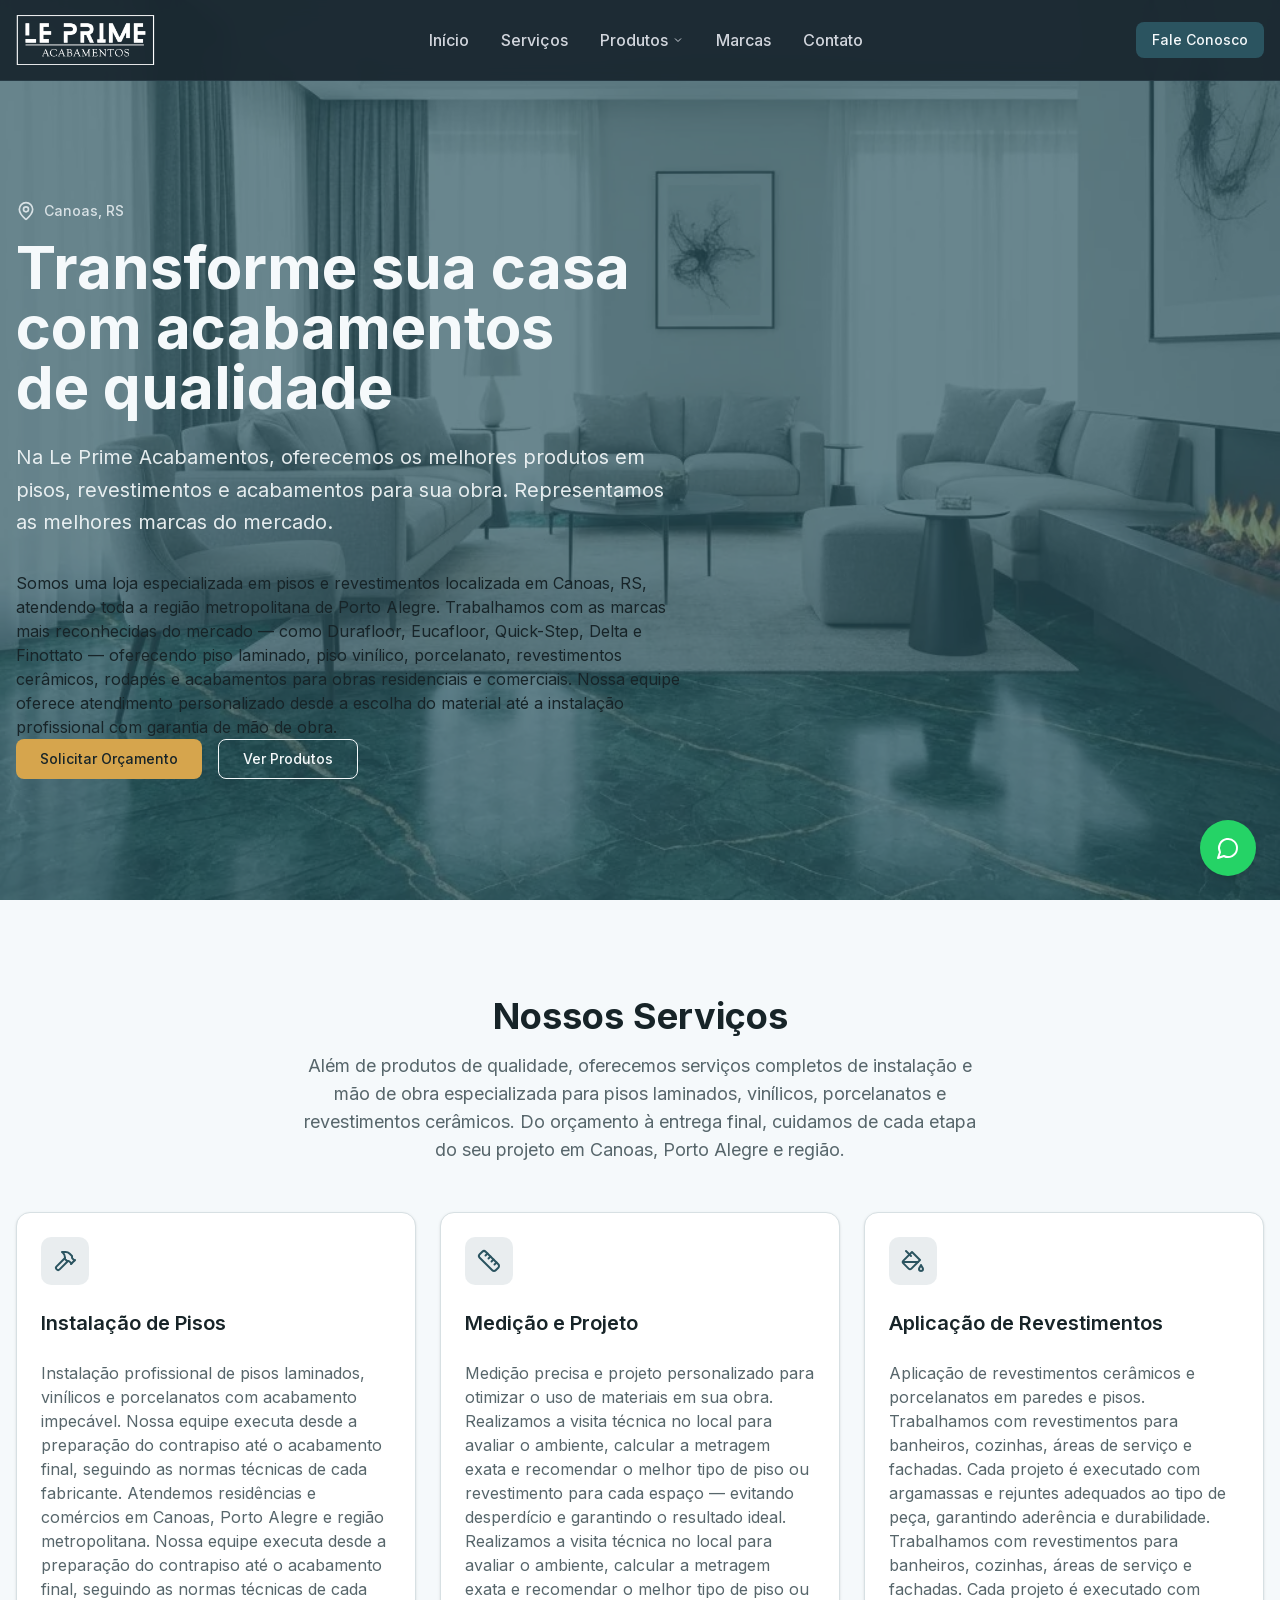
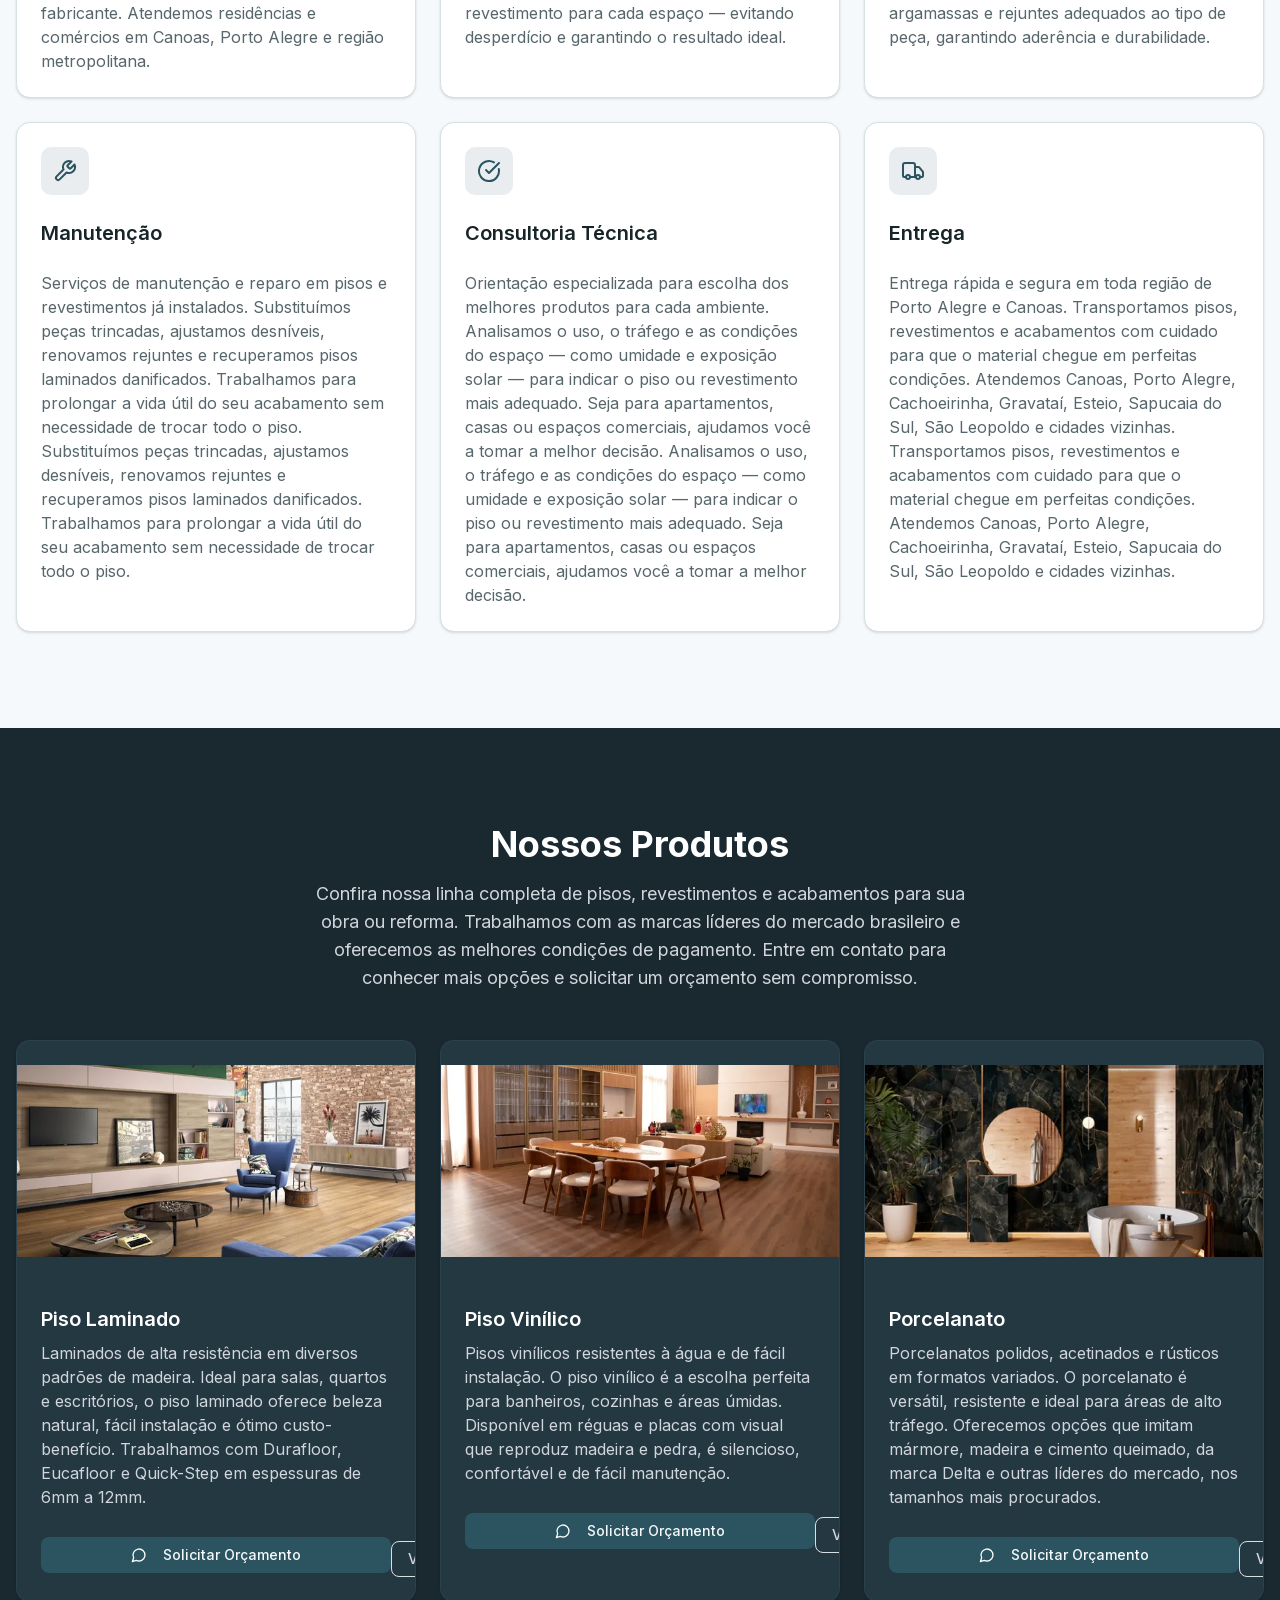
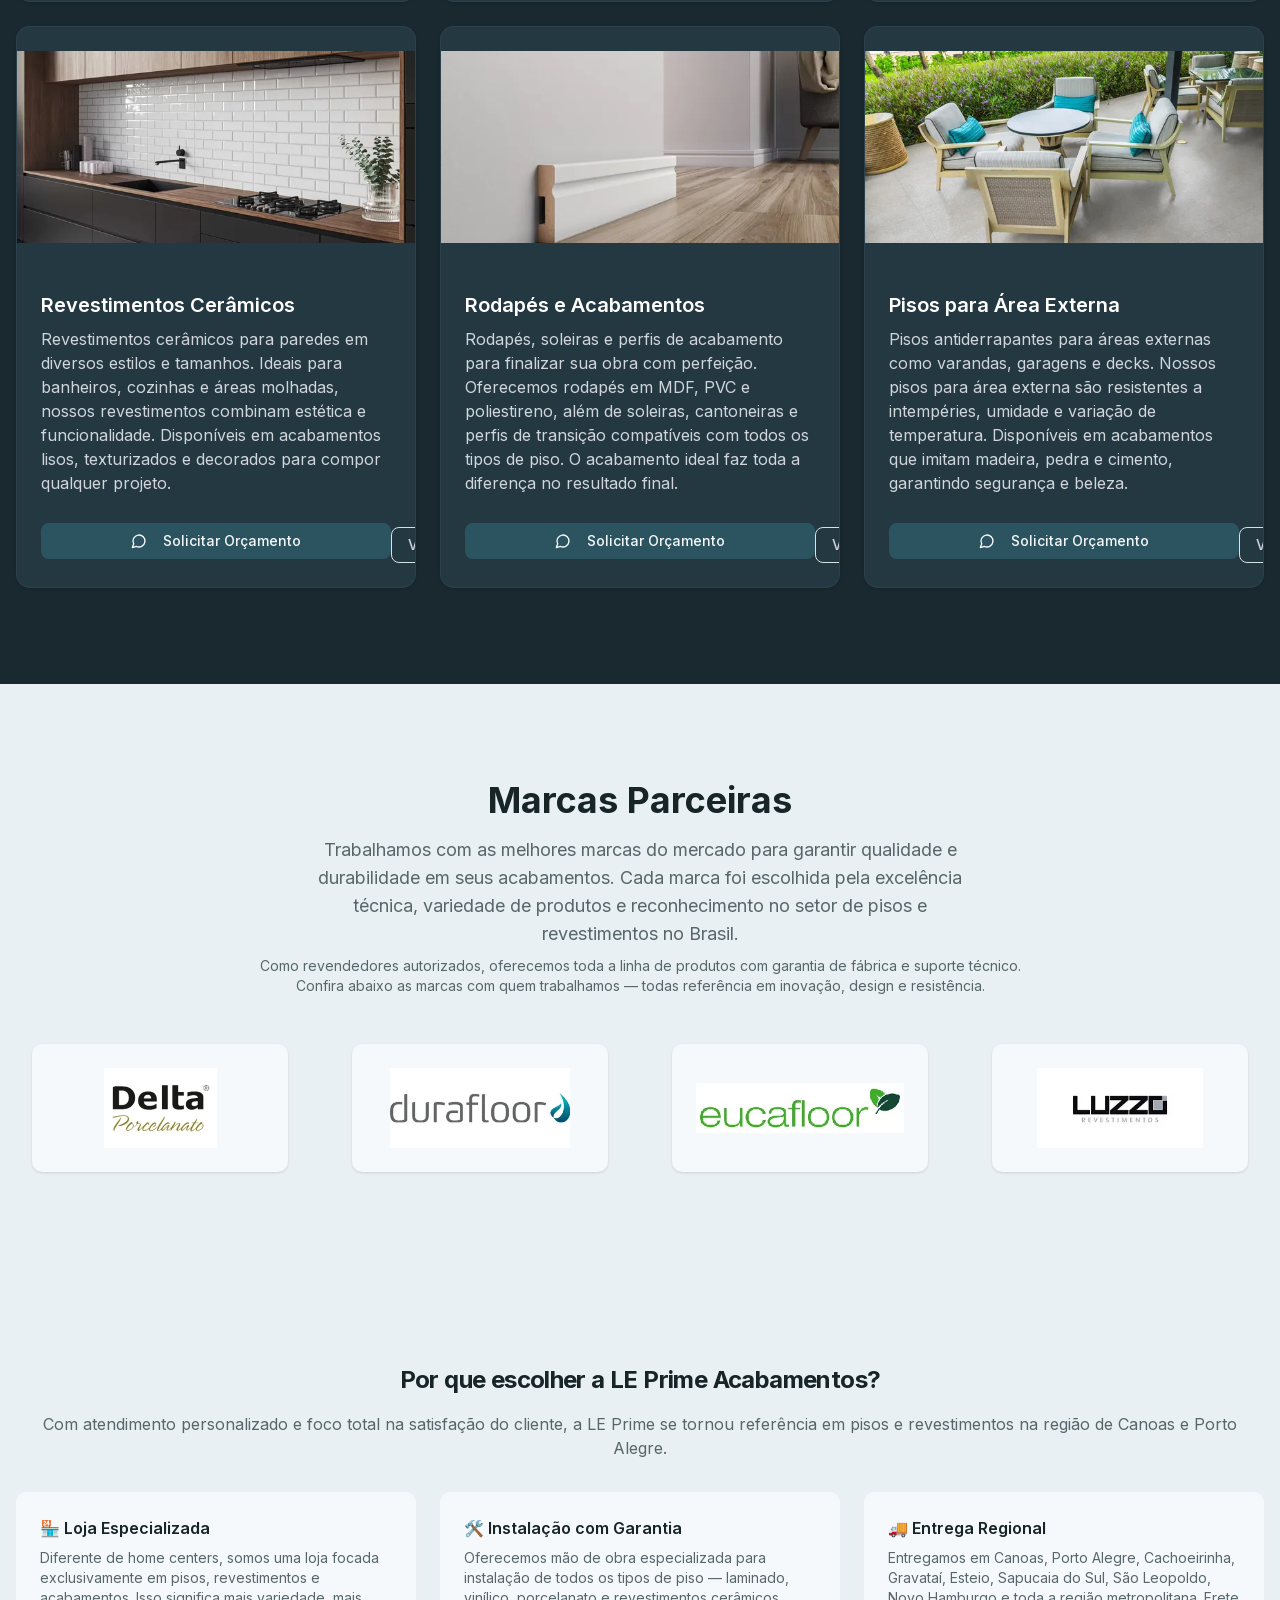
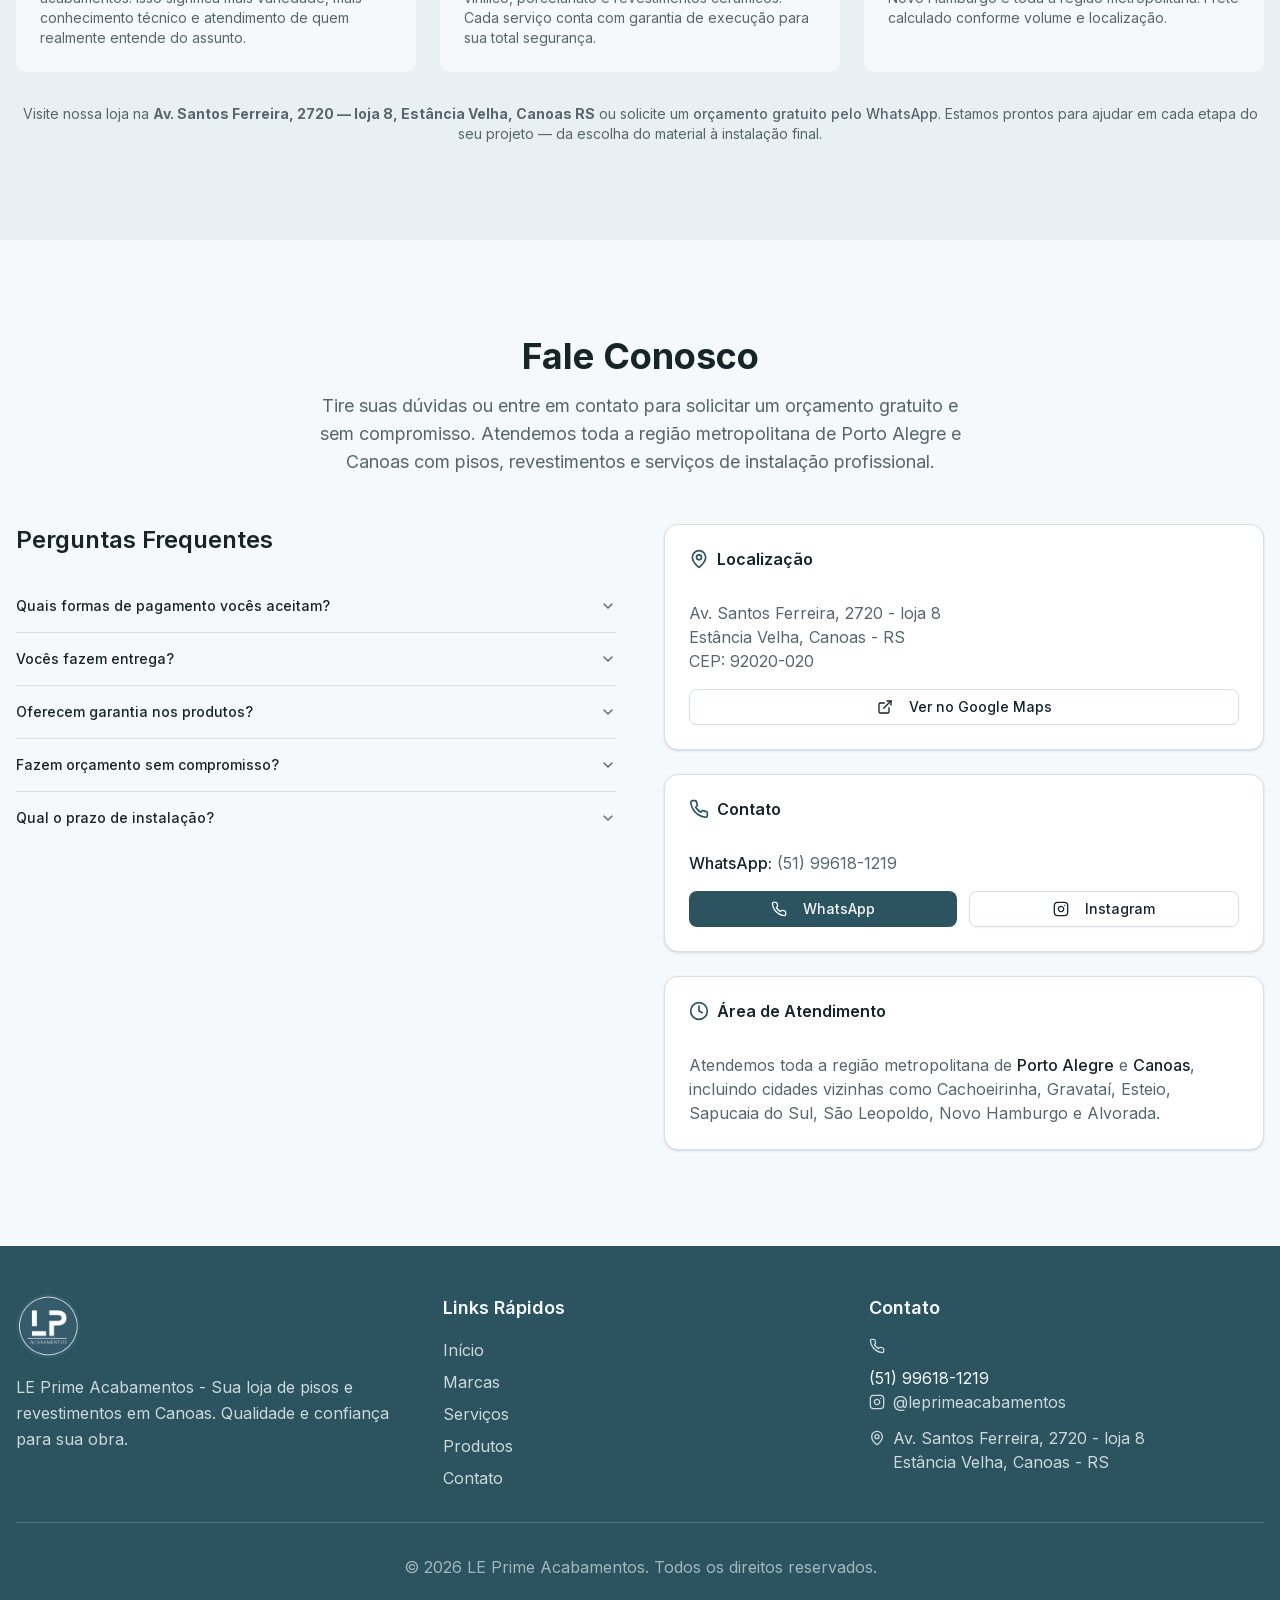
<file: public/index.html>
<!DOCTYPE html><!--xHjGhmibAjCut7b3ZmkVr--><html lang="pt-BR"><head><meta charSet="utf-8"/><link rel="canonical" href="https://www.leprimeacabamentos.com.br"/><meta name="google-site-verification" content="google7a847de739270bcd"/><meta name="robots" content="index, follow, max-image-preview:large, max-snippet:-1, max-video-preview:-1"/><link rel="icon" href="/favicon.ico" sizes="48x48"/><link rel="icon" type="image/png" href="/favicon-32x32.png" sizes="32x32"/><link rel="icon" type="image/png" href="/favicon-16x16.png" sizes="16x16"/><link rel="apple-touch-icon" href="/apple-touch-icon-180x180.png" sizes="180x180"/><link rel="icon" type="image/png" href="/icon-192x192.png" sizes="192x192"/><meta name="viewport" content="width=device-width, initial-scale=1"/><link rel="preload" href="_next/static/media/2a65768255d6b625-s.p.d19752fb.woff2" as="font" crossorigin="" type="font/woff2"/><link rel="preload" href="_next/static/media/83afe278b6a6bb3c-s.p.3a6ba036.woff2" as="font" crossorigin="" type="font/woff2"/><link rel="preload" as="image" href="hero-sala-moderna.webp"/><link rel="stylesheet" href="_next/static/chunks/842a266dc51f38ae.css" data-precedence="next"/><link rel="stylesheet" href="_next/static/chunks/28640b6b46b6583d.css" data-precedence="next"/><link rel="preload" as="script" fetchPriority="low" href="_next/static/chunks/1b8222eaa4158497.js"/><script src="_next/static/chunks/248cba0fcb3874ed.js" async=""></script><script src="_next/static/chunks/71174f05e5b388a3.js" async=""></script><script src="_next/static/chunks/bd99abf99bce4932.js" async=""></script><script src="_next/static/chunks/turbopack-7b4e3e3dbc8dd6b5.js" async=""></script><script src="_next/static/chunks/ff1a16fafef87110.js" async=""></script><script src="_next/static/chunks/247eb132b7f7b574.js" async=""></script><script src="_next/static/chunks/0c6932420e96e619.js" async=""></script><script src="_next/static/chunks/216e744715e0ec8f.js" async=""></script><meta name="next-size-adjust" content=""/><title>LE Prime Acabamentos | Pisos Laminados, Vinílicos, Porcelanato e Revestimentos em Canoas RS</title><meta name="description" content="Loja de pisos e revestimentos em Canoas, RS. Piso laminado, vinílico, porcelanato e revestimentos cerâmicos das marcas Durafloor, Eucafloor e Quick-Step. Instalação profissional com garantia. Entrega para Porto Alegre e toda região metropolitana. Orçamento grátis!"/><meta name="generator" content="v0.app"/><meta name="keywords" content="loja de pisos canoas, piso laminado canoas, porcelanato canoas rs, piso vinílico canoas, revestimentos canoas, acabamentos canoas, loja de pisos porto alegre, instalação de piso, Durafloor, Eucafloor, Quick-Step, rodapé, piso área externa, revestimento cerâmico"/><meta property="og:title" content="LE Prime Acabamentos | Pisos e Revestimentos em Canoas, RS"/><meta property="og:description" content="Loja de pisos e revestimentos em Canoas, RS. Piso laminado, vinílico, porcelanato e revestimentos cerâmicos das marcas Durafloor, Eucafloor e Quick-Step. Instalação profissional com garantia. Entrega para Porto Alegre e toda região metropolitana. Orçamento grátis!"/><meta property="og:locale" content="pt_BR"/><meta property="og:type" content="website"/><meta property="og:url" content="https://www.leprimeacabamentos.com.br"/><meta property="og:site_name" content="LE Prime Acabamentos"/><meta property="og:image" content="https://www.leprimeacabamentos.com.br/images/og-image.jpg"/><meta property="og:image:width" content="1200"/><meta property="og:image:height" content="630"/><meta property="og:image:alt" content="LE Prime Acabamentos — Pisos, Revestimentos e Acabamentos em Canoas RS"/><meta name="twitter:card" content="summary_large_image"/><meta name="twitter:title" content="LE Prime Acabamentos | Pisos e Revestimentos em Canoas, RS"/><meta name="twitter:description" content="Loja de acabamentos em Canoas, RS. Pisos laminados, vinílicos, porcelanatos e revestimentos das melhores marcas."/><meta name="twitter:image" content="https://www.leprimeacabamentos.com.br/images/og-image.jpg"/><script src="_next/static/chunks/a6dad97d9634a72d.js" noModule=""></script><script>!function(f,b,e,v,n,t,s){if(f.fbq)return;n=f.fbq=function(){n.callMethod?n.callMethod.apply(n,arguments):n.queue.push(arguments)};if(!f._fbq)f._fbq=n;n.push=n;n.loaded=!0;n.version='2.0';n.queue=[];t=b.createElement(e);t.async=!0;t.src=v;s=b.getElementsByTagName(e)[0];s.parentNode.insertBefore(t,s)}(window,document,'script','https://connect.facebook.net/en_US/fbevents.js');fbq('init','460157146189264');fbq('track','PageView');</script><noscript><img height="1" width="1" style="display:none" src="https://www.facebook.com/tr?id=460157146189264&ev=PageView&noscript=1"/></noscript><script>(function(w,d,s,l,i){w[l]=w[l]||[];w[l].push({'gtm.start':new Date().getTime(),event:'gtm.js'});var f=d.getElementsByTagName(s)[0],j=d.createElement(s),dl=l!='dataLayer'?'&l='+l:'';j.async=true;j.src='https://www.googletagmanager.com/gtm.js?id='+i+dl;f.parentNode.insertBefore(j,f);})(window,document,'script','dataLayer','GTM-TZK64F4Z');</script><script type="application/ld+json">{"@context":"https://schema.org","@type":"LocalBusiness","name":"LE Prime Acabamentos","description":"Loja especializada em pisos laminados, vinílicos, porcelanatos, revestimentos e acabamentos em Canoas, RS. Atendimento personalizado e instalação profissional para toda região metropolitana de Porto Alegre.","url":"https://www.leprimeacabamentos.com.br","logo":"https://www.leprimeacabamentos.com.br/images/leprime-logo.png","image":"https://www.leprimeacabamentos.com.br/images/og-image.jpg","address":{"@type":"PostalAddress","streetAddress":"Canoas","addressLocality":"Canoas","addressRegion":"RS","addressCountry":"BR"},"geo":{"@type":"GeoCoordinates","latitude":"-29.9175","longitude":"-51.1860"},"openingHoursSpecification":[{"@type":"OpeningHoursSpecification","dayOfWeek":["Monday","Tuesday","Wednesday","Thursday","Friday"],"opens":"09:00","closes":"18:00"},{"@type":"OpeningHoursSpecification","dayOfWeek":"Saturday","opens":"09:00","closes":"13:00"}],"priceRange":"$$","areaServed":["Canoas","Porto Alegre","Região Metropolitana de Porto Alegre"],"sameAs":[]}</script><script type="application/ld+json">{"@context":"https://schema.org","@type":"FAQPage","mainEntity":[{"@type":"Question","name":"Quais formas de pagamento vocês aceitam?","acceptedAnswer":{"@type":"Answer","text":"Aceitamos cartão de crédito (parcelado em até 10x), débito, PIX, boleto bancário e dinheiro. Condições especiais para pagamento à vista. Consulte nosso time para a melhor condição para seu projeto."}},{"@type":"Question","name":"Vocês fazem entrega?","acceptedAnswer":{"@type":"Answer","text":"Sim! Fazemos entrega para Canoas, Porto Alegre e toda a região metropolitana. O frete é calculado conforme a quantidade de material e a localização. Consulte prazos e valores pelo nosso WhatsApp."}},{"@type":"Question","name":"Oferecem garantia nos produtos?","acceptedAnswer":{"@type":"Answer","text":"Todos os nossos produtos contam com garantia de fábrica. Trabalhamos apenas com marcas reconhecidas como Durafloor, Eucafloor, Quick-Step, Delta e outras, garantindo qualidade e durabilidade. Além disso, nossos serviços de instalação possuem garantia de mão de obra."}},{"@type":"Question","name":"Fazem orçamento sem compromisso?","acceptedAnswer":{"@type":"Answer","text":"Com certeza! Oferecemos orçamento gratuito e sem compromisso. Basta nos enviar as medidas do ambiente ou agendar uma visita técnica. Entre em contato pelo WhatsApp (51) 99618-1219 e nossa equipe terá prazer em ajudar."}},{"@type":"Question","name":"Qual o prazo de instalação?","acceptedAnswer":{"@type":"Answer","text":"O prazo depende do tipo de piso, tamanho da área e complexidade do projeto. Em média, a instalação de piso laminado ou vinílico leva de 1 a 3 dias para ambientes residenciais. Porcelanato e revestimentos cerâmicos podem levar de 3 a 7 dias. Após a medição, informamos o prazo exato para o seu projeto."}}]}</script>
<!-- GA4 Event Tracking — clique_whatsapp, scroll_50, envio_formulario -->
<script>
(function(){
  // Ensure gtag is available (GTM loads gtag/js but may not expose globally)
  window.dataLayer = window.dataLayer || [];
  if (typeof window.gtag !== 'function') {
    window.gtag = function(){ window.dataLayer.push(arguments); };
  }

  // === 1. CLIQUE WHATSAPP ===
  document.addEventListener('click', function(e) {
    var link = e.target.closest('a[href*="wa.me"]');
    if (!link) return;
    
    var href = link.getAttribute('href') || '';
    var produto = '';
    
    // Extract product from pre-filled WhatsApp text
    var textMatch = href.match(/text=.*sobre\s+(.+?)$/i);
    if (textMatch) {
      produto = decodeURIComponent(textMatch[1]).replace(/\+/g, ' ');
    }
    
    // Determine click location
    var section = link.closest('section');
    var sectionId = section ? section.id : '';
    var isFloatingButton = link.classList.contains('fixed') || 
                           (link.getAttribute('class') || '').indexOf('fixed') !== -1;
    var origem = isFloatingButton ? 'botao_flutuante' : (sectionId || 'outro');
    
    // Send GA4 event
    gtag('event', 'clique_whatsapp', {
      event_category: 'engajamento',
      event_label: produto || origem,
      link_url: href,
      produto: produto,
      origem: origem
    });
    
    // Also send to Meta Pixel
    if (typeof fbq === 'function') {
      fbq('track', 'Contact', {
        content_name: produto || 'WhatsApp',
        content_category: origem
      });
    }
  }, true);

  // === 2. SCROLL 50% ===
  var scroll50Fired = false;
  function checkScroll() {
    if (scroll50Fired) return;
    var scrollTop = window.pageYOffset || document.documentElement.scrollTop;
    var docHeight = document.documentElement.scrollHeight - window.innerHeight;
    if (docHeight > 0 && (scrollTop / docHeight) >= 0.5) {
      scroll50Fired = true;
      gtag('event', 'scroll_50', {
        event_category: 'engajamento',
        event_label: 'pagina_principal',
        percent_scrolled: 50
      });
      window.removeEventListener('scroll', checkScroll);
    }
  }
  window.addEventListener('scroll', checkScroll, { passive: true });

  // === 3. ENVIO FORMULARIO (preparado para futuro) ===
  document.addEventListener('submit', function(e) {
    var form = e.target;
    if (!form || form.tagName !== 'FORM') return;
    
    var formId = form.id || form.getAttribute('name') || 'formulario_contato';
    
    gtag('event', 'envio_formulario', {
      event_category: 'conversao',
      event_label: formId,
      form_id: formId
    });
    
    if (typeof fbq === 'function') {
      fbq('track', 'Lead', { content_name: formId });
    }
  }, true);

  // === 4. CTA CLICKS (bonus: track all CTA buttons) ===
  document.addEventListener('click', function(e) {
    var btn = e.target.closest('a[href*="tel:"], a[href*="mailto:"]');
    if (!btn) return;
    
    var href = btn.getAttribute('href') || '';
    var tipo = href.indexOf('tel:') === 0 ? 'telefone' : 'email';
    
    gtag('event', 'clique_contato', {
      event_category: 'engajamento',
      event_label: tipo,
      link_url: href
    });
  }, true);
})();
</script>
</head><body class="font-sans antialiased"><noscript><iframe src="https://www.googletagmanager.com/ns.html?id=GTM-TZK64F4Z" height="0" width="0" style="display:none;visibility:hidden"></iframe></noscript><div hidden=""><!--$--><!--/$--></div><main class="min-h-screen"><header class="fixed top-0 left-0 right-0 z-50 bg-[#1a2830]/95 backdrop-blur-sm border-b border-[#3d5a6c]/30"><div class="container mx-auto px-4"><div class="flex items-center justify-between h-16 md:h-20"><a href="#inicio" title="Página inicial LE Prime Acabamentos" class="flex items-center"><img alt="LE Prime Acabamentos" loading="eager" width="180" height="60" decoding="async" data-nimg="1" class="h-10 md:h-14 w-auto" style="color:transparent" src="images/leprime-logo.png"/></a><nav class="hidden md:flex items-center gap-8"><a href="#inicio" title="Página inicial LE Prime Acabamentos" class="text-gray-300 hover:text-white font-medium transition-colors">Início</a><a href="#servicos" title="Nossos serviços de pisos e revestimentos" class="text-gray-300 hover:text-white font-medium transition-colors">Serviços</a><div class="relative group">
        <a href="#produtos" title="Produtos: pisos, porcelanato e revestimentos" class="text-gray-300 hover:text-white font-medium transition-colors inline-flex items-center gap-1">Produtos<svg width="12" height="12" viewBox="0 0 24 24" fill="none" stroke="currentColor" stroke-width="2" class="mt-0.5"><polyline points="6 9 12 15 18 9"/></svg></a>
        <div class="absolute top-full left-1/2 -translate-x-1/2 pt-2 opacity-0 invisible group-hover:opacity-100 group-hover:visible transition-all duration-200 z-50">
          <div class="bg-[#243842] border border-[#3d5a6c]/40 rounded-lg shadow-xl py-2 min-w-[220px]">
          <a href="/produtos/piso-laminado" class="block px-4 py-2 text-sm text-gray-300 hover:text-white hover:bg-[#1a2830]/80 transition-colors">Piso Laminado</a>
          <a href="/produtos/piso-vinilico" class="block px-4 py-2 text-sm text-gray-300 hover:text-white hover:bg-[#1a2830]/80 transition-colors">Piso Vinílico</a>
          <a href="/produtos/porcelanato" class="block px-4 py-2 text-sm text-gray-300 hover:text-white hover:bg-[#1a2830]/80 transition-colors">Porcelanato</a>
          <a href="/produtos/revestimentos-ceramicos" class="block px-4 py-2 text-sm text-gray-300 hover:text-white hover:bg-[#1a2830]/80 transition-colors">Revestimentos Cerâmicos</a>
          <a href="/produtos/rodapes-acabamentos" class="block px-4 py-2 text-sm text-gray-300 hover:text-white hover:bg-[#1a2830]/80 transition-colors">Rodapés e Acabamentos</a>
          <a href="/produtos/pisos-area-externa" class="block px-4 py-2 text-sm text-gray-300 hover:text-white hover:bg-[#1a2830]/80 transition-colors">Pisos para Área Externa</a>
          </div>
        </div>
      </div><a href="#marcas" title="Marcas parceiras" class="text-gray-300 hover:text-white font-medium transition-colors">Marcas</a><a href="#contato" title="Contato e orçamento" class="text-gray-300 hover:text-white font-medium transition-colors">Contato</a></nav><div class="hidden md:block"><a href="https://wa.me/5551996181219" title="Fale conosco pelo WhatsApp" target="_blank" rel="noopener noreferrer" data-slot="button" class="inline-flex items-center justify-center gap-2 whitespace-nowrap rounded-md text-sm font-medium transition-all disabled:pointer-events-none disabled:opacity-50 [&amp;_svg]:pointer-events-none [&amp;_svg:not([class*=&#x27;size-&#x27;])]:size-4 shrink-0 [&amp;_svg]:shrink-0 outline-none focus-visible:border-ring focus-visible:ring-ring/50 focus-visible:ring-[3px] aria-invalid:ring-destructive/20 dark:aria-invalid:ring-destructive/40 aria-invalid:border-destructive text-primary-foreground h-9 px-4 py-2 has-[&gt;svg]:px-3 bg-primary hover:bg-primary/90">Fale Conosco</a></div><button class="md:hidden p-2 text-gray-300" aria-label="Toggle menu"><svg xmlns="http://www.w3.org/2000/svg" width="24" height="24" viewBox="0 0 24 24" fill="none" stroke="currentColor" stroke-width="2" stroke-linecap="round" stroke-linejoin="round" class="lucide lucide-menu h-6 w-6"><line x1="4" x2="20" y1="12" y2="12"></line><line x1="4" x2="20" y1="6" y2="6"></line><line x1="4" x2="20" y1="18" y2="18"></line></svg></button></div></div></header><section id="inicio" class="relative min-h-screen flex items-center pt-20 overflow-hidden"><div class="absolute inset-0 z-0"><img alt="Sala moderna com piso porcelanato polido e acabamento premium — LE Prime Acabamentos Canoas RS" decoding="async" data-nimg="fill" class="object-cover" style="position:absolute;height:100%;width:100%;left:0;top:0;right:0;bottom:0;color:transparent" src="hero-sala-moderna.webp" fetchpriority="high"/><div class="absolute inset-0 bg-primary/70"></div></div><div class="container mx-auto px-4 relative z-10"><div class="max-w-3xl"><div class="flex items-center gap-2 text-primary-foreground/80 mb-4"><svg xmlns="http://www.w3.org/2000/svg" width="24" height="24" viewBox="0 0 24 24" fill="none" stroke="currentColor" stroke-width="2" stroke-linecap="round" stroke-linejoin="round" class="lucide lucide-map-pin h-5 w-5"><path d="M20 10c0 4.993-5.539 10.193-7.399 11.799a1 1 0 0 1-1.202 0C9.539 20.193 4 14.993 4 10a8 8 0 0 1 16 0"></path><circle cx="12" cy="10" r="3"></circle></svg><span class="text-sm font-medium">Canoas, RS</span></div><h1 class="text-4xl md:text-5xl lg:text-6xl font-bold text-primary-foreground mb-6 text-balance">Transforme sua casa com acabamentos de qualidade</h1><p class="text-lg md:text-xl text-primary-foreground/90 mb-8 leading-relaxed max-w-2xl">Na Le Prime Acabamentos, oferecemos os melhores produtos em pisos, revestimentos e acabamentos para sua obra. Representamos as melhores marcas do mercado.</p><p class="text-base md:text-lg text-foreground/70 max-w-2xl mt-4">Somos uma loja especializada em pisos e revestimentos localizada em Canoas, RS, atendendo toda a região metropolitana de Porto Alegre. Trabalhamos com as marcas mais reconhecidas do mercado — como Durafloor, Eucafloor, Quick-Step, Delta e Finottato — oferecendo piso laminado, piso vinílico, porcelanato, revestimentos cerâmicos, rodapés e acabamentos para obras residenciais e comerciais. Nossa equipe oferece atendimento personalizado desde a escolha do material até a instalação profissional com garantia de mão de obra.</p><div class="flex flex-col sm:flex-row gap-4"><a href="https://wa.me/5551996181219" title="Fale conosco pelo WhatsApp" target="_blank" rel="noopener noreferrer" data-slot="button" class="inline-flex items-center justify-center gap-2 whitespace-nowrap text-sm font-medium transition-all disabled:pointer-events-none disabled:opacity-50 [&amp;_svg]:pointer-events-none [&amp;_svg:not([class*=&#x27;size-&#x27;])]:size-4 shrink-0 [&amp;_svg]:shrink-0 outline-none focus-visible:border-ring focus-visible:ring-ring/50 focus-visible:ring-[3px] aria-invalid:ring-destructive/20 dark:aria-invalid:ring-destructive/40 aria-invalid:border-destructive h-10 rounded-md px-6 has-[&gt;svg]:px-4 bg-accent text-accent-foreground hover:bg-accent/90">Solicitar Orçamento</a><a href="#produtos" title="Produtos: pisos, porcelanato e revestimentos" data-slot="button" class="inline-flex items-center justify-center gap-2 whitespace-nowrap text-sm font-medium transition-all disabled:pointer-events-none disabled:opacity-50 [&amp;_svg]:pointer-events-none [&amp;_svg:not([class*=&#x27;size-&#x27;])]:size-4 shrink-0 [&amp;_svg]:shrink-0 outline-none focus-visible:border-ring focus-visible:ring-ring/50 focus-visible:ring-[3px] aria-invalid:ring-destructive/20 dark:aria-invalid:ring-destructive/40 aria-invalid:border-destructive border shadow-xs hover:text-accent-foreground dark:bg-input/30 dark:border-input dark:hover:bg-input/50 h-10 rounded-md px-6 has-[&gt;svg]:px-4 border-primary-foreground text-primary-foreground hover:bg-primary-foreground/10 bg-transparent">Ver Produtos</a></div></div></div></section><section id="servicos" class="py-16 md:py-24 bg-background"><div class="container mx-auto px-4"><div class="text-center mb-12"><h2 class="text-3xl md:text-4xl font-bold text-foreground mb-4">Nossos Serviços</h2><p class="text-muted-foreground text-lg max-w-2xl mx-auto">Além de produtos de qualidade, oferecemos serviços completos de instalação e mão de obra especializada para pisos laminados, vinílicos, porcelanatos e revestimentos cerâmicos. Do orçamento à entrega final, cuidamos de cada etapa do seu projeto em Canoas, Porto Alegre e região.</p></div><div class="grid grid-cols-1 md:grid-cols-2 lg:grid-cols-3 gap-6"><div data-slot="card" class="bg-card text-card-foreground flex flex-col gap-6 rounded-xl border py-6 shadow-sm border-border hover:border-primary/50 transition-colors"><div data-slot="card-header" class="@container/card-header grid auto-rows-min grid-rows-[auto_auto] items-start gap-2 px-6 has-data-[slot=card-action]:grid-cols-[1fr_auto] [.border-b]:pb-6"><div class="w-12 h-12 rounded-lg bg-primary/10 flex items-center justify-center mb-4"><svg xmlns="http://www.w3.org/2000/svg" width="24" height="24" viewBox="0 0 24 24" fill="none" stroke="currentColor" stroke-width="2" stroke-linecap="round" stroke-linejoin="round" class="lucide lucide-hammer h-6 w-6 text-primary"><path d="m15 12-8.373 8.373a1 1 0 1 1-3-3L12 9"></path><path d="m18 15 4-4"></path><path d="m21.5 11.5-1.914-1.914A2 2 0 0 1 19 8.172V7l-2.26-2.26a6 6 0 0 0-4.202-1.756L9 2.96l.92.82A6.18 6.18 0 0 1 12 8.4V10l2 2h1.172a2 2 0 0 1 1.414.586L18.5 14.5"></path></svg></div><div data-slot="card-title" class="font-semibold text-xl">Instalação de Pisos</div></div><div data-slot="card-content" class="px-6"><div data-slot="card-description" class="text-muted-foreground text-base">Instalação profissional de pisos laminados, vinílicos e porcelanatos com acabamento impecável. Nossa equipe executa desde a preparação do contrapiso até o acabamento final, seguindo as normas técnicas de cada fabricante. Atendemos residências e comércios em Canoas, Porto Alegre e região metropolitana. Nossa equipe executa desde a preparação do contrapiso até o acabamento final, seguindo as normas técnicas de cada fabricante. Atendemos residências e comércios em Canoas, Porto Alegre e região metropolitana.</div></div></div><div data-slot="card" class="bg-card text-card-foreground flex flex-col gap-6 rounded-xl border py-6 shadow-sm border-border hover:border-primary/50 transition-colors"><div data-slot="card-header" class="@container/card-header grid auto-rows-min grid-rows-[auto_auto] items-start gap-2 px-6 has-data-[slot=card-action]:grid-cols-[1fr_auto] [.border-b]:pb-6"><div class="w-12 h-12 rounded-lg bg-primary/10 flex items-center justify-center mb-4"><svg xmlns="http://www.w3.org/2000/svg" width="24" height="24" viewBox="0 0 24 24" fill="none" stroke="currentColor" stroke-width="2" stroke-linecap="round" stroke-linejoin="round" class="lucide lucide-ruler h-6 w-6 text-primary"><path d="M21.3 15.3a2.4 2.4 0 0 1 0 3.4l-2.6 2.6a2.4 2.4 0 0 1-3.4 0L2.7 8.7a2.41 2.41 0 0 1 0-3.4l2.6-2.6a2.41 2.41 0 0 1 3.4 0Z"></path><path d="m14.5 12.5 2-2"></path><path d="m11.5 9.5 2-2"></path><path d="m8.5 6.5 2-2"></path><path d="m17.5 15.5 2-2"></path></svg></div><div data-slot="card-title" class="font-semibold text-xl">Medição e Projeto</div></div><div data-slot="card-content" class="px-6"><div data-slot="card-description" class="text-muted-foreground text-base">Medição precisa e projeto personalizado para otimizar o uso de materiais em sua obra. Realizamos a visita técnica no local para avaliar o ambiente, calcular a metragem exata e recomendar o melhor tipo de piso ou revestimento para cada espaço — evitando desperdício e garantindo o resultado ideal. Realizamos a visita técnica no local para avaliar o ambiente, calcular a metragem exata e recomendar o melhor tipo de piso ou revestimento para cada espaço — evitando desperdício e garantindo o resultado ideal.</div></div></div><div data-slot="card" class="bg-card text-card-foreground flex flex-col gap-6 rounded-xl border py-6 shadow-sm border-border hover:border-primary/50 transition-colors"><div data-slot="card-header" class="@container/card-header grid auto-rows-min grid-rows-[auto_auto] items-start gap-2 px-6 has-data-[slot=card-action]:grid-cols-[1fr_auto] [.border-b]:pb-6"><div class="w-12 h-12 rounded-lg bg-primary/10 flex items-center justify-center mb-4"><svg xmlns="http://www.w3.org/2000/svg" width="24" height="24" viewBox="0 0 24 24" fill="none" stroke="currentColor" stroke-width="2" stroke-linecap="round" stroke-linejoin="round" class="lucide lucide-paint-bucket h-6 w-6 text-primary"><path d="m19 11-8-8-8.6 8.6a2 2 0 0 0 0 2.8l5.2 5.2c.8.8 2 .8 2.8 0L19 11Z"></path><path d="m5 2 5 5"></path><path d="M2 13h15"></path><path d="M22 20a2 2 0 1 1-4 0c0-1.6 1.7-2.4 2-4 .3 1.6 2 2.4 2 4Z"></path></svg></div><div data-slot="card-title" class="font-semibold text-xl">Aplicação de Revestimentos</div></div><div data-slot="card-content" class="px-6"><div data-slot="card-description" class="text-muted-foreground text-base">Aplicação de revestimentos cerâmicos e porcelanatos em paredes e pisos. Trabalhamos com revestimentos para banheiros, cozinhas, áreas de serviço e fachadas. Cada projeto é executado com argamassas e rejuntes adequados ao tipo de peça, garantindo aderência e durabilidade. Trabalhamos com revestimentos para banheiros, cozinhas, áreas de serviço e fachadas. Cada projeto é executado com argamassas e rejuntes adequados ao tipo de peça, garantindo aderência e durabilidade.</div></div></div><div data-slot="card" class="bg-card text-card-foreground flex flex-col gap-6 rounded-xl border py-6 shadow-sm border-border hover:border-primary/50 transition-colors"><div data-slot="card-header" class="@container/card-header grid auto-rows-min grid-rows-[auto_auto] items-start gap-2 px-6 has-data-[slot=card-action]:grid-cols-[1fr_auto] [.border-b]:pb-6"><div class="w-12 h-12 rounded-lg bg-primary/10 flex items-center justify-center mb-4"><svg xmlns="http://www.w3.org/2000/svg" width="24" height="24" viewBox="0 0 24 24" fill="none" stroke="currentColor" stroke-width="2" stroke-linecap="round" stroke-linejoin="round" class="lucide lucide-wrench h-6 w-6 text-primary"><path d="M14.7 6.3a1 1 0 0 0 0 1.4l1.6 1.6a1 1 0 0 0 1.4 0l3.77-3.77a6 6 0 0 1-7.94 7.94l-6.91 6.91a2.12 2.12 0 0 1-3-3l6.91-6.91a6 6 0 0 1 7.94-7.94l-3.76 3.76z"></path></svg></div><div data-slot="card-title" class="font-semibold text-xl">Manutenção</div></div><div data-slot="card-content" class="px-6"><div data-slot="card-description" class="text-muted-foreground text-base">Serviços de manutenção e reparo em pisos e revestimentos já instalados. Substituímos peças trincadas, ajustamos desníveis, renovamos rejuntes e recuperamos pisos laminados danificados. Trabalhamos para prolongar a vida útil do seu acabamento sem necessidade de trocar todo o piso. Substituímos peças trincadas, ajustamos desníveis, renovamos rejuntes e recuperamos pisos laminados danificados. Trabalhamos para prolongar a vida útil do seu acabamento sem necessidade de trocar todo o piso.</div></div></div><div data-slot="card" class="bg-card text-card-foreground flex flex-col gap-6 rounded-xl border py-6 shadow-sm border-border hover:border-primary/50 transition-colors"><div data-slot="card-header" class="@container/card-header grid auto-rows-min grid-rows-[auto_auto] items-start gap-2 px-6 has-data-[slot=card-action]:grid-cols-[1fr_auto] [.border-b]:pb-6"><div class="w-12 h-12 rounded-lg bg-primary/10 flex items-center justify-center mb-4"><svg xmlns="http://www.w3.org/2000/svg" width="24" height="24" viewBox="0 0 24 24" fill="none" stroke="currentColor" stroke-width="2" stroke-linecap="round" stroke-linejoin="round" class="lucide lucide-circle-check-big h-6 w-6 text-primary"><path d="M21.801 10A10 10 0 1 1 17 3.335"></path><path d="m9 11 3 3L22 4"></path></svg></div><div data-slot="card-title" class="font-semibold text-xl">Consultoria Técnica</div></div><div data-slot="card-content" class="px-6"><div data-slot="card-description" class="text-muted-foreground text-base">Orientação especializada para escolha dos melhores produtos para cada ambiente. Analisamos o uso, o tráfego e as condições do espaço — como umidade e exposição solar — para indicar o piso ou revestimento mais adequado. Seja para apartamentos, casas ou espaços comerciais, ajudamos você a tomar a melhor decisão. Analisamos o uso, o tráfego e as condições do espaço — como umidade e exposição solar — para indicar o piso ou revestimento mais adequado. Seja para apartamentos, casas ou espaços comerciais, ajudamos você a tomar a melhor decisão.</div></div></div><div data-slot="card" class="bg-card text-card-foreground flex flex-col gap-6 rounded-xl border py-6 shadow-sm border-border hover:border-primary/50 transition-colors"><div data-slot="card-header" class="@container/card-header grid auto-rows-min grid-rows-[auto_auto] items-start gap-2 px-6 has-data-[slot=card-action]:grid-cols-[1fr_auto] [.border-b]:pb-6"><div class="w-12 h-12 rounded-lg bg-primary/10 flex items-center justify-center mb-4"><svg xmlns="http://www.w3.org/2000/svg" width="24" height="24" viewBox="0 0 24 24" fill="none" stroke="currentColor" stroke-width="2" stroke-linecap="round" stroke-linejoin="round" class="lucide lucide-truck h-6 w-6 text-primary"><path d="M14 18V6a2 2 0 0 0-2-2H4a2 2 0 0 0-2 2v11a1 1 0 0 0 1 1h2"></path><path d="M15 18H9"></path><path d="M19 18h2a1 1 0 0 0 1-1v-3.65a1 1 0 0 0-.22-.624l-3.48-4.35A1 1 0 0 0 17.52 8H14"></path><circle cx="17" cy="18" r="2"></circle><circle cx="7" cy="18" r="2"></circle></svg></div><div data-slot="card-title" class="font-semibold text-xl">Entrega</div></div><div data-slot="card-content" class="px-6"><div data-slot="card-description" class="text-muted-foreground text-base">Entrega rápida e segura em toda região de Porto Alegre e Canoas. Transportamos pisos, revestimentos e acabamentos com cuidado para que o material chegue em perfeitas condições. Atendemos Canoas, Porto Alegre, Cachoeirinha, Gravataí, Esteio, Sapucaia do Sul, São Leopoldo e cidades vizinhas. Transportamos pisos, revestimentos e acabamentos com cuidado para que o material chegue em perfeitas condições. Atendemos Canoas, Porto Alegre, Cachoeirinha, Gravataí, Esteio, Sapucaia do Sul, São Leopoldo e cidades vizinhas.</div></div></div></div></div></section><section id="produtos" class="py-16 md:py-24 bg-[#1a2830]"><div class="container mx-auto px-4"><div class="text-center mb-12"><h2 class="text-3xl md:text-4xl font-bold text-white mb-4">Nossos Produtos</h2><p class="text-gray-300 text-lg max-w-2xl mx-auto">Confira nossa linha completa de pisos, revestimentos e acabamentos para sua obra ou reforma. Trabalhamos com as marcas líderes do mercado brasileiro e oferecemos as melhores condições de pagamento. Entre em contato para conhecer mais opções e solicitar um orçamento sem compromisso.</p></div><div class="grid grid-cols-1 md:grid-cols-2 lg:grid-cols-3 gap-6"><div data-slot="card" class="text-card-foreground flex flex-col gap-6 rounded-xl border py-6 shadow-sm overflow-hidden group bg-[#243842] border-[#3d5a6c]/30"><a href="/produtos/piso-laminado" title="Piso Laminado — LE Prime Acabamentos" class="block relative h-48 overflow-hidden"><img alt="Piso laminado de madeira alta resistência — venda e instalação em Canoas e região metropolitana de Porto Alegre" loading="lazy" decoding="async" data-nimg="fill" class="object-cover group-hover:scale-105 transition-transform duration-300" style="position:absolute;height:100%;width:100%;left:0;top:0;right:0;bottom:0;color:transparent" src="piso-laminado.webp"/></a><div data-slot="card-content" class="px-6 pt-6"><h3 class="text-xl font-semibold text-white mb-2"><a href="/produtos/piso-laminado" title="Piso Laminado — LE Prime Acabamentos" class="hover:text-[#4fb8a8] transition-colors">Piso Laminado</a></h3><p class="text-gray-300">Laminados de alta resistência em diversos padrões de madeira. Ideal para salas, quartos e escritórios, o piso laminado oferece beleza natural, fácil instalação e ótimo custo-benefício. Trabalhamos com Durafloor, Eucafloor e Quick-Step em espessuras de 6mm a 12mm.</p></div><div data-slot="card-footer" class="flex items-center px-6 [.border-t]:pt-6"><a href="https://wa.me/5551996181219?text=Olá! Gostaria de saber mais sobre Piso Laminado" target="_blank" rel="noopener noreferrer" data-slot="button" class="inline-flex items-center justify-center gap-2 whitespace-nowrap rounded-md text-sm font-medium transition-all disabled:pointer-events-none disabled:opacity-50 [&amp;_svg]:pointer-events-none [&amp;_svg:not([class*=&#x27;size-&#x27;])]:size-4 shrink-0 [&amp;_svg]:shrink-0 outline-none focus-visible:border-ring focus-visible:ring-ring/50 focus-visible:ring-[3px] aria-invalid:ring-destructive/20 dark:aria-invalid:ring-destructive/40 aria-invalid:border-destructive text-primary-foreground h-9 px-4 py-2 has-[&gt;svg]:px-3 w-full bg-primary hover:bg-primary/90"><svg xmlns="http://www.w3.org/2000/svg" width="24" height="24" viewBox="0 0 24 24" fill="none" stroke="currentColor" stroke-width="2" stroke-linecap="round" stroke-linejoin="round" class="lucide lucide-message-circle mr-2 h-4 w-4"><path d="M7.9 20A9 9 0 1 0 4 16.1L2 22Z"></path></svg>Solicitar Orçamento</a><a href="/produtos/piso-laminado" title="Piso Laminado — Saiba mais" class="inline-flex items-center justify-center gap-2 whitespace-nowrap rounded-md text-sm font-medium transition-all h-9 px-4 py-2 w-full border border-[#3d5a6c]/50 text-gray-300 hover:text-white hover:border-[#4fb8a8]/50 mt-2">Ver Detalhes</a></div></div><div data-slot="card" class="text-card-foreground flex flex-col gap-6 rounded-xl border py-6 shadow-sm overflow-hidden group bg-[#243842] border-[#3d5a6c]/30"><a href="/produtos/piso-vinilico" title="Piso Vinílico — LE Prime Acabamentos" class="block relative h-48 overflow-hidden"><img alt="Piso vinílico resistente à água para ambientes modernos — LE Prime Acabamentos Canoas RS" loading="lazy" decoding="async" data-nimg="fill" class="object-cover group-hover:scale-105 transition-transform duration-300" style="position:absolute;height:100%;width:100%;left:0;top:0;right:0;bottom:0;color:transparent" src="piso-vinilico.webp"/></a><div data-slot="card-content" class="px-6 pt-6"><h3 class="text-xl font-semibold text-white mb-2"><a href="/produtos/piso-vinilico" title="Piso Vinílico — LE Prime Acabamentos" class="hover:text-[#4fb8a8] transition-colors">Piso Vinílico</a></h3><p class="text-gray-300">Pisos vinílicos resistentes à água e de fácil instalação. O piso vinílico é a escolha perfeita para banheiros, cozinhas e áreas úmidas. Disponível em réguas e placas com visual que reproduz madeira e pedra, é silencioso, confortável e de fácil manutenção.</p></div><div data-slot="card-footer" class="flex items-center px-6 [.border-t]:pt-6"><a href="https://wa.me/5551996181219?text=Olá! Gostaria de saber mais sobre Piso Vinílico" target="_blank" rel="noopener noreferrer" data-slot="button" class="inline-flex items-center justify-center gap-2 whitespace-nowrap rounded-md text-sm font-medium transition-all disabled:pointer-events-none disabled:opacity-50 [&amp;_svg]:pointer-events-none [&amp;_svg:not([class*=&#x27;size-&#x27;])]:size-4 shrink-0 [&amp;_svg]:shrink-0 outline-none focus-visible:border-ring focus-visible:ring-ring/50 focus-visible:ring-[3px] aria-invalid:ring-destructive/20 dark:aria-invalid:ring-destructive/40 aria-invalid:border-destructive text-primary-foreground h-9 px-4 py-2 has-[&gt;svg]:px-3 w-full bg-primary hover:bg-primary/90"><svg xmlns="http://www.w3.org/2000/svg" width="24" height="24" viewBox="0 0 24 24" fill="none" stroke="currentColor" stroke-width="2" stroke-linecap="round" stroke-linejoin="round" class="lucide lucide-message-circle mr-2 h-4 w-4"><path d="M7.9 20A9 9 0 1 0 4 16.1L2 22Z"></path></svg>Solicitar Orçamento</a><a href="/produtos/piso-vinilico" title="Piso Vinílico — Saiba mais" class="inline-flex items-center justify-center gap-2 whitespace-nowrap rounded-md text-sm font-medium transition-all h-9 px-4 py-2 w-full border border-[#3d5a6c]/50 text-gray-300 hover:text-white hover:border-[#4fb8a8]/50 mt-2">Ver Detalhes</a></div></div><div data-slot="card" class="text-card-foreground flex flex-col gap-6 rounded-xl border py-6 shadow-sm overflow-hidden group bg-[#243842] border-[#3d5a6c]/30"><a href="/produtos/porcelanato" title="Porcelanato — LE Prime Acabamentos" class="block relative h-48 overflow-hidden"><img alt="Porcelanato polido e acetinado para sala e cozinha — loja de pisos em Canoas RS" loading="lazy" decoding="async" data-nimg="fill" class="object-cover group-hover:scale-105 transition-transform duration-300" style="position:absolute;height:100%;width:100%;left:0;top:0;right:0;bottom:0;color:transparent" src="porcelanato.webp"/></a><div data-slot="card-content" class="px-6 pt-6"><h3 class="text-xl font-semibold text-white mb-2"><a href="/produtos/porcelanato" title="Porcelanato — LE Prime Acabamentos" class="hover:text-[#4fb8a8] transition-colors">Porcelanato</a></h3><p class="text-gray-300">Porcelanatos polidos, acetinados e rústicos em formatos variados. O porcelanato é versátil, resistente e ideal para áreas de alto tráfego. Oferecemos opções que imitam mármore, madeira e cimento queimado, da marca Delta e outras líderes do mercado, nos tamanhos mais procurados.</p></div><div data-slot="card-footer" class="flex items-center px-6 [.border-t]:pt-6"><a href="https://wa.me/5551996181219?text=Olá! Gostaria de saber mais sobre Porcelanato" target="_blank" rel="noopener noreferrer" data-slot="button" class="inline-flex items-center justify-center gap-2 whitespace-nowrap rounded-md text-sm font-medium transition-all disabled:pointer-events-none disabled:opacity-50 [&amp;_svg]:pointer-events-none [&amp;_svg:not([class*=&#x27;size-&#x27;])]:size-4 shrink-0 [&amp;_svg]:shrink-0 outline-none focus-visible:border-ring focus-visible:ring-ring/50 focus-visible:ring-[3px] aria-invalid:ring-destructive/20 dark:aria-invalid:ring-destructive/40 aria-invalid:border-destructive text-primary-foreground h-9 px-4 py-2 has-[&gt;svg]:px-3 w-full bg-primary hover:bg-primary/90"><svg xmlns="http://www.w3.org/2000/svg" width="24" height="24" viewBox="0 0 24 24" fill="none" stroke="currentColor" stroke-width="2" stroke-linecap="round" stroke-linejoin="round" class="lucide lucide-message-circle mr-2 h-4 w-4"><path d="M7.9 20A9 9 0 1 0 4 16.1L2 22Z"></path></svg>Solicitar Orçamento</a><a href="/produtos/porcelanato" title="Porcelanato — Saiba mais" class="inline-flex items-center justify-center gap-2 whitespace-nowrap rounded-md text-sm font-medium transition-all h-9 px-4 py-2 w-full border border-[#3d5a6c]/50 text-gray-300 hover:text-white hover:border-[#4fb8a8]/50 mt-2">Ver Detalhes</a></div></div><div data-slot="card" class="text-card-foreground flex flex-col gap-6 rounded-xl border py-6 shadow-sm overflow-hidden group bg-[#243842] border-[#3d5a6c]/30"><a href="/produtos/revestimentos-ceramicos" title="Revestimentos Cerâmicos — LE Prime Acabamentos" class="block relative h-48 overflow-hidden"><img alt="Revestimentos cerâmicos para banheiro e cozinha — LE Prime Acabamentos Canoas RS" loading="lazy" decoding="async" data-nimg="fill" class="object-cover group-hover:scale-105 transition-transform duration-300" style="position:absolute;height:100%;width:100%;left:0;top:0;right:0;bottom:0;color:transparent" src="revestimentos-ceramicos.webp"/></a><div data-slot="card-content" class="px-6 pt-6"><h3 class="text-xl font-semibold text-white mb-2"><a href="/produtos/revestimentos-ceramicos" title="Revestimentos Cerâmicos — LE Prime Acabamentos" class="hover:text-[#4fb8a8] transition-colors">Revestimentos Cerâmicos</a></h3><p class="text-gray-300">Revestimentos cerâmicos para paredes em diversos estilos e tamanhos. Ideais para banheiros, cozinhas e áreas molhadas, nossos revestimentos combinam estética e funcionalidade. Disponíveis em acabamentos lisos, texturizados e decorados para compor qualquer projeto.</p></div><div data-slot="card-footer" class="flex items-center px-6 [.border-t]:pt-6"><a href="https://wa.me/5551996181219?text=Olá! Gostaria de saber mais sobre Revestimentos Cerâmicos" target="_blank" rel="noopener noreferrer" data-slot="button" class="inline-flex items-center justify-center gap-2 whitespace-nowrap rounded-md text-sm font-medium transition-all disabled:pointer-events-none disabled:opacity-50 [&amp;_svg]:pointer-events-none [&amp;_svg:not([class*=&#x27;size-&#x27;])]:size-4 shrink-0 [&amp;_svg]:shrink-0 outline-none focus-visible:border-ring focus-visible:ring-ring/50 focus-visible:ring-[3px] aria-invalid:ring-destructive/20 dark:aria-invalid:ring-destructive/40 aria-invalid:border-destructive text-primary-foreground h-9 px-4 py-2 has-[&gt;svg]:px-3 w-full bg-primary hover:bg-primary/90"><svg xmlns="http://www.w3.org/2000/svg" width="24" height="24" viewBox="0 0 24 24" fill="none" stroke="currentColor" stroke-width="2" stroke-linecap="round" stroke-linejoin="round" class="lucide lucide-message-circle mr-2 h-4 w-4"><path d="M7.9 20A9 9 0 1 0 4 16.1L2 22Z"></path></svg>Solicitar Orçamento</a><a href="/produtos/revestimentos-ceramicos" title="Revestimentos Cerâmicos — Saiba mais" class="inline-flex items-center justify-center gap-2 whitespace-nowrap rounded-md text-sm font-medium transition-all h-9 px-4 py-2 w-full border border-[#3d5a6c]/50 text-gray-300 hover:text-white hover:border-[#4fb8a8]/50 mt-2">Ver Detalhes</a></div></div><div data-slot="card" class="text-card-foreground flex flex-col gap-6 rounded-xl border py-6 shadow-sm overflow-hidden group bg-[#243842] border-[#3d5a6c]/30"><a href="/produtos/rodapes-acabamentos" title="Rodapés e Acabamentos — LE Prime Acabamentos" class="block relative h-48 overflow-hidden"><img alt="Rodapés e acabamentos para piso laminado e porcelanato — Canoas RS" loading="lazy" decoding="async" data-nimg="fill" class="object-cover group-hover:scale-105 transition-transform duration-300" style="position:absolute;height:100%;width:100%;left:0;top:0;right:0;bottom:0;color:transparent" src="rodapes-acabamentos.webp"/></a><div data-slot="card-content" class="px-6 pt-6"><h3 class="text-xl font-semibold text-white mb-2"><a href="/produtos/rodapes-acabamentos" title="Rodapés e Acabamentos — LE Prime Acabamentos" class="hover:text-[#4fb8a8] transition-colors">Rodapés e Acabamentos</a></h3><p class="text-gray-300">Rodapés, soleiras e perfis de acabamento para finalizar sua obra com perfeição. Oferecemos rodapés em MDF, PVC e poliestireno, além de soleiras, cantoneiras e perfis de transição compatíveis com todos os tipos de piso. O acabamento ideal faz toda a diferença no resultado final.</p></div><div data-slot="card-footer" class="flex items-center px-6 [.border-t]:pt-6"><a href="https://wa.me/5551996181219?text=Olá! Gostaria de saber mais sobre Rodapés e Acabamentos" target="_blank" rel="noopener noreferrer" data-slot="button" class="inline-flex items-center justify-center gap-2 whitespace-nowrap rounded-md text-sm font-medium transition-all disabled:pointer-events-none disabled:opacity-50 [&amp;_svg]:pointer-events-none [&amp;_svg:not([class*=&#x27;size-&#x27;])]:size-4 shrink-0 [&amp;_svg]:shrink-0 outline-none focus-visible:border-ring focus-visible:ring-ring/50 focus-visible:ring-[3px] aria-invalid:ring-destructive/20 dark:aria-invalid:ring-destructive/40 aria-invalid:border-destructive text-primary-foreground h-9 px-4 py-2 has-[&gt;svg]:px-3 w-full bg-primary hover:bg-primary/90"><svg xmlns="http://www.w3.org/2000/svg" width="24" height="24" viewBox="0 0 24 24" fill="none" stroke="currentColor" stroke-width="2" stroke-linecap="round" stroke-linejoin="round" class="lucide lucide-message-circle mr-2 h-4 w-4"><path d="M7.9 20A9 9 0 1 0 4 16.1L2 22Z"></path></svg>Solicitar Orçamento</a><a href="/produtos/rodapes-acabamentos" title="Rodapés e Acabamentos — Saiba mais" class="inline-flex items-center justify-center gap-2 whitespace-nowrap rounded-md text-sm font-medium transition-all h-9 px-4 py-2 w-full border border-[#3d5a6c]/50 text-gray-300 hover:text-white hover:border-[#4fb8a8]/50 mt-2">Ver Detalhes</a></div></div><div data-slot="card" class="text-card-foreground flex flex-col gap-6 rounded-xl border py-6 shadow-sm overflow-hidden group bg-[#243842] border-[#3d5a6c]/30"><a href="/produtos/pisos-area-externa" title="Pisos para Área Externa — LE Prime Acabamentos" class="block relative h-48 overflow-hidden"><img alt="Pisos antiderrapantes para área externa e deck — LE Prime Acabamentos Canoas" loading="lazy" decoding="async" data-nimg="fill" class="object-cover group-hover:scale-105 transition-transform duration-300" style="position:absolute;height:100%;width:100%;left:0;top:0;right:0;bottom:0;color:transparent" src="pisos-area-externa.webp"/></a><div data-slot="card-content" class="px-6 pt-6"><h3 class="text-xl font-semibold text-white mb-2"><a href="/produtos/pisos-area-externa" title="Pisos para Área Externa — LE Prime Acabamentos" class="hover:text-[#4fb8a8] transition-colors">Pisos para Área Externa</a></h3><p class="text-gray-300">Pisos antiderrapantes para áreas externas como varandas, garagens e decks. Nossos pisos para área externa são resistentes a intempéries, umidade e variação de temperatura. Disponíveis em acabamentos que imitam madeira, pedra e cimento, garantindo segurança e beleza.</p></div><div data-slot="card-footer" class="flex items-center px-6 [.border-t]:pt-6"><a href="https://wa.me/5551996181219?text=Olá! Gostaria de saber mais sobre Pisos para Área Externa" target="_blank" rel="noopener noreferrer" data-slot="button" class="inline-flex items-center justify-center gap-2 whitespace-nowrap rounded-md text-sm font-medium transition-all disabled:pointer-events-none disabled:opacity-50 [&amp;_svg]:pointer-events-none [&amp;_svg:not([class*=&#x27;size-&#x27;])]:size-4 shrink-0 [&amp;_svg]:shrink-0 outline-none focus-visible:border-ring focus-visible:ring-ring/50 focus-visible:ring-[3px] aria-invalid:ring-destructive/20 dark:aria-invalid:ring-destructive/40 aria-invalid:border-destructive text-primary-foreground h-9 px-4 py-2 has-[&gt;svg]:px-3 w-full bg-primary hover:bg-primary/90"><svg xmlns="http://www.w3.org/2000/svg" width="24" height="24" viewBox="0 0 24 24" fill="none" stroke="currentColor" stroke-width="2" stroke-linecap="round" stroke-linejoin="round" class="lucide lucide-message-circle mr-2 h-4 w-4"><path d="M7.9 20A9 9 0 1 0 4 16.1L2 22Z"></path></svg>Solicitar Orçamento</a><a href="/produtos/pisos-area-externa" title="Pisos para Área Externa — Saiba mais" class="inline-flex items-center justify-center gap-2 whitespace-nowrap rounded-md text-sm font-medium transition-all h-9 px-4 py-2 w-full border border-[#3d5a6c]/50 text-gray-300 hover:text-white hover:border-[#4fb8a8]/50 mt-2">Ver Detalhes</a></div></div></div></div></section><section id="marcas" class="py-16 md:py-24 bg-muted overflow-hidden"><div class="container mx-auto px-4"><div class="text-center mb-12"><h2 class="text-3xl md:text-4xl font-bold text-foreground mb-4">Marcas Parceiras</h2><p class="text-muted-foreground text-lg max-w-2xl mx-auto">Trabalhamos com as melhores marcas do mercado para garantir qualidade e durabilidade em seus acabamentos. Cada marca foi escolhida pela excelência técnica, variedade de produtos e reconhecimento no setor de pisos e revestimentos no Brasil.</p><p class="text-sm md:text-base text-muted-foreground max-w-3xl mx-auto mt-2">Como revendedores autorizados, oferecemos toda a linha de produtos com garantia de fábrica e suporte técnico. Confira abaixo as marcas com quem trabalhamos — todas referência em inovação, design e resistência.</p></div></div><div class="relative"><div class="flex animate-scroll"><div class="flex-shrink-0 mx-4 md:mx-8 bg-background rounded-lg p-6 flex items-center justify-center h-24 md:h-32 w-48 md:w-64 shadow-sm"><img alt="Delta Porcelanato" loading="lazy" width="160" height="80" decoding="async" data-nimg="1" class="max-h-16 md:max-h-20 w-auto object-contain" style="color:transparent" src="images/marca-delta-porcelanato.webp"/></div><div class="flex-shrink-0 mx-4 md:mx-8 bg-background rounded-lg p-6 flex items-center justify-center h-24 md:h-32 w-48 md:w-64 shadow-sm"><img alt="Durafloor" loading="lazy" width="160" height="80" decoding="async" data-nimg="1" class="max-h-16 md:max-h-20 w-auto object-contain" style="color:transparent" src="images/marca-durafloor.webp"/></div><div class="flex-shrink-0 mx-4 md:mx-8 bg-background rounded-lg p-6 flex items-center justify-center h-24 md:h-32 w-48 md:w-64 shadow-sm"><img alt="Eucafloor" loading="lazy" width="160" height="80" decoding="async" data-nimg="1" class="max-h-16 md:max-h-20 w-auto object-contain" style="color:transparent" src="images/marca-eucafloor.webp"/></div><div class="flex-shrink-0 mx-4 md:mx-8 bg-background rounded-lg p-6 flex items-center justify-center h-24 md:h-32 w-48 md:w-64 shadow-sm"><img alt="Luzzo Revestimentos" loading="lazy" width="160" height="80" decoding="async" data-nimg="1" class="max-h-16 md:max-h-20 w-auto object-contain" style="color:transparent" src="images/marca-luzzo.webp"/></div><div class="flex-shrink-0 mx-4 md:mx-8 bg-background rounded-lg p-6 flex items-center justify-center h-24 md:h-32 w-48 md:w-64 shadow-sm"><img alt="Finottato Decor" loading="lazy" width="160" height="80" decoding="async" data-nimg="1" class="max-h-16 md:max-h-20 w-auto object-contain" style="color:transparent" src="images/marca-finottato.webp"/></div><div class="flex-shrink-0 mx-4 md:mx-8 bg-background rounded-lg p-6 flex items-center justify-center h-24 md:h-32 w-48 md:w-64 shadow-sm"><img alt="Cejatel Pisos e Telhas" loading="lazy" width="160" height="80" decoding="async" data-nimg="1" class="max-h-16 md:max-h-20 w-auto object-contain" style="color:transparent" src="images/marca-cejatel.webp"/></div><div class="flex-shrink-0 mx-4 md:mx-8 bg-background rounded-lg p-6 flex items-center justify-center h-24 md:h-32 w-48 md:w-64 shadow-sm"><img alt="Quick-Step" loading="lazy" width="160" height="80" decoding="async" data-nimg="1" class="max-h-16 md:max-h-20 w-auto object-contain" style="color:transparent" src="images/marca-quickstep.webp"/></div><div class="flex-shrink-0 mx-4 md:mx-8 bg-background rounded-lg p-6 flex items-center justify-center h-24 md:h-32 w-48 md:w-64 shadow-sm"><img alt="Delta Porcelanato" loading="lazy" width="160" height="80" decoding="async" data-nimg="1" class="max-h-16 md:max-h-20 w-auto object-contain" style="color:transparent" src="images/marca-delta-porcelanato.webp"/></div><div class="flex-shrink-0 mx-4 md:mx-8 bg-background rounded-lg p-6 flex items-center justify-center h-24 md:h-32 w-48 md:w-64 shadow-sm"><img alt="Durafloor" loading="lazy" width="160" height="80" decoding="async" data-nimg="1" class="max-h-16 md:max-h-20 w-auto object-contain" style="color:transparent" src="images/marca-durafloor.webp"/></div><div class="flex-shrink-0 mx-4 md:mx-8 bg-background rounded-lg p-6 flex items-center justify-center h-24 md:h-32 w-48 md:w-64 shadow-sm"><img alt="Eucafloor" loading="lazy" width="160" height="80" decoding="async" data-nimg="1" class="max-h-16 md:max-h-20 w-auto object-contain" style="color:transparent" src="images/marca-eucafloor.webp"/></div><div class="flex-shrink-0 mx-4 md:mx-8 bg-background rounded-lg p-6 flex items-center justify-center h-24 md:h-32 w-48 md:w-64 shadow-sm"><img alt="Luzzo Revestimentos" loading="lazy" width="160" height="80" decoding="async" data-nimg="1" class="max-h-16 md:max-h-20 w-auto object-contain" style="color:transparent" src="images/marca-luzzo.webp"/></div><div class="flex-shrink-0 mx-4 md:mx-8 bg-background rounded-lg p-6 flex items-center justify-center h-24 md:h-32 w-48 md:w-64 shadow-sm"><img alt="Finottato Decor" loading="lazy" width="160" height="80" decoding="async" data-nimg="1" class="max-h-16 md:max-h-20 w-auto object-contain" style="color:transparent" src="images/marca-finottato.webp"/></div><div class="flex-shrink-0 mx-4 md:mx-8 bg-background rounded-lg p-6 flex items-center justify-center h-24 md:h-32 w-48 md:w-64 shadow-sm"><img alt="Cejatel Pisos e Telhas" loading="lazy" width="160" height="80" decoding="async" data-nimg="1" class="max-h-16 md:max-h-20 w-auto object-contain" style="color:transparent" src="images/marca-cejatel.webp"/></div><div class="flex-shrink-0 mx-4 md:mx-8 bg-background rounded-lg p-6 flex items-center justify-center h-24 md:h-32 w-48 md:w-64 shadow-sm"><img alt="Quick-Step" loading="lazy" width="160" height="80" decoding="async" data-nimg="1" class="max-h-16 md:max-h-20 w-auto object-contain" style="color:transparent" src="images/marca-quickstep.webp"/></div></div></div></section><section id="sobre" class="py-16 md:py-24 bg-muted"><div class="container mx-auto px-4 max-w-4xl text-center"><h2 class="text-2xl md:text-3xl font-bold tracking-tight mb-4">Por que escolher a LE Prime Acabamentos?</h2><p class="text-base text-muted-foreground mb-8">Com atendimento personalizado e foco total na satisfação do cliente, a LE Prime se tornou referência em pisos e revestimentos na região de Canoas e Porto Alegre.</p><div class="grid grid-cols-1 md:grid-cols-3 gap-6 text-left"><div class="bg-background rounded-lg p-6"><h3 class="font-semibold mb-2">🏪 Loja Especializada</h3><p class="text-sm text-muted-foreground">Diferente de home centers, somos uma loja focada exclusivamente em pisos, revestimentos e acabamentos. Isso significa mais variedade, mais conhecimento técnico e atendimento de quem realmente entende do assunto.</p></div><div class="bg-background rounded-lg p-6"><h3 class="font-semibold mb-2">🛠️ Instalação com Garantia</h3><p class="text-sm text-muted-foreground">Oferecemos mão de obra especializada para instalação de todos os tipos de piso — laminado, vinílico, porcelanato e revestimentos cerâmicos. Cada serviço conta com garantia de execução para sua total segurança.</p></div><div class="bg-background rounded-lg p-6"><h3 class="font-semibold mb-2">🚚 Entrega Regional</h3><p class="text-sm text-muted-foreground">Entregamos em Canoas, Porto Alegre, Cachoeirinha, Gravataí, Esteio, Sapucaia do Sul, São Leopoldo, Novo Hamburgo e toda a região metropolitana. Frete calculado conforme volume e localização.</p></div></div><p class="text-sm text-muted-foreground mt-8">Visite nossa loja na <strong>Av. Santos Ferreira, 2720 — loja 8, Estância Velha, Canoas RS</strong> ou solicite um <a href="https://wa.me/5551996181219" target="_blank" rel="noopener noreferrer" title="Solicitar orçamento pelo WhatsApp" class="underline font-medium">orçamento gratuito pelo WhatsApp</a>. Estamos prontos para ajudar em cada etapa do seu projeto — da escolha do material à instalação final.</p></div></section><section id="contato" class="py-16 md:py-24 bg-background"><div class="container mx-auto px-4"><div class="text-center mb-12"><h2 class="text-3xl md:text-4xl font-bold text-foreground mb-4">Fale Conosco</h2><p class="text-muted-foreground text-lg max-w-2xl mx-auto">Tire suas dúvidas ou entre em contato para solicitar um orçamento gratuito e sem compromisso. Atendemos toda a região metropolitana de Porto Alegre e Canoas com pisos, revestimentos e serviços de instalação profissional.</p></div><div class="grid grid-cols-1 lg:grid-cols-2 gap-8 lg:gap-12"><div><h3 class="text-2xl font-semibold text-foreground mb-6">Perguntas Frequentes</h3><div class="w-full"><details class="border-b last:border-b-0 group"><summary class="flex flex-1 items-start justify-between gap-4 py-4 text-sm font-medium cursor-pointer list-none hover:underline text-left">Quais formas de pagamento vocês aceitam?<svg xmlns="http://www.w3.org/2000/svg" width="24" height="24" viewBox="0 0 24 24" fill="none" stroke="currentColor" stroke-width="2" stroke-linecap="round" stroke-linejoin="round" class="lucide lucide-chevron-down text-muted-foreground pointer-events-none size-4 shrink-0 translate-y-0.5 transition-transform duration-200 group-open:rotate-180"><path d="m6 9 6 6 6-6"></path></svg></summary><div class="pb-4 pt-0 text-sm text-muted-foreground">Aceitamos cartão de crédito (parcelado em até 10x), débito, PIX, boleto bancário e dinheiro. Condições especiais para pagamento à vista. Consulte nosso time para a melhor condição para seu projeto.</div></details><details class="border-b last:border-b-0 group"><summary class="flex flex-1 items-start justify-between gap-4 py-4 text-sm font-medium cursor-pointer list-none hover:underline text-left">Vocês fazem entrega?<svg xmlns="http://www.w3.org/2000/svg" width="24" height="24" viewBox="0 0 24 24" fill="none" stroke="currentColor" stroke-width="2" stroke-linecap="round" stroke-linejoin="round" class="lucide lucide-chevron-down text-muted-foreground pointer-events-none size-4 shrink-0 translate-y-0.5 transition-transform duration-200 group-open:rotate-180"><path d="m6 9 6 6 6-6"></path></svg></summary><div class="pb-4 pt-0 text-sm text-muted-foreground">Sim! Fazemos entrega para Canoas, Porto Alegre e toda a região metropolitana. O frete é calculado conforme a quantidade de material e a localização. Consulte prazos e valores pelo nosso WhatsApp.</div></details><details class="border-b last:border-b-0 group"><summary class="flex flex-1 items-start justify-between gap-4 py-4 text-sm font-medium cursor-pointer list-none hover:underline text-left">Oferecem garantia nos produtos?<svg xmlns="http://www.w3.org/2000/svg" width="24" height="24" viewBox="0 0 24 24" fill="none" stroke="currentColor" stroke-width="2" stroke-linecap="round" stroke-linejoin="round" class="lucide lucide-chevron-down text-muted-foreground pointer-events-none size-4 shrink-0 translate-y-0.5 transition-transform duration-200 group-open:rotate-180"><path d="m6 9 6 6 6-6"></path></svg></summary><div class="pb-4 pt-0 text-sm text-muted-foreground">Todos os nossos produtos contam com garantia de fábrica. Trabalhamos apenas com marcas reconhecidas como Durafloor, Eucafloor, Quick-Step, Delta e outras, garantindo qualidade e durabilidade. Além disso, nossos serviços de instalação possuem garantia de mão de obra.</div></details><details class="border-b last:border-b-0 group"><summary class="flex flex-1 items-start justify-between gap-4 py-4 text-sm font-medium cursor-pointer list-none hover:underline text-left">Fazem orçamento sem compromisso?<svg xmlns="http://www.w3.org/2000/svg" width="24" height="24" viewBox="0 0 24 24" fill="none" stroke="currentColor" stroke-width="2" stroke-linecap="round" stroke-linejoin="round" class="lucide lucide-chevron-down text-muted-foreground pointer-events-none size-4 shrink-0 translate-y-0.5 transition-transform duration-200 group-open:rotate-180"><path d="m6 9 6 6 6-6"></path></svg></summary><div class="pb-4 pt-0 text-sm text-muted-foreground">Com certeza! Oferecemos orçamento gratuito e sem compromisso. Basta nos enviar as medidas do ambiente ou agendar uma visita técnica. Entre em contato pelo WhatsApp <a href="https://wa.me/5551996181219" title="Solicitar orçamento pelo WhatsApp" target="_blank" rel="noopener noreferrer">(51) 99618-1219</a> e nossa equipe terá prazer em ajudar.</div></details><details class="border-b last:border-b-0 group"><summary class="flex flex-1 items-start justify-between gap-4 py-4 text-sm font-medium cursor-pointer list-none hover:underline text-left">Qual o prazo de instalação?<svg xmlns="http://www.w3.org/2000/svg" width="24" height="24" viewBox="0 0 24 24" fill="none" stroke="currentColor" stroke-width="2" stroke-linecap="round" stroke-linejoin="round" class="lucide lucide-chevron-down text-muted-foreground pointer-events-none size-4 shrink-0 translate-y-0.5 transition-transform duration-200 group-open:rotate-180"><path d="m6 9 6 6 6-6"></path></svg></summary><div class="pb-4 pt-0 text-sm text-muted-foreground">O prazo depende do tipo de piso, tamanho da área e complexidade do projeto. Em média, a instalação de piso laminado ou vinílico leva de 1 a 3 dias para ambientes residenciais. Porcelanato e revestimentos cerâmicos podem levar de 3 a 7 dias. Após a medição, informamos o prazo exato para o seu projeto.</div></details></div></div><div class="space-y-6"><div data-slot="card" class="bg-card text-card-foreground flex flex-col gap-6 rounded-xl border py-6 shadow-sm"><div data-slot="card-header" class="@container/card-header grid auto-rows-min grid-rows-[auto_auto] items-start gap-2 px-6 has-data-[slot=card-action]:grid-cols-[1fr_auto] [.border-b]:pb-6"><div data-slot="card-title" class="leading-none font-semibold flex items-center gap-2"><svg xmlns="http://www.w3.org/2000/svg" width="24" height="24" viewBox="0 0 24 24" fill="none" stroke="currentColor" stroke-width="2" stroke-linecap="round" stroke-linejoin="round" class="lucide lucide-map-pin h-5 w-5 text-primary"><path d="M20 10c0 4.993-5.539 10.193-7.399 11.799a1 1 0 0 1-1.202 0C9.539 20.193 4 14.993 4 10a8 8 0 0 1 16 0"></path><circle cx="12" cy="10" r="3"></circle></svg>Localização</div></div><div data-slot="card-content" class="px-6 space-y-4"><p class="text-muted-foreground">Av. Santos Ferreira, 2720 - loja 8<br/>Estância Velha, Canoas - RS<br/>CEP: 92020-020</p><a href="https://share.google/XdrMfgnJ22je8EYZB" title="Ver localização no Google Maps" target="_blank" rel="noopener noreferrer" data-slot="button" class="inline-flex items-center justify-center gap-2 whitespace-nowrap rounded-md text-sm font-medium transition-all disabled:pointer-events-none disabled:opacity-50 [&amp;_svg]:pointer-events-none [&amp;_svg:not([class*=&#x27;size-&#x27;])]:size-4 shrink-0 [&amp;_svg]:shrink-0 outline-none focus-visible:border-ring focus-visible:ring-ring/50 focus-visible:ring-[3px] aria-invalid:ring-destructive/20 dark:aria-invalid:ring-destructive/40 aria-invalid:border-destructive border shadow-xs hover:bg-accent hover:text-accent-foreground dark:bg-input/30 dark:border-input dark:hover:bg-input/50 h-9 px-4 py-2 has-[&gt;svg]:px-3 w-full bg-transparent"><svg xmlns="http://www.w3.org/2000/svg" width="24" height="24" viewBox="0 0 24 24" fill="none" stroke="currentColor" stroke-width="2" stroke-linecap="round" stroke-linejoin="round" class="lucide lucide-external-link mr-2 h-4 w-4"><path d="M15 3h6v6"></path><path d="M10 14 21 3"></path><path d="M18 13v6a2 2 0 0 1-2 2H5a2 2 0 0 1-2-2V8a2 2 0 0 1 2-2h6"></path></svg>Ver no Google Maps</a></div></div><div data-slot="card" class="bg-card text-card-foreground flex flex-col gap-6 rounded-xl border py-6 shadow-sm"><div data-slot="card-header" class="@container/card-header grid auto-rows-min grid-rows-[auto_auto] items-start gap-2 px-6 has-data-[slot=card-action]:grid-cols-[1fr_auto] [.border-b]:pb-6"><div data-slot="card-title" class="leading-none font-semibold flex items-center gap-2"><svg xmlns="http://www.w3.org/2000/svg" width="24" height="24" viewBox="0 0 24 24" fill="none" stroke="currentColor" stroke-width="2" stroke-linecap="round" stroke-linejoin="round" class="lucide lucide-phone h-5 w-5 text-primary"><path d="M22 16.92v3a2 2 0 0 1-2.18 2 19.79 19.79 0 0 1-8.63-3.07 19.5 19.5 0 0 1-6-6 19.79 19.79 0 0 1-3.07-8.67A2 2 0 0 1 4.11 2h3a2 2 0 0 1 2 1.72 12.84 12.84 0 0 0 .7 2.81 2 2 0 0 1-.45 2.11L8.09 9.91a16 16 0 0 0 6 6l1.27-1.27a2 2 0 0 1 2.11-.45 12.84 12.84 0 0 0 2.81.7A2 2 0 0 1 22 16.92z"></path></svg>Contato</div></div><div data-slot="card-content" class="px-6 space-y-4"><p class="text-muted-foreground"><span class="font-medium text-foreground">WhatsApp:</span> (51) 99618-1219</p><div class="flex flex-col sm:flex-row gap-3"><a href="https://wa.me/5551996181219" title="Fale conosco pelo WhatsApp" target="_blank" rel="noopener noreferrer" data-slot="button" class="inline-flex items-center justify-center gap-2 whitespace-nowrap rounded-md text-sm font-medium transition-all disabled:pointer-events-none disabled:opacity-50 [&amp;_svg]:pointer-events-none [&amp;_svg:not([class*=&#x27;size-&#x27;])]:size-4 [&amp;_svg]:shrink-0 outline-none focus-visible:border-ring focus-visible:ring-ring/50 focus-visible:ring-[3px] aria-invalid:ring-destructive/20 dark:aria-invalid:ring-destructive/40 aria-invalid:border-destructive text-primary-foreground h-9 px-4 py-2 has-[&gt;svg]:px-3 bg-primary hover:bg-primary/90 flex-1"><svg xmlns="http://www.w3.org/2000/svg" width="24" height="24" viewBox="0 0 24 24" fill="none" stroke="currentColor" stroke-width="2" stroke-linecap="round" stroke-linejoin="round" class="lucide lucide-phone mr-2 h-4 w-4"><path d="M22 16.92v3a2 2 0 0 1-2.18 2 19.79 19.79 0 0 1-8.63-3.07 19.5 19.5 0 0 1-6-6 19.79 19.79 0 0 1-3.07-8.67A2 2 0 0 1 4.11 2h3a2 2 0 0 1 2 1.72 12.84 12.84 0 0 0 .7 2.81 2 2 0 0 1-.45 2.11L8.09 9.91a16 16 0 0 0 6 6l1.27-1.27a2 2 0 0 1 2.11-.45 12.84 12.84 0 0 0 2.81.7A2 2 0 0 1 22 16.92z"></path></svg>WhatsApp</a><a href="https://www.instagram.com/leprimeacabamentos/" title="Siga LE Prime no Instagram" target="_blank" rel="noopener noreferrer" data-slot="button" class="inline-flex items-center justify-center gap-2 whitespace-nowrap rounded-md text-sm font-medium transition-all disabled:pointer-events-none disabled:opacity-50 [&amp;_svg]:pointer-events-none [&amp;_svg:not([class*=&#x27;size-&#x27;])]:size-4 [&amp;_svg]:shrink-0 outline-none focus-visible:border-ring focus-visible:ring-ring/50 focus-visible:ring-[3px] aria-invalid:ring-destructive/20 dark:aria-invalid:ring-destructive/40 aria-invalid:border-destructive border shadow-xs hover:bg-accent hover:text-accent-foreground dark:bg-input/30 dark:border-input dark:hover:bg-input/50 h-9 px-4 py-2 has-[&gt;svg]:px-3 flex-1 bg-transparent"><svg xmlns="http://www.w3.org/2000/svg" width="24" height="24" viewBox="0 0 24 24" fill="none" stroke="currentColor" stroke-width="2" stroke-linecap="round" stroke-linejoin="round" class="lucide lucide-instagram mr-2 h-4 w-4"><rect width="20" height="20" x="2" y="2" rx="5" ry="5"></rect><path d="M16 11.37A4 4 0 1 1 12.63 8 4 4 0 0 1 16 11.37z"></path><line x1="17.5" x2="17.51" y1="6.5" y2="6.5"></line></svg>Instagram</a></div></div></div><div data-slot="card" class="bg-card text-card-foreground flex flex-col gap-6 rounded-xl border py-6 shadow-sm"><div data-slot="card-header" class="@container/card-header grid auto-rows-min grid-rows-[auto_auto] items-start gap-2 px-6 has-data-[slot=card-action]:grid-cols-[1fr_auto] [.border-b]:pb-6"><div data-slot="card-title" class="leading-none font-semibold flex items-center gap-2"><svg xmlns="http://www.w3.org/2000/svg" width="24" height="24" viewBox="0 0 24 24" fill="none" stroke="currentColor" stroke-width="2" stroke-linecap="round" stroke-linejoin="round" class="lucide lucide-clock h-5 w-5 text-primary"><circle cx="12" cy="12" r="10"></circle><polyline points="12 6 12 12 16 14"></polyline></svg>Área de Atendimento</div></div><div data-slot="card-content" class="px-6"><p class="text-muted-foreground">Atendemos toda a região metropolitana de<!-- --> <span class="font-medium text-foreground">Porto Alegre</span> e<!-- --> <span class="font-medium text-foreground">Canoas</span>, incluindo cidades vizinhas como Cachoeirinha, Gravataí, Esteio, Sapucaia do Sul, São Leopoldo, Novo Hamburgo e Alvorada.</p></div></div></div></div></div></section><footer class="bg-primary text-primary-foreground py-12"><div class="container mx-auto px-4"><div class="grid grid-cols-1 md:grid-cols-3 gap-8"><div><img alt="LE Prime Acabamentos" loading="lazy" width="80" height="80" decoding="async" data-nimg="1" class="h-16 w-16 rounded-full mb-4" style="color:transparent" src="images/leprime-icon.webp"/><p class="text-primary-foreground/80 leading-relaxed">LE Prime Acabamentos - Sua loja de pisos e revestimentos em Canoas. Qualidade e confiança para sua obra.</p></div><div><h4 class="font-semibold text-lg mb-4">Links Rápidos</h4><nav class="flex flex-col gap-2"><a href="#inicio" title="Página inicial LE Prime Acabamentos" class="text-primary-foreground/80 hover:text-primary-foreground transition-colors">Início</a><a href="#marcas" title="Marcas parceiras" class="text-primary-foreground/80 hover:text-primary-foreground transition-colors">Marcas</a><a href="#servicos" title="Nossos serviços de pisos e revestimentos" class="text-primary-foreground/80 hover:text-primary-foreground transition-colors">Serviços</a><a href="#produtos" title="Produtos: pisos, porcelanato e revestimentos" class="text-primary-foreground/80 hover:text-primary-foreground transition-colors">Produtos</a><a href="#contato" title="Contato e orçamento" class="text-primary-foreground/80 hover:text-primary-foreground transition-colors">Contato</a></nav></div><div><h4 class="font-semibold text-lg mb-4">Contato</h4><div class="space-y-3"><a href="https://wa.me/5551996181219" title="Fale conosco pelo WhatsApp" target="_blank" rel="noopener noreferrer" class="flex items-center gap-2 text-primary-foreground/80 hover:text-primary-foreground transition-colors"><svg xmlns="http://www.w3.org/2000/svg" width="24" height="24" viewBox="0 0 24 24" fill="none" stroke="currentColor" stroke-width="2" stroke-linecap="round" stroke-linejoin="round" class="lucide lucide-phone h-4 w-4"><path d="M22 16.92v3a2 2 0 0 1-2.18 2 19.79 19.79 0 0 1-8.63-3.07 19.5 19.5 0 0 1-6-6 19.79 19.79 0 0 1-3.07-8.67A2 2 0 0 1 4.11 2h3a2 2 0 0 1 2 1.72 12.84 12.84 0 0 0 .7 2.81 2 2 0 0 1-.45 2.11L8.09 9.91a16 16 0 0 0 6 6l1.27-1.27a2 2 0 0 1 2.11-.45 12.84 12.84 0 0 0 2.81.7A2 2 0 0 1 22 16.92z"></path></svg><a href="tel:+5551996181219" title="Ligar para LE Prime Acabamentos">(51) 99618-1219</a></a><a href="https://www.instagram.com/leprimeacabamentos/" title="Siga LE Prime no Instagram" target="_blank" rel="noopener noreferrer" class="flex items-center gap-2 text-primary-foreground/80 hover:text-primary-foreground transition-colors"><svg xmlns="http://www.w3.org/2000/svg" width="24" height="24" viewBox="0 0 24 24" fill="none" stroke="currentColor" stroke-width="2" stroke-linecap="round" stroke-linejoin="round" class="lucide lucide-instagram h-4 w-4"><rect width="20" height="20" x="2" y="2" rx="5" ry="5"></rect><path d="M16 11.37A4 4 0 1 1 12.63 8 4 4 0 0 1 16 11.37z"></path><line x1="17.5" x2="17.51" y1="6.5" y2="6.5"></line></svg>@leprimeacabamentos</a><div class="flex items-start gap-2 text-primary-foreground/80"><svg xmlns="http://www.w3.org/2000/svg" width="24" height="24" viewBox="0 0 24 24" fill="none" stroke="currentColor" stroke-width="2" stroke-linecap="round" stroke-linejoin="round" class="lucide lucide-map-pin h-4 w-4 mt-1 flex-shrink-0"><path d="M20 10c0 4.993-5.539 10.193-7.399 11.799a1 1 0 0 1-1.202 0C9.539 20.193 4 14.993 4 10a8 8 0 0 1 16 0"></path><circle cx="12" cy="10" r="3"></circle></svg><span>Av. Santos Ferreira, 2720 - loja 8<br/>Estância Velha, Canoas - RS</span></div></div></div></div><div class="border-t border-primary-foreground/20 mt-8 pt-8 text-center text-primary-foreground/60"><p>© <!-- -->2026<!-- --> LE Prime Acabamentos. Todos os direitos reservados.</p></div></div></footer><a href="https://wa.me/5551996181219" title="Fale conosco pelo WhatsApp" target="_blank" rel="noopener noreferrer" class="fixed bottom-6 right-6 z-50 bg-[#25D366] hover:bg-[#128C7E] text-white p-4 rounded-full shadow-lg hover:shadow-xl transition-all duration-300 hover:scale-110" aria-label="Contato via WhatsApp"><svg xmlns="http://www.w3.org/2000/svg" width="24" height="24" viewBox="0 0 24 24" fill="none" stroke="currentColor" stroke-width="2" stroke-linecap="round" stroke-linejoin="round" class="lucide lucide-message-circle h-6 w-6"><path d="M7.9 20A9 9 0 1 0 4 16.1L2 22Z"></path></svg></a></main><!--$--><!--/$--><!--$!--><template data-dgst="BAILOUT_TO_CLIENT_SIDE_RENDERING"></template><!--/$--><script src="_next/static/chunks/1b8222eaa4158497.js" id="_R_" async=""></script><script>(self.__next_f=self.__next_f||[]).push([0])</script><script>self.__next_f.push([1,"1:\"$Sreact.fragment\"\n2:I[39756,[\"/_next/static/chunks/ff1a16fafef87110.js\",\"/_next/static/chunks/247eb132b7f7b574.js\"],\"default\"]\n3:I[37457,[\"/_next/static/chunks/ff1a16fafef87110.js\",\"/_next/static/chunks/247eb132b7f7b574.js\"],\"default\"]\n4:I[2355,[\"/_next/static/chunks/0c6932420e96e619.js\"],\"Analytics\"]\n5:I[13293,[\"/_next/static/chunks/0c6932420e96e619.js\",\"/_next/static/chunks/ff1a16fafef87110.js\",\"/_next/static/chunks/216e744715e0ec8f.js\"],\"Header\"]\n6:I[5500,[\"/_next/static/chunks/0c6932420e96e619.js\",\"/_next/static/chunks/ff1a16fafef87110.js\",\"/_next/static/chunks/216e744715e0ec8f.js\"],\"Image\"]\n12:I[68027,[\"/_next/static/chunks/ff1a16fafef87110.js\",\"/_next/static/chunks/247eb132b7f7b574.js\"],\"default\"]\n:HL[\"/_next/static/chunks/842a266dc51f38ae.css\",\"style\"]\n:HL[\"/_next/static/chunks/28640b6b46b6583d.css\",\"style\"]\n:HL[\"/_next/static/media/2a65768255d6b625-s.p.d19752fb.woff2\",\"font\",{\"crossOrigin\":\"\",\"type\":\"font/woff2\"}]\n:HL[\"/_next/static/media/83afe278b6a6bb3c-s.p.3a6ba036.woff2\",\"font\",{\"crossOrigin\":\"\",\"type\":\"font/woff2\"}]\n"])</script><script>self.__next_f.push([1,"0:{\"P\":null,\"b\":\"xHjGhmibAjCut7b3ZmkVr\",\"c\":[\"\",\"\"],\"q\":\"\",\"i\":false,\"f\":[[[\"\",{\"children\":[\"__PAGE__\",{}]},\"$undefined\",\"$undefined\",true],[[\"$\",\"$1\",\"c\",{\"children\":[[[\"$\",\"link\",\"0\",{\"rel\":\"stylesheet\",\"href\":\"/_next/static/chunks/842a266dc51f38ae.css\",\"precedence\":\"next\",\"crossOrigin\":\"$undefined\",\"nonce\":\"$undefined\"}],[\"$\",\"link\",\"1\",{\"rel\":\"stylesheet\",\"href\":\"/_next/static/chunks/28640b6b46b6583d.css\",\"precedence\":\"next\",\"crossOrigin\":\"$undefined\",\"nonce\":\"$undefined\"}],[\"$\",\"script\",\"script-0\",{\"src\":\"/_next/static/chunks/0c6932420e96e619.js\",\"async\":true,\"nonce\":\"$undefined\"}]],[\"$\",\"html\",null,{\"lang\":\"pt-BR\",\"children\":[\"$\",\"body\",null,{\"className\":\"font-sans antialiased\",\"children\":[[\"$\",\"$L2\",null,{\"parallelRouterKey\":\"children\",\"error\":\"$undefined\",\"errorStyles\":\"$undefined\",\"errorScripts\":\"$undefined\",\"template\":[\"$\",\"$L3\",null,{}],\"templateStyles\":\"$undefined\",\"templateScripts\":\"$undefined\",\"notFound\":[[[\"$\",\"title\",null,{\"children\":\"404: This page could not be found.\"}],[\"$\",\"div\",null,{\"style\":{\"fontFamily\":\"system-ui,\\\"Segoe UI\\\",Roboto,Helvetica,Arial,sans-serif,\\\"Apple Color Emoji\\\",\\\"Segoe UI Emoji\\\"\",\"height\":\"100vh\",\"textAlign\":\"center\",\"display\":\"flex\",\"flexDirection\":\"column\",\"alignItems\":\"center\",\"justifyContent\":\"center\"},\"children\":[\"$\",\"div\",null,{\"children\":[[\"$\",\"style\",null,{\"dangerouslySetInnerHTML\":{\"__html\":\"body{color:#000;background:#fff;margin:0}.next-error-h1{border-right:1px solid rgba(0,0,0,.3)}@media (prefers-color-scheme:dark){body{color:#fff;background:#000}.next-error-h1{border-right:1px solid rgba(255,255,255,.3)}}\"}}],[\"$\",\"h1\",null,{\"className\":\"next-error-h1\",\"style\":{\"display\":\"inline-block\",\"margin\":\"0 20px 0 0\",\"padding\":\"0 23px 0 0\",\"fontSize\":24,\"fontWeight\":500,\"verticalAlign\":\"top\",\"lineHeight\":\"49px\"},\"children\":404}],[\"$\",\"div\",null,{\"style\":{\"display\":\"inline-block\"},\"children\":[\"$\",\"h2\",null,{\"style\":{\"fontSize\":14,\"fontWeight\":400,\"lineHeight\":\"49px\",\"margin\":0},\"children\":\"This page could not be found.\"}]}]]}]}]],[]],\"forbidden\":\"$undefined\",\"unauthorized\":\"$undefined\"}],[\"$\",\"$L4\",null,{}]]}]}]]}],{\"children\":[[\"$\",\"$1\",\"c\",{\"children\":[[\"$\",\"main\",null,{\"className\":\"min-h-screen\",\"children\":[[\"$\",\"$L5\",null,{}],[\"$\",\"section\",null,{\"id\":\"inicio\",\"className\":\"relative min-h-screen flex items-center pt-20 overflow-hidden\",\"children\":[[\"$\",\"div\",null,{\"className\":\"absolute inset-0 z-0\",\"children\":[[\"$\",\"$L6\",null,{\"src\":\"/hero-sala-moderna.webp\",\"alt\":\"Interior moderno\",\"fill\":true,\"className\":\"object-cover\",\"priority\":true}],[\"$\",\"div\",null,{\"className\":\"absolute inset-0 bg-primary/70\"}]]}],[\"$\",\"div\",null,{\"className\":\"container mx-auto px-4 relative z-10\",\"children\":[\"$\",\"div\",null,{\"className\":\"max-w-3xl\",\"children\":[[\"$\",\"div\",null,{\"className\":\"flex items-center gap-2 text-primary-foreground/80 mb-4\",\"children\":[[\"$\",\"svg\",null,{\"ref\":\"$undefined\",\"xmlns\":\"http://www.w3.org/2000/svg\",\"width\":24,\"height\":24,\"viewBox\":\"0 0 24 24\",\"fill\":\"none\",\"stroke\":\"currentColor\",\"strokeWidth\":2,\"strokeLinecap\":\"round\",\"strokeLinejoin\":\"round\",\"className\":\"lucide lucide-map-pin h-5 w-5\",\"children\":[[\"$\",\"path\",\"1r0f0z\",{\"d\":\"M20 10c0 4.993-5.539 10.193-7.399 11.799a1 1 0 0 1-1.202 0C9.539 20.193 4 14.993 4 10a8 8 0 0 1 16 0\"}],[\"$\",\"circle\",\"ilqhr7\",{\"cx\":\"12\",\"cy\":\"10\",\"r\":\"3\"}],\"$undefined\"]}],[\"$\",\"span\",null,{\"className\":\"text-sm font-medium\",\"children\":\"Canoas, RS\"}]]}],[\"$\",\"h1\",null,{\"className\":\"text-4xl md:text-5xl lg:text-6xl font-bold text-primary-foreground mb-6 text-balance\",\"children\":\"Transforme sua casa com acabamentos de qualidade\"}],[\"$\",\"p\",null,{\"className\":\"text-lg md:text-xl text-primary-foreground/90 mb-8 leading-relaxed max-w-2xl\",\"children\":\"Na Le Prime Acabamentos, oferecemos os melhores produtos em pisos, revestimentos e acabamentos para sua obra. Representamos as melhores marcas do mercado.\"}],[\"$\",\"div\",null,{\"className\":\"flex flex-col sm:flex-row gap-4\",\"children\":[[\"$\",\"a\",null,{\"href\":\"https://wa.me/5551996181219\",\"target\":\"_blank\",\"rel\":\"noopener noreferrer\",\"children\":\"Solicitar Orçamento\",\"data-slot\":\"button\",\"className\":\"inline-flex items-center justify-center gap-2 whitespace-nowrap text-sm font-medium transition-all disabled:pointer-events-none disabled:opacity-50 [\u0026_svg]:pointer-events-none [\u0026_svg:not([class*='size-'])]:size-4 shrink-0 [\u0026_svg]:shrink-0 outline-none focus-visible:border-ring focus-visible:ring-ring/50 focus-visible:ring-[3px] aria-invalid:ring-destructive/20 dark:aria-invalid:ring-destructive/40 aria-invalid:border-destructive h-10 rounded-md px-6 has-[\u003esvg]:px-4 bg-accent text-accent-foreground hover:bg-accent/90\",\"ref\":null}],\"$L7\"]}]]}]}]]}],\"$L8\",\"$L9\",\"$La\",\"$Lb\",\"$Lc\",\"$Ld\"]}],[\"$Le\",\"$Lf\"],\"$L10\"]}],{},null,false,false]},null,false,false],\"$L11\",false]],\"m\":\"$undefined\",\"G\":[\"$12\",[]],\"S\":true}\n"])</script><script>self.__next_f.push([1,"22:I[90538,[\"/_next/static/chunks/0c6932420e96e619.js\",\"/_next/static/chunks/ff1a16fafef87110.js\",\"/_next/static/chunks/216e744715e0ec8f.js\"],\"Accordion\"]\n23:I[90538,[\"/_next/static/chunks/0c6932420e96e619.js\",\"/_next/static/chunks/ff1a16fafef87110.js\",\"/_next/static/chunks/216e744715e0ec8f.js\"],\"AccordionItem\"]\n24:I[90538,[\"/_next/static/chunks/0c6932420e96e619.js\",\"/_next/static/chunks/ff1a16fafef87110.js\",\"/_next/static/chunks/216e744715e0ec8f.js\"],\"AccordionTrigger\"]\n25:I[90538,[\"/_next/static/chunks/0c6932420e96e619.js\",\"/_next/static/chunks/ff1a16fafef87110.js\",\"/_next/static/chunks/216e744715e0ec8f.js\"],\"AccordionContent\"]\n2b:I[2291,[\"/_next/static/chunks/0c6932420e96e619.js\",\"/_next/static/chunks/ff1a16fafef87110.js\",\"/_next/static/chunks/216e744715e0ec8f.js\"],\"WhatsAppButton\"]\n2c:I[97367,[\"/_next/static/chunks/ff1a16fafef87110.js\",\"/_next/static/chunks/247eb132b7f7b574.js\"],\"OutletBoundary\"]\n2d:\"$Sreact.suspense\"\n2f:I[97367,[\"/_next/static/chunks/ff1a16fafef87110.js\",\"/_next/static/chunks/247eb132b7f7b574.js\"],\"ViewportBoundary\"]\n31:I[97367,[\"/_next/static/chunks/ff1a16fafef87110.js\",\"/_next/static/chunks/247eb132b7f7b574.js\"],\"MetadataBoundary\"]\n7:[\"$\",\"a\",null,{\"href\":\"#produtos\",\"children\":\"Ver Produtos\",\"data-slot\":\"button\",\"className\":\"inline-flex items-center justify-center gap-2 whitespace-nowrap text-sm font-medium transition-all disabled:pointer-events-none disabled:opacity-50 [\u0026_svg]:pointer-events-none [\u0026_svg:not([class*='size-'])]:size-4 shrink-0 [\u0026_svg]:shrink-0 outline-none focus-visible:border-ring focus-visible:ring-ring/50 focus-visible:ring-[3px] aria-invalid:ring-destructive/20 dark:aria-invalid:ring-destructive/40 aria-invalid:border-destructive border shadow-xs hover:text-accent-foreground dark:bg-input/30 dark:border-input dark:hover:bg-input/50 h-10 rounded-md px-6 has-[\u003esvg]:px-4 border-primary-foreground text-primary-foreground hover:bg-primary-foreground/10 bg-transparent\",\"ref\":null}]\n"])</script><script>self.__next_f.push([1,"8:[\"$\",\"section\",null,{\"id\":\"servicos\",\"className\":\"py-16 md:py-24 bg-background\",\"children\":[\"$\",\"div\",null,{\"className\":\"container mx-auto px-4\",\"children\":[[\"$\",\"div\",null,{\"className\":\"text-center mb-12\",\"children\":[[\"$\",\"h2\",null,{\"className\":\"text-3xl md:text-4xl font-bold text-foreground mb-4\",\"children\":\"Nossos Serviços\"}],[\"$\",\"p\",null,{\"className\":\"text-muted-foreground text-lg max-w-2xl mx-auto\",\"children\":\"Além de produtos de qualidade, oferecemos serviços completos de instalação e mão de obra especializada para pisos laminados, vinílicos, porcelanatos e revestimentos cerâmicos. Do orçamento à entrega final, cuidamos de cada etapa do seu projeto em Canoas, Porto Alegre e região.\"}]]}],[\"$\",\"div\",null,{\"className\":\"grid grid-cols-1 md:grid-cols-2 lg:grid-cols-3 gap-6\",\"children\":[[\"$\",\"div\",\"Instalação de Pisos\",{\"data-slot\":\"card\",\"className\":\"bg-card text-card-foreground flex flex-col gap-6 rounded-xl border py-6 shadow-sm border-border hover:border-primary/50 transition-colors\",\"children\":[[\"$\",\"div\",null,{\"data-slot\":\"card-header\",\"className\":\"@container/card-header grid auto-rows-min grid-rows-[auto_auto] items-start gap-2 px-6 has-data-[slot=card-action]:grid-cols-[1fr_auto] [.border-b]:pb-6\",\"children\":[[\"$\",\"div\",null,{\"className\":\"w-12 h-12 rounded-lg bg-primary/10 flex items-center justify-center mb-4\",\"children\":[\"$\",\"svg\",null,{\"ref\":\"$undefined\",\"xmlns\":\"http://www.w3.org/2000/svg\",\"width\":24,\"height\":24,\"viewBox\":\"0 0 24 24\",\"fill\":\"none\",\"stroke\":\"currentColor\",\"strokeWidth\":2,\"strokeLinecap\":\"round\",\"strokeLinejoin\":\"round\",\"className\":\"lucide lucide-hammer h-6 w-6 text-primary\",\"children\":[[\"$\",\"path\",\"eefl8a\",{\"d\":\"m15 12-8.373 8.373a1 1 0 1 1-3-3L12 9\"}],[\"$\",\"path\",\"16gjal\",{\"d\":\"m18 15 4-4\"}],[\"$\",\"path\",\"b7pghm\",{\"d\":\"m21.5 11.5-1.914-1.914A2 2 0 0 1 19 8.172V7l-2.26-2.26a6 6 0 0 0-4.202-1.756L9 2.96l.92.82A6.18 6.18 0 0 1 12 8.4V10l2 2h1.172a2 2 0 0 1 1.414.586L18.5 14.5\"}],\"$undefined\"]}]}],[\"$\",\"div\",null,{\"data-slot\":\"card-title\",\"className\":\"font-semibold text-xl\",\"children\":\"Instalação de Pisos\"}]]}],[\"$\",\"div\",null,{\"data-slot\":\"card-content\",\"className\":\"px-6\",\"children\":[\"$\",\"div\",null,{\"data-slot\":\"card-description\",\"className\":\"text-muted-foreground text-base\",\"children\":\"Instalação profissional de pisos laminados, vinílicos e porcelanatos com acabamento impecável. Nossa equipe executa desde a preparação do contrapiso até o acabamento final, seguindo as normas técnicas de cada fabricante. Atendemos residências e comércios em Canoas, Porto Alegre e região metropolitana.\"}]}]]}],[\"$\",\"div\",\"Medição e Projeto\",{\"data-slot\":\"card\",\"className\":\"bg-card text-card-foreground flex flex-col gap-6 rounded-xl border py-6 shadow-sm border-border hover:border-primary/50 transition-colors\",\"children\":[[\"$\",\"div\",null,{\"data-slot\":\"card-header\",\"className\":\"@container/card-header grid auto-rows-min grid-rows-[auto_auto] items-start gap-2 px-6 has-data-[slot=card-action]:grid-cols-[1fr_auto] [.border-b]:pb-6\",\"children\":[[\"$\",\"div\",null,{\"className\":\"w-12 h-12 rounded-lg bg-primary/10 flex items-center justify-center mb-4\",\"children\":[\"$\",\"svg\",null,{\"ref\":\"$undefined\",\"xmlns\":\"http://www.w3.org/2000/svg\",\"width\":24,\"height\":24,\"viewBox\":\"0 0 24 24\",\"fill\":\"none\",\"stroke\":\"currentColor\",\"strokeWidth\":2,\"strokeLinecap\":\"round\",\"strokeLinejoin\":\"round\",\"className\":\"lucide lucide-ruler h-6 w-6 text-primary\",\"children\":[[\"$\",\"path\",\"icamh8\",{\"d\":\"M21.3 15.3a2.4 2.4 0 0 1 0 3.4l-2.6 2.6a2.4 2.4 0 0 1-3.4 0L2.7 8.7a2.41 2.41 0 0 1 0-3.4l2.6-2.6a2.41 2.41 0 0 1 3.4 0Z\"}],[\"$\",\"path\",\"inckbg\",{\"d\":\"m14.5 12.5 2-2\"}],[\"$\",\"path\",\"fmmyf7\",{\"d\":\"m11.5 9.5 2-2\"}],[\"$\",\"path\",\"vc6u1g\",{\"d\":\"m8.5 6.5 2-2\"}],[\"$\",\"path\",\"wo5hmg\",{\"d\":\"m17.5 15.5 2-2\"}],\"$undefined\"]}]}],[\"$\",\"div\",null,{\"data-slot\":\"card-title\",\"className\":\"font-semibold text-xl\",\"children\":\"Medição e Projeto\"}]]}],[\"$\",\"div\",null,{\"data-slot\":\"card-content\",\"className\":\"px-6\",\"children\":[\"$\",\"div\",null,{\"data-slot\":\"card-description\",\"className\":\"text-muted-foreground text-base\",\"children\":\"Medição precisa e projeto personalizado para otimizar o uso de materiais em sua obra. Realizamos a visita técnica no local para avaliar o ambiente, calcular a metragem exata e recomendar o melhor tipo de piso ou revestimento para cada espaço — evitando desperdício e garantindo o resultado ideal.\"}]}]]}],[\"$\",\"div\",\"Aplicação de Revestimentos\",{\"data-slot\":\"card\",\"className\":\"bg-card text-card-foreground flex flex-col gap-6 rounded-xl border py-6 shadow-sm border-border hover:border-primary/50 transition-colors\",\"children\":[[\"$\",\"div\",null,{\"data-slot\":\"card-header\",\"className\":\"@container/card-header grid auto-rows-min grid-rows-[auto_auto] items-start gap-2 px-6 has-data-[slot=card-action]:grid-cols-[1fr_auto] [.border-b]:pb-6\",\"children\":[\"$L13\",\"$L14\"]}],\"$L15\"]}],\"$L16\",\"$L17\",\"$L18\"]}]]}]}]\n"])</script><script>self.__next_f.push([1,"9:[\"$\",\"section\",null,{\"id\":\"produtos\",\"className\":\"py-16 md:py-24 bg-[#1a2830]\",\"children\":[\"$\",\"div\",null,{\"className\":\"container mx-auto px-4\",\"children\":[[\"$\",\"div\",null,{\"className\":\"text-center mb-12\",\"children\":[[\"$\",\"h2\",null,{\"className\":\"text-3xl md:text-4xl font-bold text-white mb-4\",\"children\":\"Nossos Produtos\"}],[\"$\",\"p\",null,{\"className\":\"text-gray-300 text-lg max-w-2xl mx-auto\",\"children\":\"Confira nossa linha completa de pisos, revestimentos e acabamentos para sua obra ou reforma. Trabalhamos com as marcas líderes do mercado brasileiro e oferecemos as melhores condições de pagamento. Entre em contato para conhecer mais opções e solicitar um orçamento sem compromisso.\"}]]}],[\"$\",\"div\",null,{\"className\":\"grid grid-cols-1 md:grid-cols-2 lg:grid-cols-3 gap-6\",\"children\":[[\"$\",\"div\",\"Piso Laminado\",{\"data-slot\":\"card\",\"className\":\"text-card-foreground flex flex-col gap-6 rounded-xl border py-6 shadow-sm overflow-hidden group bg-[#243842] border-[#3d5a6c]/30\",\"children\":[[\"$\",\"div\",null,{\"className\":\"relative h-48 overflow-hidden\",\"children\":[\"$\",\"$L6\",null,{\"src\":\"/piso-laminado.webp\",\"alt\":\"Piso Laminado\",\"fill\":true,\"className\":\"object-cover group-hover:scale-105 transition-transform duration-300\"}]}],[\"$\",\"div\",null,{\"data-slot\":\"card-content\",\"className\":\"px-6 pt-6\",\"children\":[[\"$\",\"h3\",null,{\"className\":\"text-xl font-semibold text-white mb-2\",\"children\":\"Piso Laminado\"}],[\"$\",\"p\",null,{\"className\":\"text-gray-300\",\"children\":\"Laminados de alta resistência em diversos padrões de madeira. Ideal para salas, quartos e escritórios, o piso laminado oferece beleza natural, fácil instalação e ótimo custo-benefício. Trabalhamos com Durafloor, Eucafloor e Quick-Step em espessuras de 6mm a 12mm.\"}]]}],[\"$\",\"div\",null,{\"data-slot\":\"card-footer\",\"className\":\"flex items-center px-6 [.border-t]:pt-6\",\"children\":[\"$\",\"a\",null,{\"href\":\"https://wa.me/5551996181219?text=Olá! Gostaria de saber mais sobre Piso Laminado\",\"target\":\"_blank\",\"rel\":\"noopener noreferrer\",\"children\":[[\"$\",\"svg\",null,{\"ref\":\"$undefined\",\"xmlns\":\"http://www.w3.org/2000/svg\",\"width\":24,\"height\":24,\"viewBox\":\"0 0 24 24\",\"fill\":\"none\",\"stroke\":\"currentColor\",\"strokeWidth\":2,\"strokeLinecap\":\"round\",\"strokeLinejoin\":\"round\",\"className\":\"lucide lucide-message-circle mr-2 h-4 w-4\",\"children\":[[\"$\",\"path\",\"vv11sd\",{\"d\":\"M7.9 20A9 9 0 1 0 4 16.1L2 22Z\"}],\"$undefined\"]}],\"Solicitar Orçamento\"],\"data-slot\":\"button\",\"className\":\"inline-flex items-center justify-center gap-2 whitespace-nowrap rounded-md text-sm font-medium transition-all disabled:pointer-events-none disabled:opacity-50 [\u0026_svg]:pointer-events-none [\u0026_svg:not([class*='size-'])]:size-4 shrink-0 [\u0026_svg]:shrink-0 outline-none focus-visible:border-ring focus-visible:ring-ring/50 focus-visible:ring-[3px] aria-invalid:ring-destructive/20 dark:aria-invalid:ring-destructive/40 aria-invalid:border-destructive text-primary-foreground h-9 px-4 py-2 has-[\u003esvg]:px-3 w-full bg-primary hover:bg-primary/90\",\"ref\":null}]}]]}],[\"$\",\"div\",\"Piso Vinílico\",{\"data-slot\":\"card\",\"className\":\"text-card-foreground flex flex-col gap-6 rounded-xl border py-6 shadow-sm overflow-hidden group bg-[#243842] border-[#3d5a6c]/30\",\"children\":[[\"$\",\"div\",null,{\"className\":\"relative h-48 overflow-hidden\",\"children\":[\"$\",\"$L6\",null,{\"src\":\"/piso-vinilico.webp\",\"alt\":\"Piso Vinílico\",\"fill\":true,\"className\":\"object-cover group-hover:scale-105 transition-transform duration-300\"}]}],[\"$\",\"div\",null,{\"data-slot\":\"card-content\",\"className\":\"px-6 pt-6\",\"children\":[[\"$\",\"h3\",null,{\"className\":\"text-xl font-semibold text-white mb-2\",\"children\":\"Piso Vinílico\"}],[\"$\",\"p\",null,{\"className\":\"text-gray-300\",\"children\":\"Pisos vinílicos resistentes à água e de fácil instalação. O piso vinílico é a escolha perfeita para banheiros, cozinhas e áreas úmidas. Disponível em réguas e placas com visual que reproduz madeira e pedra, é silencioso, confortável e de fácil manutenção.\"}]]}],[\"$\",\"div\",null,{\"data-slot\":\"card-footer\",\"className\":\"flex items-center px-6 [.border-t]:pt-6\",\"children\":[\"$\",\"a\",null,{\"href\":\"https://wa.me/5551996181219?text=Olá! Gostaria de saber mais sobre Piso Vinílico\",\"target\":\"_blank\",\"rel\":\"noopener noreferrer\",\"children\":[[\"$\",\"svg\",null,{\"ref\":\"$undefined\",\"xmlns\":\"http://www.w3.org/2000/svg\",\"width\":24,\"height\":24,\"viewBox\":\"0 0 24 24\",\"fill\":\"none\",\"stroke\":\"currentColor\",\"strokeWidth\":2,\"strokeLinecap\":\"round\",\"strokeLinejoin\":\"round\",\"className\":\"lucide lucide-message-circle mr-2 h-4 w-4\",\"children\":[[\"$\",\"path\",\"vv11sd\",{\"d\":\"M7.9 20A9 9 0 1 0 4 16.1L2 22Z\"}],\"$undefined\"]}],\"Solicitar Orçamento\"],\"data-slot\":\"button\",\"className\":\"inline-flex items-center justify-center gap-2 whitespace-nowrap rounded-md text-sm font-medium transition-all disabled:pointer-events-none disabled:opacity-50 [\u0026_svg]:pointer-events-none [\u0026_svg:not([class*='size-'])]:size-4 shrink-0 [\u0026_svg]:shrink-0 outline-none focus-visible:border-ring focus-visible:ring-ring/50 focus-visible:ring-[3px] aria-invalid:ring-destructive/20 dark:aria-invalid:ring-destructive/40 aria-invalid:border-destructive text-primary-foreground h-9 px-4 py-2 has-[\u003esvg]:px-3 w-full bg-primary hover:bg-primary/90\",\"ref\":null}]}]]}],\"$L19\",\"$L1a\",\"$L1b\",\"$L1c\"]}]]}]}]\n"])</script><script>self.__next_f.push([1,"a:[\"$\",\"section\",null,{\"id\":\"marcas\",\"className\":\"py-16 md:py-24 bg-muted overflow-hidden\",\"children\":[[\"$\",\"div\",null,{\"className\":\"container mx-auto px-4\",\"children\":[\"$\",\"div\",null,{\"className\":\"text-center mb-12\",\"children\":[[\"$\",\"h2\",null,{\"className\":\"text-3xl md:text-4xl font-bold text-foreground mb-4\",\"children\":\"Marcas Parceiras\"}],[\"$\",\"p\",null,{\"className\":\"text-muted-foreground text-lg max-w-2xl mx-auto\",\"children\":\"Trabalhamos com as melhores marcas do mercado para garantir qualidade e durabilidade em seus acabamentos.\"}]]}]}],[\"$\",\"div\",null,{\"className\":\"relative\",\"children\":[\"$\",\"div\",null,{\"className\":\"flex animate-scroll\",\"children\":[[\"$\",\"div\",\"Delta Porcelanato-0\",{\"className\":\"flex-shrink-0 mx-4 md:mx-8 bg-background rounded-lg p-6 flex items-center justify-center h-24 md:h-32 w-48 md:w-64 shadow-sm\",\"children\":[\"$\",\"$L6\",null,{\"src\":\"/images/marca-delta-porcelanato.webp\",\"alt\":\"Delta Porcelanato\",\"width\":160,\"height\":80,\"className\":\"max-h-16 md:max-h-20 w-auto object-contain\"}]}],[\"$\",\"div\",\"Durafloor-1\",{\"className\":\"flex-shrink-0 mx-4 md:mx-8 bg-background rounded-lg p-6 flex items-center justify-center h-24 md:h-32 w-48 md:w-64 shadow-sm\",\"children\":[\"$\",\"$L6\",null,{\"src\":\"/images/marca-durafloor.webp\",\"alt\":\"Durafloor\",\"width\":160,\"height\":80,\"className\":\"max-h-16 md:max-h-20 w-auto object-contain\"}]}],[\"$\",\"div\",\"Eucafloor-2\",{\"className\":\"flex-shrink-0 mx-4 md:mx-8 bg-background rounded-lg p-6 flex items-center justify-center h-24 md:h-32 w-48 md:w-64 shadow-sm\",\"children\":[\"$\",\"$L6\",null,{\"src\":\"/images/marca-eucafloor.webp\",\"alt\":\"Eucafloor\",\"width\":160,\"height\":80,\"className\":\"max-h-16 md:max-h-20 w-auto object-contain\"}]}],[\"$\",\"div\",\"Luzzo Revestimentos-3\",{\"className\":\"flex-shrink-0 mx-4 md:mx-8 bg-background rounded-lg p-6 flex items-center justify-center h-24 md:h-32 w-48 md:w-64 shadow-sm\",\"children\":[\"$\",\"$L6\",null,{\"src\":\"/images/marca-luzzo.webp\",\"alt\":\"Luzzo Revestimentos\",\"width\":160,\"height\":80,\"className\":\"max-h-16 md:max-h-20 w-auto object-contain\"}]}],[\"$\",\"div\",\"Finottato Decor-4\",{\"className\":\"flex-shrink-0 mx-4 md:mx-8 bg-background rounded-lg p-6 flex items-center justify-center h-24 md:h-32 w-48 md:w-64 shadow-sm\",\"children\":[\"$\",\"$L6\",null,{\"src\":\"/images/marca-finottato.webp\",\"alt\":\"Finottato Decor\",\"width\":160,\"height\":80,\"className\":\"max-h-16 md:max-h-20 w-auto object-contain\"}]}],[\"$\",\"div\",\"Cejatel Pisos e Telhas-5\",{\"className\":\"flex-shrink-0 mx-4 md:mx-8 bg-background rounded-lg p-6 flex items-center justify-center h-24 md:h-32 w-48 md:w-64 shadow-sm\",\"children\":[\"$\",\"$L6\",null,{\"src\":\"/images/marca-cejatel.webp\",\"alt\":\"Cejatel Pisos e Telhas\",\"width\":160,\"height\":80,\"className\":\"max-h-16 md:max-h-20 w-auto object-contain\"}]}],[\"$\",\"div\",\"Quick-Step-6\",{\"className\":\"flex-shrink-0 mx-4 md:mx-8 bg-background rounded-lg p-6 flex items-center justify-center h-24 md:h-32 w-48 md:w-64 shadow-sm\",\"children\":[\"$\",\"$L6\",null,{\"src\":\"/images/marca-quickstep.webp\",\"alt\":\"Quick-Step\",\"width\":160,\"height\":80,\"className\":\"max-h-16 md:max-h-20 w-auto object-contain\"}]}],[\"$\",\"div\",\"Delta Porcelanato-7\",{\"className\":\"flex-shrink-0 mx-4 md:mx-8 bg-background rounded-lg p-6 flex items-center justify-center h-24 md:h-32 w-48 md:w-64 shadow-sm\",\"children\":[\"$\",\"$L6\",null,{\"src\":\"/images/marca-delta-porcelanato.webp\",\"alt\":\"Delta Porcelanato\",\"width\":160,\"height\":80,\"className\":\"max-h-16 md:max-h-20 w-auto object-contain\"}]}],[\"$\",\"div\",\"Durafloor-8\",{\"className\":\"flex-shrink-0 mx-4 md:mx-8 bg-background rounded-lg p-6 flex items-center justify-center h-24 md:h-32 w-48 md:w-64 shadow-sm\",\"children\":[\"$\",\"$L6\",null,{\"src\":\"/images/marca-durafloor.webp\",\"alt\":\"Durafloor\",\"width\":160,\"height\":80,\"className\":\"max-h-16 md:max-h-20 w-auto object-contain\"}]}],[\"$\",\"div\",\"Eucafloor-9\",{\"className\":\"flex-shrink-0 mx-4 md:mx-8 bg-background rounded-lg p-6 flex items-center justify-center h-24 md:h-32 w-48 md:w-64 shadow-sm\",\"children\":\"$L1d\"}],\"$L1e\",\"$L1f\",\"$L20\",\"$L21\"]}]}]]}]\n"])</script><script>self.__next_f.push([1,"b:[\"$\",\"section\",null,{\"id\":\"contato\",\"className\":\"py-16 md:py-24 bg-background\",\"children\":[\"$\",\"div\",null,{\"className\":\"container mx-auto px-4\",\"children\":[[\"$\",\"div\",null,{\"className\":\"text-center mb-12\",\"children\":[[\"$\",\"h2\",null,{\"className\":\"text-3xl md:text-4xl font-bold text-foreground mb-4\",\"children\":\"Fale Conosco\"}],[\"$\",\"p\",null,{\"className\":\"text-muted-foreground text-lg max-w-2xl mx-auto\",\"children\":\"Tire suas dúvidas ou entre em contato para solicitar um orçamento. Atendemos toda a região de Porto Alegre e Canoas.\"}]]}],[\"$\",\"div\",null,{\"className\":\"grid grid-cols-1 lg:grid-cols-2 gap-8 lg:gap-12\",\"children\":[[\"$\",\"div\",null,{\"children\":[[\"$\",\"h3\",null,{\"className\":\"text-2xl font-semibold text-foreground mb-6\",\"children\":\"Perguntas Frequentes\"}],[\"$\",\"$L22\",null,{\"type\":\"single\",\"collapsible\":true,\"className\":\"w-full\",\"children\":[[\"$\",\"$L23\",\"0\",{\"value\":\"item-0\",\"children\":[[\"$\",\"$L24\",null,{\"className\":\"text-left\",\"children\":\"Quais formas de pagamento vocês aceitam?\"}],[\"$\",\"$L25\",null,{\"className\":\"text-muted-foreground\",\"children\":\"Aceitamos pagamento em dinheiro, PIX, cartões de débito e crédito (em até 12x), e também trabalhamos com financiamento para compras maiores.\"}]]}],[\"$\",\"$L23\",\"1\",{\"value\":\"item-1\",\"children\":[[\"$\",\"$L24\",null,{\"className\":\"text-left\",\"children\":\"Vocês fazem entrega?\"}],[\"$\",\"$L25\",null,{\"className\":\"text-muted-foreground\",\"children\":\"Sim! Realizamos entregas em toda região de Porto Alegre e Canoas. O valor do frete é calculado de acordo com a quantidade de material e distância.\"}]]}],[\"$\",\"$L23\",\"2\",{\"value\":\"item-2\",\"children\":[[\"$\",\"$L24\",null,{\"className\":\"text-left\",\"children\":\"Oferecem garantia nos produtos?\"}],[\"$\",\"$L25\",null,{\"className\":\"text-muted-foreground\",\"children\":\"Todos os produtos possuem garantia de fábrica. Além disso, nossos serviços de instalação têm garantia de 1 ano.\"}]]}],[\"$\",\"$L23\",\"3\",{\"value\":\"item-3\",\"children\":[[\"$\",\"$L24\",null,{\"className\":\"text-left\",\"children\":\"Fazem orçamento sem compromisso?\"}],[\"$\",\"$L25\",null,{\"className\":\"text-muted-foreground\",\"children\":\"Claro! Fazemos orçamentos gratuitos e sem compromisso. Entre em contato pelo WhatsApp ou visite nossa loja.\"}]]}],[\"$\",\"$L23\",\"4\",{\"value\":\"item-4\",\"children\":[[\"$\",\"$L24\",null,{\"className\":\"text-left\",\"children\":\"Qual o prazo de instalação?\"}],[\"$\",\"$L25\",null,{\"className\":\"text-muted-foreground\",\"children\":\"O prazo varia de acordo com o tamanho do projeto. Após a medição, informamos o prazo estimado para conclusão do serviço.\"}]]}]]}]]}],[\"$\",\"div\",null,{\"className\":\"space-y-6\",\"children\":[[\"$\",\"div\",null,{\"data-slot\":\"card\",\"className\":\"bg-card text-card-foreground flex flex-col gap-6 rounded-xl border py-6 shadow-sm\",\"children\":[[\"$\",\"div\",null,{\"data-slot\":\"card-header\",\"className\":\"@container/card-header grid auto-rows-min grid-rows-[auto_auto] items-start gap-2 px-6 has-data-[slot=card-action]:grid-cols-[1fr_auto] [.border-b]:pb-6\",\"children\":[\"$\",\"div\",null,{\"data-slot\":\"card-title\",\"className\":\"leading-none font-semibold flex items-center gap-2\",\"children\":[[\"$\",\"svg\",null,{\"ref\":\"$undefined\",\"xmlns\":\"http://www.w3.org/2000/svg\",\"width\":24,\"height\":24,\"viewBox\":\"0 0 24 24\",\"fill\":\"none\",\"stroke\":\"currentColor\",\"strokeWidth\":2,\"strokeLinecap\":\"round\",\"strokeLinejoin\":\"round\",\"className\":\"lucide lucide-map-pin h-5 w-5 text-primary\",\"children\":[[\"$\",\"path\",\"1r0f0z\",{\"d\":\"M20 10c0 4.993-5.539 10.193-7.399 11.799a1 1 0 0 1-1.202 0C9.539 20.193 4 14.993 4 10a8 8 0 0 1 16 0\"}],[\"$\",\"circle\",\"ilqhr7\",{\"cx\":\"12\",\"cy\":\"10\",\"r\":\"3\"}],\"$undefined\"]}],\"Localização\"]}]}],[\"$\",\"div\",null,{\"data-slot\":\"card-content\",\"className\":\"px-6 space-y-4\",\"children\":[[\"$\",\"p\",null,{\"className\":\"text-muted-foreground\",\"children\":[\"Av. Santos Ferreira, 2720 - loja 8\",[\"$\",\"br\",null,{}],\"Estância Velha, Canoas - RS\",[\"$\",\"br\",null,{}],\"CEP: 92020-020\"]}],[\"$\",\"a\",null,{\"href\":\"https://share.google/XdrMfgnJ22je8EYZB\",\"target\":\"_blank\",\"rel\":\"noopener noreferrer\",\"children\":[[\"$\",\"svg\",null,{\"ref\":\"$undefined\",\"xmlns\":\"http://www.w3.org/2000/svg\",\"width\":24,\"height\":24,\"viewBox\":\"0 0 24 24\",\"fill\":\"none\",\"stroke\":\"currentColor\",\"strokeWidth\":2,\"strokeLinecap\":\"round\",\"strokeLinejoin\":\"round\",\"className\":\"lucide lucide-external-link mr-2 h-4 w-4\",\"children\":[\"$L26\",\"$L27\",\"$L28\",\"$undefined\"]}],\"Ver no Google Maps\"],\"data-slot\":\"button\",\"className\":\"inline-flex items-center justify-center gap-2 whitespace-nowrap rounded-md text-sm font-medium transition-all disabled:pointer-events-none disabled:opacity-50 [\u0026_svg]:pointer-events-none [\u0026_svg:not([class*='size-'])]:size-4 shrink-0 [\u0026_svg]:shrink-0 outline-none focus-visible:border-ring focus-visible:ring-ring/50 focus-visible:ring-[3px] aria-invalid:ring-destructive/20 dark:aria-invalid:ring-destructive/40 aria-invalid:border-destructive border shadow-xs hover:bg-accent hover:text-accent-foreground dark:bg-input/30 dark:border-input dark:hover:bg-input/50 h-9 px-4 py-2 has-[\u003esvg]:px-3 w-full bg-transparent\",\"ref\":null}]]}]]}],\"$L29\",\"$L2a\"]}]]}]]}]}]\n"])</script><script>self.__next_f.push([1,"c:[\"$\",\"footer\",null,{\"className\":\"bg-primary text-primary-foreground py-12\",\"children\":[\"$\",\"div\",null,{\"className\":\"container mx-auto px-4\",\"children\":[[\"$\",\"div\",null,{\"className\":\"grid grid-cols-1 md:grid-cols-3 gap-8\",\"children\":[[\"$\",\"div\",null,{\"children\":[[\"$\",\"$L6\",null,{\"src\":\"/images/leprime-icon.webp\",\"alt\":\"LE Prime Acabamentos\",\"width\":80,\"height\":80,\"className\":\"h-16 w-16 rounded-full mb-4\"}],[\"$\",\"p\",null,{\"className\":\"text-primary-foreground/80 leading-relaxed\",\"children\":\"LE Prime Acabamentos - Sua loja de pisos e revestimentos em Canoas. Qualidade e confiança para sua obra.\"}]]}],[\"$\",\"div\",null,{\"children\":[[\"$\",\"h4\",null,{\"className\":\"font-semibold text-lg mb-4\",\"children\":\"Links Rápidos\"}],[\"$\",\"nav\",null,{\"className\":\"flex flex-col gap-2\",\"children\":[[\"$\",\"a\",null,{\"href\":\"#inicio\",\"className\":\"text-primary-foreground/80 hover:text-primary-foreground transition-colors\",\"children\":\"Início\"}],[\"$\",\"a\",null,{\"href\":\"#marcas\",\"className\":\"text-primary-foreground/80 hover:text-primary-foreground transition-colors\",\"children\":\"Marcas\"}],[\"$\",\"a\",null,{\"href\":\"#servicos\",\"className\":\"text-primary-foreground/80 hover:text-primary-foreground transition-colors\",\"children\":\"Serviços\"}],[\"$\",\"a\",null,{\"href\":\"#produtos\",\"className\":\"text-primary-foreground/80 hover:text-primary-foreground transition-colors\",\"children\":\"Produtos\"}],[\"$\",\"a\",null,{\"href\":\"#contato\",\"className\":\"text-primary-foreground/80 hover:text-primary-foreground transition-colors\",\"children\":\"Contato\"}]]}]]}],[\"$\",\"div\",null,{\"children\":[[\"$\",\"h4\",null,{\"className\":\"font-semibold text-lg mb-4\",\"children\":\"Contato\"}],[\"$\",\"div\",null,{\"className\":\"space-y-3\",\"children\":[[\"$\",\"a\",null,{\"href\":\"https://wa.me/5551996181219\",\"target\":\"_blank\",\"rel\":\"noopener noreferrer\",\"className\":\"flex items-center gap-2 text-primary-foreground/80 hover:text-primary-foreground transition-colors\",\"children\":[[\"$\",\"svg\",null,{\"ref\":\"$undefined\",\"xmlns\":\"http://www.w3.org/2000/svg\",\"width\":24,\"height\":24,\"viewBox\":\"0 0 24 24\",\"fill\":\"none\",\"stroke\":\"currentColor\",\"strokeWidth\":2,\"strokeLinecap\":\"round\",\"strokeLinejoin\":\"round\",\"className\":\"lucide lucide-phone h-4 w-4\",\"children\":[[\"$\",\"path\",\"foiqr5\",{\"d\":\"M22 16.92v3a2 2 0 0 1-2.18 2 19.79 19.79 0 0 1-8.63-3.07 19.5 19.5 0 0 1-6-6 19.79 19.79 0 0 1-3.07-8.67A2 2 0 0 1 4.11 2h3a2 2 0 0 1 2 1.72 12.84 12.84 0 0 0 .7 2.81 2 2 0 0 1-.45 2.11L8.09 9.91a16 16 0 0 0 6 6l1.27-1.27a2 2 0 0 1 2.11-.45 12.84 12.84 0 0 0 2.81.7A2 2 0 0 1 22 16.92z\"}],\"$undefined\"]}],\"(51) 99618-1219\"]}],[\"$\",\"a\",null,{\"href\":\"https://www.instagram.com/leprimeacabamentos/\",\"target\":\"_blank\",\"rel\":\"noopener noreferrer\",\"className\":\"flex items-center gap-2 text-primary-foreground/80 hover:text-primary-foreground transition-colors\",\"children\":[[\"$\",\"svg\",null,{\"ref\":\"$undefined\",\"xmlns\":\"http://www.w3.org/2000/svg\",\"width\":24,\"height\":24,\"viewBox\":\"0 0 24 24\",\"fill\":\"none\",\"stroke\":\"currentColor\",\"strokeWidth\":2,\"strokeLinecap\":\"round\",\"strokeLinejoin\":\"round\",\"className\":\"lucide lucide-instagram h-4 w-4\",\"children\":[[\"$\",\"rect\",\"2e1cvw\",{\"width\":\"20\",\"height\":\"20\",\"x\":\"2\",\"y\":\"2\",\"rx\":\"5\",\"ry\":\"5\"}],[\"$\",\"path\",\"9exkf1\",{\"d\":\"M16 11.37A4 4 0 1 1 12.63 8 4 4 0 0 1 16 11.37z\"}],[\"$\",\"line\",\"r4j83e\",{\"x1\":\"17.5\",\"x2\":\"17.51\",\"y1\":\"6.5\",\"y2\":\"6.5\"}],\"$undefined\"]}],\"@leprimeacabamentos\"]}],[\"$\",\"div\",null,{\"className\":\"flex items-start gap-2 text-primary-foreground/80\",\"children\":[[\"$\",\"svg\",null,{\"ref\":\"$undefined\",\"xmlns\":\"http://www.w3.org/2000/svg\",\"width\":24,\"height\":24,\"viewBox\":\"0 0 24 24\",\"fill\":\"none\",\"stroke\":\"currentColor\",\"strokeWidth\":2,\"strokeLinecap\":\"round\",\"strokeLinejoin\":\"round\",\"className\":\"lucide lucide-map-pin h-4 w-4 mt-1 flex-shrink-0\",\"children\":[[\"$\",\"path\",\"1r0f0z\",{\"d\":\"M20 10c0 4.993-5.539 10.193-7.399 11.799a1 1 0 0 1-1.202 0C9.539 20.193 4 14.993 4 10a8 8 0 0 1 16 0\"}],[\"$\",\"circle\",\"ilqhr7\",{\"cx\":\"12\",\"cy\":\"10\",\"r\":\"3\"}],\"$undefined\"]}],[\"$\",\"span\",null,{\"children\":[\"Av. Santos Ferreira, 2720 - loja 8\",[\"$\",\"br\",null,{}],\"Estância Velha, Canoas - RS\"]}]]}]]}]]}]]}],[\"$\",\"div\",null,{\"className\":\"border-t border-primary-foreground/20 mt-8 pt-8 text-center text-primary-foreground/60\",\"children\":[\"$\",\"p\",null,{\"children\":[\"© \",2026,\" LE Prime Acabamentos. Todos os direitos reservados.\"]}]}]]}]}]\n"])</script><script>self.__next_f.push([1,"d:[\"$\",\"$L2b\",null,{}]\ne:[\"$\",\"script\",\"script-0\",{\"src\":\"/_next/static/chunks/ff1a16fafef87110.js\",\"async\":true,\"nonce\":\"$undefined\"}]\nf:[\"$\",\"script\",\"script-1\",{\"src\":\"/_next/static/chunks/216e744715e0ec8f.js\",\"async\":true,\"nonce\":\"$undefined\"}]\n10:[\"$\",\"$L2c\",null,{\"children\":[\"$\",\"$2d\",null,{\"name\":\"Next.MetadataOutlet\",\"children\":\"$@2e\"}]}]\n11:[\"$\",\"$1\",\"h\",{\"children\":[null,[\"$\",\"$L2f\",null,{\"children\":\"$@30\"}],[\"$\",\"div\",null,{\"hidden\":true,\"children\":[\"$\",\"$L31\",null,{\"children\":[\"$\",\"$2d\",null,{\"name\":\"Next.Metadata\",\"children\":\"$@32\"}]}]}],[\"$\",\"meta\",null,{\"name\":\"next-size-adjust\",\"content\":\"\"}]]}]\n"])</script><script>self.__next_f.push([1,"13:[\"$\",\"div\",null,{\"className\":\"w-12 h-12 rounded-lg bg-primary/10 flex items-center justify-center mb-4\",\"children\":[\"$\",\"svg\",null,{\"ref\":\"$undefined\",\"xmlns\":\"http://www.w3.org/2000/svg\",\"width\":24,\"height\":24,\"viewBox\":\"0 0 24 24\",\"fill\":\"none\",\"stroke\":\"currentColor\",\"strokeWidth\":2,\"strokeLinecap\":\"round\",\"strokeLinejoin\":\"round\",\"className\":\"lucide lucide-paint-bucket h-6 w-6 text-primary\",\"children\":[[\"$\",\"path\",\"irua1i\",{\"d\":\"m19 11-8-8-8.6 8.6a2 2 0 0 0 0 2.8l5.2 5.2c.8.8 2 .8 2.8 0L19 11Z\"}],[\"$\",\"path\",\"1lls2c\",{\"d\":\"m5 2 5 5\"}],[\"$\",\"path\",\"1hkzvu\",{\"d\":\"M2 13h15\"}],[\"$\",\"path\",\"xk76lq\",{\"d\":\"M22 20a2 2 0 1 1-4 0c0-1.6 1.7-2.4 2-4 .3 1.6 2 2.4 2 4Z\"}],\"$undefined\"]}]}]\n14:[\"$\",\"div\",null,{\"data-slot\":\"card-title\",\"className\":\"font-semibold text-xl\",\"children\":\"Aplicação de Revestimentos\"}]\n15:[\"$\",\"div\",null,{\"data-slot\":\"card-content\",\"className\":\"px-6\",\"children\":[\"$\",\"div\",null,{\"data-slot\":\"card-description\",\"className\":\"text-muted-foreground text-base\",\"children\":\"Aplicação de revestimentos cerâmicos e porcelanatos em paredes e pisos. Trabalhamos com revestimentos para banheiros, cozinhas, áreas de serviço e fachadas. Cada projeto é executado com argamassas e rejuntes adequados ao tipo de peça, garantindo aderência e durabilidade.\"}]}]\n"])</script><script>self.__next_f.push([1,"16:[\"$\",\"div\",\"Manutenção\",{\"data-slot\":\"card\",\"className\":\"bg-card text-card-foreground flex flex-col gap-6 rounded-xl border py-6 shadow-sm border-border hover:border-primary/50 transition-colors\",\"children\":[[\"$\",\"div\",null,{\"data-slot\":\"card-header\",\"className\":\"@container/card-header grid auto-rows-min grid-rows-[auto_auto] items-start gap-2 px-6 has-data-[slot=card-action]:grid-cols-[1fr_auto] [.border-b]:pb-6\",\"children\":[[\"$\",\"div\",null,{\"className\":\"w-12 h-12 rounded-lg bg-primary/10 flex items-center justify-center mb-4\",\"children\":[\"$\",\"svg\",null,{\"ref\":\"$undefined\",\"xmlns\":\"http://www.w3.org/2000/svg\",\"width\":24,\"height\":24,\"viewBox\":\"0 0 24 24\",\"fill\":\"none\",\"stroke\":\"currentColor\",\"strokeWidth\":2,\"strokeLinecap\":\"round\",\"strokeLinejoin\":\"round\",\"className\":\"lucide lucide-wrench h-6 w-6 text-primary\",\"children\":[[\"$\",\"path\",\"cbrjhi\",{\"d\":\"M14.7 6.3a1 1 0 0 0 0 1.4l1.6 1.6a1 1 0 0 0 1.4 0l3.77-3.77a6 6 0 0 1-7.94 7.94l-6.91 6.91a2.12 2.12 0 0 1-3-3l6.91-6.91a6 6 0 0 1 7.94-7.94l-3.76 3.76z\"}],\"$undefined\"]}]}],[\"$\",\"div\",null,{\"data-slot\":\"card-title\",\"className\":\"font-semibold text-xl\",\"children\":\"Manutenção\"}]]}],[\"$\",\"div\",null,{\"data-slot\":\"card-content\",\"className\":\"px-6\",\"children\":[\"$\",\"div\",null,{\"data-slot\":\"card-description\",\"className\":\"text-muted-foreground text-base\",\"children\":\"Serviços de manutenção e reparo em pisos e revestimentos já instalados. Substituímos peças trincadas, ajustamos desníveis, renovamos rejuntes e recuperamos pisos laminados danificados. Trabalhamos para prolongar a vida útil do seu acabamento sem necessidade de trocar todo o piso.\"}]}]]}]\n"])</script><script>self.__next_f.push([1,"17:[\"$\",\"div\",\"Consultoria Técnica\",{\"data-slot\":\"card\",\"className\":\"bg-card text-card-foreground flex flex-col gap-6 rounded-xl border py-6 shadow-sm border-border hover:border-primary/50 transition-colors\",\"children\":[[\"$\",\"div\",null,{\"data-slot\":\"card-header\",\"className\":\"@container/card-header grid auto-rows-min grid-rows-[auto_auto] items-start gap-2 px-6 has-data-[slot=card-action]:grid-cols-[1fr_auto] [.border-b]:pb-6\",\"children\":[[\"$\",\"div\",null,{\"className\":\"w-12 h-12 rounded-lg bg-primary/10 flex items-center justify-center mb-4\",\"children\":[\"$\",\"svg\",null,{\"ref\":\"$undefined\",\"xmlns\":\"http://www.w3.org/2000/svg\",\"width\":24,\"height\":24,\"viewBox\":\"0 0 24 24\",\"fill\":\"none\",\"stroke\":\"currentColor\",\"strokeWidth\":2,\"strokeLinecap\":\"round\",\"strokeLinejoin\":\"round\",\"className\":\"lucide lucide-circle-check-big h-6 w-6 text-primary\",\"children\":[[\"$\",\"path\",\"yps3ct\",{\"d\":\"M21.801 10A10 10 0 1 1 17 3.335\"}],[\"$\",\"path\",\"1pflzl\",{\"d\":\"m9 11 3 3L22 4\"}],\"$undefined\"]}]}],[\"$\",\"div\",null,{\"data-slot\":\"card-title\",\"className\":\"font-semibold text-xl\",\"children\":\"Consultoria Técnica\"}]]}],[\"$\",\"div\",null,{\"data-slot\":\"card-content\",\"className\":\"px-6\",\"children\":[\"$\",\"div\",null,{\"data-slot\":\"card-description\",\"className\":\"text-muted-foreground text-base\",\"children\":\"Orientação especializada para escolha dos melhores produtos para cada ambiente. Analisamos o uso, o tráfego e as condições do espaço — como umidade e exposição solar — para indicar o piso ou revestimento mais adequado. Seja para apartamentos, casas ou espaços comerciais, ajudamos você a tomar a melhor decisão.\"}]}]]}]\n"])</script><script>self.__next_f.push([1,"18:[\"$\",\"div\",\"Entrega\",{\"data-slot\":\"card\",\"className\":\"bg-card text-card-foreground flex flex-col gap-6 rounded-xl border py-6 shadow-sm border-border hover:border-primary/50 transition-colors\",\"children\":[[\"$\",\"div\",null,{\"data-slot\":\"card-header\",\"className\":\"@container/card-header grid auto-rows-min grid-rows-[auto_auto] items-start gap-2 px-6 has-data-[slot=card-action]:grid-cols-[1fr_auto] [.border-b]:pb-6\",\"children\":[[\"$\",\"div\",null,{\"className\":\"w-12 h-12 rounded-lg bg-primary/10 flex items-center justify-center mb-4\",\"children\":[\"$\",\"svg\",null,{\"ref\":\"$undefined\",\"xmlns\":\"http://www.w3.org/2000/svg\",\"width\":24,\"height\":24,\"viewBox\":\"0 0 24 24\",\"fill\":\"none\",\"stroke\":\"currentColor\",\"strokeWidth\":2,\"strokeLinecap\":\"round\",\"strokeLinejoin\":\"round\",\"className\":\"lucide lucide-truck h-6 w-6 text-primary\",\"children\":[[\"$\",\"path\",\"wrbu53\",{\"d\":\"M14 18V6a2 2 0 0 0-2-2H4a2 2 0 0 0-2 2v11a1 1 0 0 0 1 1h2\"}],[\"$\",\"path\",\"1lyqi6\",{\"d\":\"M15 18H9\"}],[\"$\",\"path\",\"lysw3i\",{\"d\":\"M19 18h2a1 1 0 0 0 1-1v-3.65a1 1 0 0 0-.22-.624l-3.48-4.35A1 1 0 0 0 17.52 8H14\"}],[\"$\",\"circle\",\"332jqn\",{\"cx\":\"17\",\"cy\":\"18\",\"r\":\"2\"}],[\"$\",\"circle\",\"19iecd\",{\"cx\":\"7\",\"cy\":\"18\",\"r\":\"2\"}],\"$undefined\"]}]}],[\"$\",\"div\",null,{\"data-slot\":\"card-title\",\"className\":\"font-semibold text-xl\",\"children\":\"Entrega\"}]]}],[\"$\",\"div\",null,{\"data-slot\":\"card-content\",\"className\":\"px-6\",\"children\":[\"$\",\"div\",null,{\"data-slot\":\"card-description\",\"className\":\"text-muted-foreground text-base\",\"children\":\"Entrega rápida e segura em toda região de Porto Alegre e Canoas. Transportamos pisos, revestimentos e acabamentos com cuidado para que o material chegue em perfeitas condições. Atendemos Canoas, Porto Alegre, Cachoeirinha, Gravataí, Esteio, Sapucaia do Sul, São Leopoldo e cidades vizinhas.\"}]}]]}]\n"])</script><script>self.__next_f.push([1,"19:[\"$\",\"div\",\"Porcelanato\",{\"data-slot\":\"card\",\"className\":\"text-card-foreground flex flex-col gap-6 rounded-xl border py-6 shadow-sm overflow-hidden group bg-[#243842] border-[#3d5a6c]/30\",\"children\":[[\"$\",\"div\",null,{\"className\":\"relative h-48 overflow-hidden\",\"children\":[\"$\",\"$L6\",null,{\"src\":\"/porcelanato.webp\",\"alt\":\"Porcelanato\",\"fill\":true,\"className\":\"object-cover group-hover:scale-105 transition-transform duration-300\"}]}],[\"$\",\"div\",null,{\"data-slot\":\"card-content\",\"className\":\"px-6 pt-6\",\"children\":[[\"$\",\"h3\",null,{\"className\":\"text-xl font-semibold text-white mb-2\",\"children\":\"Porcelanato\"}],[\"$\",\"p\",null,{\"className\":\"text-gray-300\",\"children\":\"Porcelanatos polidos, acetinados e rústicos em formatos variados. O porcelanato é versátil, resistente e ideal para áreas de alto tráfego. Oferecemos opções que imitam mármore, madeira e cimento queimado, da marca Delta e outras líderes do mercado, nos tamanhos mais procurados.\"}]]}],[\"$\",\"div\",null,{\"data-slot\":\"card-footer\",\"className\":\"flex items-center px-6 [.border-t]:pt-6\",\"children\":[\"$\",\"a\",null,{\"href\":\"https://wa.me/5551996181219?text=Olá! Gostaria de saber mais sobre Porcelanato\",\"target\":\"_blank\",\"rel\":\"noopener noreferrer\",\"children\":[[\"$\",\"svg\",null,{\"ref\":\"$undefined\",\"xmlns\":\"http://www.w3.org/2000/svg\",\"width\":24,\"height\":24,\"viewBox\":\"0 0 24 24\",\"fill\":\"none\",\"stroke\":\"currentColor\",\"strokeWidth\":2,\"strokeLinecap\":\"round\",\"strokeLinejoin\":\"round\",\"className\":\"lucide lucide-message-circle mr-2 h-4 w-4\",\"children\":[[\"$\",\"path\",\"vv11sd\",{\"d\":\"M7.9 20A9 9 0 1 0 4 16.1L2 22Z\"}],\"$undefined\"]}],\"Solicitar Orçamento\"],\"data-slot\":\"button\",\"className\":\"inline-flex items-center justify-center gap-2 whitespace-nowrap rounded-md text-sm font-medium transition-all disabled:pointer-events-none disabled:opacity-50 [\u0026_svg]:pointer-events-none [\u0026_svg:not([class*='size-'])]:size-4 shrink-0 [\u0026_svg]:shrink-0 outline-none focus-visible:border-ring focus-visible:ring-ring/50 focus-visible:ring-[3px] aria-invalid:ring-destructive/20 dark:aria-invalid:ring-destructive/40 aria-invalid:border-destructive text-primary-foreground h-9 px-4 py-2 has-[\u003esvg]:px-3 w-full bg-primary hover:bg-primary/90\",\"ref\":null}]}]]}]\n"])</script><script>self.__next_f.push([1,"1a:[\"$\",\"div\",\"Revestimentos Cerâmicos\",{\"data-slot\":\"card\",\"className\":\"text-card-foreground flex flex-col gap-6 rounded-xl border py-6 shadow-sm overflow-hidden group bg-[#243842] border-[#3d5a6c]/30\",\"children\":[[\"$\",\"div\",null,{\"className\":\"relative h-48 overflow-hidden\",\"children\":[\"$\",\"$L6\",null,{\"src\":\"/revestimentos-ceramicos.webp\",\"alt\":\"Revestimentos Cerâmicos\",\"fill\":true,\"className\":\"object-cover group-hover:scale-105 transition-transform duration-300\"}]}],[\"$\",\"div\",null,{\"data-slot\":\"card-content\",\"className\":\"px-6 pt-6\",\"children\":[[\"$\",\"h3\",null,{\"className\":\"text-xl font-semibold text-white mb-2\",\"children\":\"Revestimentos Cerâmicos\"}],[\"$\",\"p\",null,{\"className\":\"text-gray-300\",\"children\":\"Revestimentos cerâmicos para paredes em diversos estilos e tamanhos. Ideais para banheiros, cozinhas e áreas molhadas, nossos revestimentos combinam estética e funcionalidade. Disponíveis em acabamentos lisos, texturizados e decorados para compor qualquer projeto.\"}]]}],[\"$\",\"div\",null,{\"data-slot\":\"card-footer\",\"className\":\"flex items-center px-6 [.border-t]:pt-6\",\"children\":[\"$\",\"a\",null,{\"href\":\"https://wa.me/5551996181219?text=Olá! Gostaria de saber mais sobre Revestimentos Cerâmicos\",\"target\":\"_blank\",\"rel\":\"noopener noreferrer\",\"children\":[[\"$\",\"svg\",null,{\"ref\":\"$undefined\",\"xmlns\":\"http://www.w3.org/2000/svg\",\"width\":24,\"height\":24,\"viewBox\":\"0 0 24 24\",\"fill\":\"none\",\"stroke\":\"currentColor\",\"strokeWidth\":2,\"strokeLinecap\":\"round\",\"strokeLinejoin\":\"round\",\"className\":\"lucide lucide-message-circle mr-2 h-4 w-4\",\"children\":[[\"$\",\"path\",\"vv11sd\",{\"d\":\"M7.9 20A9 9 0 1 0 4 16.1L2 22Z\"}],\"$undefined\"]}],\"Solicitar Orçamento\"],\"data-slot\":\"button\",\"className\":\"inline-flex items-center justify-center gap-2 whitespace-nowrap rounded-md text-sm font-medium transition-all disabled:pointer-events-none disabled:opacity-50 [\u0026_svg]:pointer-events-none [\u0026_svg:not([class*='size-'])]:size-4 shrink-0 [\u0026_svg]:shrink-0 outline-none focus-visible:border-ring focus-visible:ring-ring/50 focus-visible:ring-[3px] aria-invalid:ring-destructive/20 dark:aria-invalid:ring-destructive/40 aria-invalid:border-destructive text-primary-foreground h-9 px-4 py-2 has-[\u003esvg]:px-3 w-full bg-primary hover:bg-primary/90\",\"ref\":null}]}]]}]\n"])</script><script>self.__next_f.push([1,"1b:[\"$\",\"div\",\"Rodapés e Acabamentos\",{\"data-slot\":\"card\",\"className\":\"text-card-foreground flex flex-col gap-6 rounded-xl border py-6 shadow-sm overflow-hidden group bg-[#243842] border-[#3d5a6c]/30\",\"children\":[[\"$\",\"div\",null,{\"className\":\"relative h-48 overflow-hidden\",\"children\":[\"$\",\"$L6\",null,{\"src\":\"/rodapes-acabamentos.webp\",\"alt\":\"Rodapés e Acabamentos\",\"fill\":true,\"className\":\"object-cover group-hover:scale-105 transition-transform duration-300\"}]}],[\"$\",\"div\",null,{\"data-slot\":\"card-content\",\"className\":\"px-6 pt-6\",\"children\":[[\"$\",\"h3\",null,{\"className\":\"text-xl font-semibold text-white mb-2\",\"children\":\"Rodapés e Acabamentos\"}],[\"$\",\"p\",null,{\"className\":\"text-gray-300\",\"children\":\"Rodapés, soleiras e perfis de acabamento para finalizar sua obra com perfeição. Oferecemos rodapés em MDF, PVC e poliestireno, além de soleiras, cantoneiras e perfis de transição compatíveis com todos os tipos de piso. O acabamento ideal faz toda a diferença no resultado final.\"}]]}],[\"$\",\"div\",null,{\"data-slot\":\"card-footer\",\"className\":\"flex items-center px-6 [.border-t]:pt-6\",\"children\":[\"$\",\"a\",null,{\"href\":\"https://wa.me/5551996181219?text=Olá! Gostaria de saber mais sobre Rodapés e Acabamentos\",\"target\":\"_blank\",\"rel\":\"noopener noreferrer\",\"children\":[[\"$\",\"svg\",null,{\"ref\":\"$undefined\",\"xmlns\":\"http://www.w3.org/2000/svg\",\"width\":24,\"height\":24,\"viewBox\":\"0 0 24 24\",\"fill\":\"none\",\"stroke\":\"currentColor\",\"strokeWidth\":2,\"strokeLinecap\":\"round\",\"strokeLinejoin\":\"round\",\"className\":\"lucide lucide-message-circle mr-2 h-4 w-4\",\"children\":[[\"$\",\"path\",\"vv11sd\",{\"d\":\"M7.9 20A9 9 0 1 0 4 16.1L2 22Z\"}],\"$undefined\"]}],\"Solicitar Orçamento\"],\"data-slot\":\"button\",\"className\":\"inline-flex items-center justify-center gap-2 whitespace-nowrap rounded-md text-sm font-medium transition-all disabled:pointer-events-none disabled:opacity-50 [\u0026_svg]:pointer-events-none [\u0026_svg:not([class*='size-'])]:size-4 shrink-0 [\u0026_svg]:shrink-0 outline-none focus-visible:border-ring focus-visible:ring-ring/50 focus-visible:ring-[3px] aria-invalid:ring-destructive/20 dark:aria-invalid:ring-destructive/40 aria-invalid:border-destructive text-primary-foreground h-9 px-4 py-2 has-[\u003esvg]:px-3 w-full bg-primary hover:bg-primary/90\",\"ref\":null}]}]]}]\n"])</script><script>self.__next_f.push([1,"1c:[\"$\",\"div\",\"Pisos para Área Externa\",{\"data-slot\":\"card\",\"className\":\"text-card-foreground flex flex-col gap-6 rounded-xl border py-6 shadow-sm overflow-hidden group bg-[#243842] border-[#3d5a6c]/30\",\"children\":[[\"$\",\"div\",null,{\"className\":\"relative h-48 overflow-hidden\",\"children\":[\"$\",\"$L6\",null,{\"src\":\"/pisos-area-externa.webp\",\"alt\":\"Pisos para Área Externa\",\"fill\":true,\"className\":\"object-cover group-hover:scale-105 transition-transform duration-300\"}]}],[\"$\",\"div\",null,{\"data-slot\":\"card-content\",\"className\":\"px-6 pt-6\",\"children\":[[\"$\",\"h3\",null,{\"className\":\"text-xl font-semibold text-white mb-2\",\"children\":\"Pisos para Área Externa\"}],[\"$\",\"p\",null,{\"className\":\"text-gray-300\",\"children\":\"Pisos antiderrapantes para áreas externas como varandas, garagens e decks. Nossos pisos para área externa são resistentes a intempéries, umidade e variação de temperatura. Disponíveis em acabamentos que imitam madeira, pedra e cimento, garantindo segurança e beleza.\"}]]}],[\"$\",\"div\",null,{\"data-slot\":\"card-footer\",\"className\":\"flex items-center px-6 [.border-t]:pt-6\",\"children\":[\"$\",\"a\",null,{\"href\":\"https://wa.me/5551996181219?text=Olá! Gostaria de saber mais sobre Pisos para Área Externa\",\"target\":\"_blank\",\"rel\":\"noopener noreferrer\",\"children\":[[\"$\",\"svg\",null,{\"ref\":\"$undefined\",\"xmlns\":\"http://www.w3.org/2000/svg\",\"width\":24,\"height\":24,\"viewBox\":\"0 0 24 24\",\"fill\":\"none\",\"stroke\":\"currentColor\",\"strokeWidth\":2,\"strokeLinecap\":\"round\",\"strokeLinejoin\":\"round\",\"className\":\"lucide lucide-message-circle mr-2 h-4 w-4\",\"children\":[[\"$\",\"path\",\"vv11sd\",{\"d\":\"M7.9 20A9 9 0 1 0 4 16.1L2 22Z\"}],\"$undefined\"]}],\"Solicitar Orçamento\"],\"data-slot\":\"button\",\"className\":\"inline-flex items-center justify-center gap-2 whitespace-nowrap rounded-md text-sm font-medium transition-all disabled:pointer-events-none disabled:opacity-50 [\u0026_svg]:pointer-events-none [\u0026_svg:not([class*='size-'])]:size-4 shrink-0 [\u0026_svg]:shrink-0 outline-none focus-visible:border-ring focus-visible:ring-ring/50 focus-visible:ring-[3px] aria-invalid:ring-destructive/20 dark:aria-invalid:ring-destructive/40 aria-invalid:border-destructive text-primary-foreground h-9 px-4 py-2 has-[\u003esvg]:px-3 w-full bg-primary hover:bg-primary/90\",\"ref\":null}]}]]}]\n"])</script><script>self.__next_f.push([1,"1d:[\"$\",\"$L6\",null,{\"src\":\"/images/marca-eucafloor.webp\",\"alt\":\"Eucafloor\",\"width\":160,\"height\":80,\"className\":\"max-h-16 md:max-h-20 w-auto object-contain\"}]\n1e:[\"$\",\"div\",\"Luzzo Revestimentos-10\",{\"className\":\"flex-shrink-0 mx-4 md:mx-8 bg-background rounded-lg p-6 flex items-center justify-center h-24 md:h-32 w-48 md:w-64 shadow-sm\",\"children\":[\"$\",\"$L6\",null,{\"src\":\"/images/marca-luzzo.webp\",\"alt\":\"Luzzo Revestimentos\",\"width\":160,\"height\":80,\"className\":\"max-h-16 md:max-h-20 w-auto object-contain\"}]}]\n1f:[\"$\",\"div\",\"Finottato Decor-11\",{\"className\":\"flex-shrink-0 mx-4 md:mx-8 bg-background rounded-lg p-6 flex items-center justify-center h-24 md:h-32 w-48 md:w-64 shadow-sm\",\"children\":[\"$\",\"$L6\",null,{\"src\":\"/images/marca-finottato.webp\",\"alt\":\"Finottato Decor\",\"width\":160,\"height\":80,\"className\":\"max-h-16 md:max-h-20 w-auto object-contain\"}]}]\n20:[\"$\",\"div\",\"Cejatel Pisos e Telhas-12\",{\"className\":\"flex-shrink-0 mx-4 md:mx-8 bg-background rounded-lg p-6 flex items-center justify-center h-24 md:h-32 w-48 md:w-64 shadow-sm\",\"children\":[\"$\",\"$L6\",null,{\"src\":\"/images/marca-cejatel.webp\",\"alt\":\"Cejatel Pisos e Telhas\",\"width\":160,\"height\":80,\"className\":\"max-h-16 md:max-h-20 w-auto object-contain\"}]}]\n21:[\"$\",\"div\",\"Quick-Step-13\",{\"className\":\"flex-shrink-0 mx-4 md:mx-8 bg-background rounded-lg p-6 flex items-center justify-center h-24 md:h-32 w-48 md:w-64 shadow-sm\",\"children\":[\"$\",\"$L6\",null,{\"src\":\"/images/marca-quickstep.webp\",\"alt\":\"Quick-Step\",\"width\":160,\"height\":80,\"className\":\"max-h-16 md:max-h-20 w-auto object-contain\"}]}]\n26:[\"$\",\"path\",\"1q9fwt\",{\"d\":\"M15 3h6v6\"}]\n27:[\"$\",\"path\",\"gplh6r\",{\"d\":\"M10 14 21 3\"}]\n28:[\"$\",\"path\",\"a6xqqp\",{\"d\":\"M18 13v6a2 2 0 0 1-2 2H5a2 2 0 0 1-2-2V8a2 2 0 0 1 2-2h6\"}]\n"])</script><script>self.__next_f.push([1,"29:[\"$\",\"div\",null,{\"data-slot\":\"card\",\"className\":\"bg-card text-card-foreground flex flex-col gap-6 rounded-xl border py-6 shadow-sm\",\"children\":[[\"$\",\"div\",null,{\"data-slot\":\"card-header\",\"className\":\"@container/card-header grid auto-rows-min grid-rows-[auto_auto] items-start gap-2 px-6 has-data-[slot=card-action]:grid-cols-[1fr_auto] [.border-b]:pb-6\",\"children\":[\"$\",\"div\",null,{\"data-slot\":\"card-title\",\"className\":\"leading-none font-semibold flex items-center gap-2\",\"children\":[[\"$\",\"svg\",null,{\"ref\":\"$undefined\",\"xmlns\":\"http://www.w3.org/2000/svg\",\"width\":24,\"height\":24,\"viewBox\":\"0 0 24 24\",\"fill\":\"none\",\"stroke\":\"currentColor\",\"strokeWidth\":2,\"strokeLinecap\":\"round\",\"strokeLinejoin\":\"round\",\"className\":\"lucide lucide-phone h-5 w-5 text-primary\",\"children\":[[\"$\",\"path\",\"foiqr5\",{\"d\":\"M22 16.92v3a2 2 0 0 1-2.18 2 19.79 19.79 0 0 1-8.63-3.07 19.5 19.5 0 0 1-6-6 19.79 19.79 0 0 1-3.07-8.67A2 2 0 0 1 4.11 2h3a2 2 0 0 1 2 1.72 12.84 12.84 0 0 0 .7 2.81 2 2 0 0 1-.45 2.11L8.09 9.91a16 16 0 0 0 6 6l1.27-1.27a2 2 0 0 1 2.11-.45 12.84 12.84 0 0 0 2.81.7A2 2 0 0 1 22 16.92z\"}],\"$undefined\"]}],\"Contato\"]}]}],[\"$\",\"div\",null,{\"data-slot\":\"card-content\",\"className\":\"px-6 space-y-4\",\"children\":[[\"$\",\"p\",null,{\"className\":\"text-muted-foreground\",\"children\":[[\"$\",\"span\",null,{\"className\":\"font-medium text-foreground\",\"children\":\"WhatsApp:\"}],\" (51) 99618-1219\"]}],[\"$\",\"div\",null,{\"className\":\"flex flex-col sm:flex-row gap-3\",\"children\":[[\"$\",\"a\",null,{\"href\":\"https://wa.me/5551996181219\",\"target\":\"_blank\",\"rel\":\"noopener noreferrer\",\"children\":[[\"$\",\"svg\",null,{\"ref\":\"$undefined\",\"xmlns\":\"http://www.w3.org/2000/svg\",\"width\":24,\"height\":24,\"viewBox\":\"0 0 24 24\",\"fill\":\"none\",\"stroke\":\"currentColor\",\"strokeWidth\":2,\"strokeLinecap\":\"round\",\"strokeLinejoin\":\"round\",\"className\":\"lucide lucide-phone mr-2 h-4 w-4\",\"children\":[[\"$\",\"path\",\"foiqr5\",{\"d\":\"M22 16.92v3a2 2 0 0 1-2.18 2 19.79 19.79 0 0 1-8.63-3.07 19.5 19.5 0 0 1-6-6 19.79 19.79 0 0 1-3.07-8.67A2 2 0 0 1 4.11 2h3a2 2 0 0 1 2 1.72 12.84 12.84 0 0 0 .7 2.81 2 2 0 0 1-.45 2.11L8.09 9.91a16 16 0 0 0 6 6l1.27-1.27a2 2 0 0 1 2.11-.45 12.84 12.84 0 0 0 2.81.7A2 2 0 0 1 22 16.92z\"}],\"$undefined\"]}],\"WhatsApp\"],\"data-slot\":\"button\",\"className\":\"inline-flex items-center justify-center gap-2 whitespace-nowrap rounded-md text-sm font-medium transition-all disabled:pointer-events-none disabled:opacity-50 [\u0026_svg]:pointer-events-none [\u0026_svg:not([class*='size-'])]:size-4 [\u0026_svg]:shrink-0 outline-none focus-visible:border-ring focus-visible:ring-ring/50 focus-visible:ring-[3px] aria-invalid:ring-destructive/20 dark:aria-invalid:ring-destructive/40 aria-invalid:border-destructive text-primary-foreground h-9 px-4 py-2 has-[\u003esvg]:px-3 bg-primary hover:bg-primary/90 flex-1\",\"ref\":null}],[\"$\",\"a\",null,{\"href\":\"https://www.instagram.com/leprimeacabamentos/\",\"target\":\"_blank\",\"rel\":\"noopener noreferrer\",\"children\":[[\"$\",\"svg\",null,{\"ref\":\"$undefined\",\"xmlns\":\"http://www.w3.org/2000/svg\",\"width\":24,\"height\":24,\"viewBox\":\"0 0 24 24\",\"fill\":\"none\",\"stroke\":\"currentColor\",\"strokeWidth\":2,\"strokeLinecap\":\"round\",\"strokeLinejoin\":\"round\",\"className\":\"lucide lucide-instagram mr-2 h-4 w-4\",\"children\":[[\"$\",\"rect\",\"2e1cvw\",{\"width\":\"20\",\"height\":\"20\",\"x\":\"2\",\"y\":\"2\",\"rx\":\"5\",\"ry\":\"5\"}],[\"$\",\"path\",\"9exkf1\",{\"d\":\"M16 11.37A4 4 0 1 1 12.63 8 4 4 0 0 1 16 11.37z\"}],[\"$\",\"line\",\"r4j83e\",{\"x1\":\"17.5\",\"x2\":\"17.51\",\"y1\":\"6.5\",\"y2\":\"6.5\"}],\"$undefined\"]}],\"Instagram\"],\"data-slot\":\"button\",\"className\":\"inline-flex items-center justify-center gap-2 whitespace-nowrap rounded-md text-sm font-medium transition-all disabled:pointer-events-none disabled:opacity-50 [\u0026_svg]:pointer-events-none [\u0026_svg:not([class*='size-'])]:size-4 [\u0026_svg]:shrink-0 outline-none focus-visible:border-ring focus-visible:ring-ring/50 focus-visible:ring-[3px] aria-invalid:ring-destructive/20 dark:aria-invalid:ring-destructive/40 aria-invalid:border-destructive border shadow-xs hover:bg-accent hover:text-accent-foreground dark:bg-input/30 dark:border-input dark:hover:bg-input/50 h-9 px-4 py-2 has-[\u003esvg]:px-3 flex-1 bg-transparent\",\"ref\":null}]]}]]}]]}]\n"])</script><script>self.__next_f.push([1,"2a:[\"$\",\"div\",null,{\"data-slot\":\"card\",\"className\":\"bg-card text-card-foreground flex flex-col gap-6 rounded-xl border py-6 shadow-sm\",\"children\":[[\"$\",\"div\",null,{\"data-slot\":\"card-header\",\"className\":\"@container/card-header grid auto-rows-min grid-rows-[auto_auto] items-start gap-2 px-6 has-data-[slot=card-action]:grid-cols-[1fr_auto] [.border-b]:pb-6\",\"children\":[\"$\",\"div\",null,{\"data-slot\":\"card-title\",\"className\":\"leading-none font-semibold flex items-center gap-2\",\"children\":[[\"$\",\"svg\",null,{\"ref\":\"$undefined\",\"xmlns\":\"http://www.w3.org/2000/svg\",\"width\":24,\"height\":24,\"viewBox\":\"0 0 24 24\",\"fill\":\"none\",\"stroke\":\"currentColor\",\"strokeWidth\":2,\"strokeLinecap\":\"round\",\"strokeLinejoin\":\"round\",\"className\":\"lucide lucide-clock h-5 w-5 text-primary\",\"children\":[[\"$\",\"circle\",\"1mglay\",{\"cx\":\"12\",\"cy\":\"12\",\"r\":\"10\"}],[\"$\",\"polyline\",\"68esgv\",{\"points\":\"12 6 12 12 16 14\"}],\"$undefined\"]}],\"Área de Atendimento\"]}]}],[\"$\",\"div\",null,{\"data-slot\":\"card-content\",\"className\":\"px-6\",\"children\":[\"$\",\"p\",null,{\"className\":\"text-muted-foreground\",\"children\":[\"Atendemos toda a região metropolitana de\",\" \",[\"$\",\"span\",null,{\"className\":\"font-medium text-foreground\",\"children\":\"Porto Alegre\"}],\" e\",\" \",[\"$\",\"span\",null,{\"className\":\"font-medium text-foreground\",\"children\":\"Canoas\"}],\", incluindo cidades vizinhas.\"]}]}]]}]\n"])</script><script>self.__next_f.push([1,"30:[[\"$\",\"meta\",\"0\",{\"charSet\":\"utf-8\"}],[\"$\",\"meta\",\"1\",{\"name\":\"viewport\",\"content\":\"width=device-width, initial-scale=1\"}]]\n"])</script><script>self.__next_f.push([1,"32:[[\"$\",\"title\",\"0\",{\"children\":\"LE Prime Acabamentos | Pisos e Revestimentos em Canoas, RS\"}],[\"$\",\"meta\",\"1\",{\"name\":\"description\",\"content\":\"Loja de acabamentos em Canoas, RS. Pisos laminados, vinílicos, porcelanatos e revestimentos das melhores marcas. Instalação profissional. Atendemos Porto Alegre e região.\"}],[\"$\",\"meta\",\"2\",{\"name\":\"generator\",\"content\":\"v0.app\"}],[\"$\",\"meta\",\"3\",{\"name\":\"keywords\",\"content\":\"pisos, revestimentos, acabamentos, laminado, vinílico, porcelanato, Canoas, Porto Alegre, RS\"}],[\"$\",\"meta\",\"4\",{\"property\":\"og:title\",\"content\":\"LE Prime Acabamentos | Pisos e Revestimentos em Canoas, RS\"}],[\"$\",\"meta\",\"5\",{\"property\":\"og:description\",\"content\":\"Loja de acabamentos em Canoas, RS. Pisos laminados, vinílicos, porcelanatos e revestimentos das melhores marcas.\"}],[\"$\",\"meta\",\"6\",{\"property\":\"og:locale\",\"content\":\"pt_BR\"}],[\"$\",\"meta\",\"7\",{\"property\":\"og:type\",\"content\":\"website\"}],[\"$\",\"meta\",\"8\",{\"name\":\"twitter:card\",\"content\":\"summary\"}],[\"$\",\"meta\",\"9\",{\"name\":\"twitter:title\",\"content\":\"LE Prime Acabamentos | Pisos e Revestimentos em Canoas, RS\"}],[\"$\",\"meta\",\"10\",{\"name\":\"twitter:description\",\"content\":\"Loja de acabamentos em Canoas, RS. Pisos laminados, vinílicos, porcelanatos e revestimentos das melhores marcas.\"}]]\n2e:null\n"])</script>
<!-- LLive.bio - Solicitação Expressa -->
<script src="https://www.llive.bio/embed.js"
  data-subdomain="leprime"
  data-position="bottom-left"
  data-button-color="#eaa657"
  data-button-text="Solicitação Expressa"
  data-button-image="https://v5ovoh2aaplbhuyh.public.blob.vercel-storage.com/LLive%20Bio%20profile-FqkyuZnvfwPWM2R4g2d45xkp5X6jNq.png"></script>
</body></html>
</file>
<file: public/_next/static/chunks/842a266dc51f38ae.css>
@font-face{font-family:Inter;font-style:normal;font-weight:100 900;font-display:swap;src:url(../media/2c55a0e60120577a-s.2a48534a.woff2)format("woff2");unicode-range:U+460-52F,U+1C80-1C8A,U+20B4,U+2DE0-2DFF,U+A640-A69F,U+FE2E-FE2F}@font-face{font-family:Inter;font-style:normal;font-weight:100 900;font-display:swap;src:url(../media/9c72aa0f40e4eef8-s.18a48cbc.woff2)format("woff2");unicode-range:U+301,U+400-45F,U+490-491,U+4B0-4B1,U+2116}@font-face{font-family:Inter;font-style:normal;font-weight:100 900;font-display:swap;src:url(../media/ad66f9afd8947f86-s.7a40eb73.woff2)format("woff2");unicode-range:U+1F??}@font-face{font-family:Inter;font-style:normal;font-weight:100 900;font-display:swap;src:url(../media/5476f68d60460930-s.c995e352.woff2)format("woff2");unicode-range:U+370-377,U+37A-37F,U+384-38A,U+38C,U+38E-3A1,U+3A3-3FF}@font-face{font-family:Inter;font-style:normal;font-weight:100 900;font-display:swap;src:url(../media/2bbe8d2671613f1f-s.76dcb0b2.woff2)format("woff2");unicode-range:U+102-103,U+110-111,U+128-129,U+168-169,U+1A0-1A1,U+1AF-1B0,U+300-301,U+303-304,U+308-309,U+323,U+329,U+1EA0-1EF9,U+20AB}@font-face{font-family:Inter;font-style:normal;font-weight:100 900;font-display:swap;src:url(../media/1bffadaabf893a1e-s.7cd81963.woff2)format("woff2");unicode-range:U+100-2BA,U+2BD-2C5,U+2C7-2CC,U+2CE-2D7,U+2DD-2FF,U+304,U+308,U+329,U+1D00-1DBF,U+1E00-1E9F,U+1EF2-1EFF,U+2020,U+20A0-20AB,U+20AD-20C0,U+2113,U+2C60-2C7F,U+A720-A7FF}@font-face{font-family:Inter;font-style:normal;font-weight:100 900;font-display:swap;src:url(../media/83afe278b6a6bb3c-s.p.3a6ba036.woff2)format("woff2");unicode-range:U+??,U+131,U+152-153,U+2BB-2BC,U+2C6,U+2DA,U+2DC,U+304,U+308,U+329,U+2000-206F,U+20AC,U+2122,U+2191,U+2193,U+2212,U+2215,U+FEFF,U+FFFD}@font-face{font-family:Inter Fallback;src:local(Arial);ascent-override:90.44%;descent-override:22.52%;line-gap-override:0.0%;size-adjust:107.12%}.inter_952ac17b-module__o-W35G__className{font-family:Inter,Inter Fallback;font-style:normal}
@font-face{font-family:Playfair Display;font-style:normal;font-weight:400 900;font-display:swap;src:url(../media/65c558afe41e89d6-s.e2c8389a.woff2)format("woff2");unicode-range:U+301,U+400-45F,U+490-491,U+4B0-4B1,U+2116}@font-face{font-family:Playfair Display;font-style:normal;font-weight:400 900;font-display:swap;src:url(../media/14e23f9b59180572-s.9c448f3c.woff2)format("woff2");unicode-range:U+102-103,U+110-111,U+128-129,U+168-169,U+1A0-1A1,U+1AF-1B0,U+300-301,U+303-304,U+308-309,U+323,U+329,U+1EA0-1EF9,U+20AB}@font-face{font-family:Playfair Display;font-style:normal;font-weight:400 900;font-display:swap;src:url(../media/b49b0d9b851e4899-s.4f3fa681.woff2)format("woff2");unicode-range:U+100-2BA,U+2BD-2C5,U+2C7-2CC,U+2CE-2D7,U+2DD-2FF,U+304,U+308,U+329,U+1D00-1DBF,U+1E00-1E9F,U+1EF2-1EFF,U+2020,U+20A0-20AB,U+20AD-20C0,U+2113,U+2C60-2C7F,U+A720-A7FF}@font-face{font-family:Playfair Display;font-style:normal;font-weight:400 900;font-display:swap;src:url(../media/2a65768255d6b625-s.p.d19752fb.woff2)format("woff2");unicode-range:U+??,U+131,U+152-153,U+2BB-2BC,U+2C6,U+2DA,U+2DC,U+304,U+308,U+329,U+2000-206F,U+20AC,U+2122,U+2191,U+2193,U+2212,U+2215,U+FEFF,U+FFFD}@font-face{font-family:Playfair Display Fallback;src:local(Times New Roman);ascent-override:97.25%;descent-override:22.56%;line-gap-override:0.0%;size-adjust:111.26%}.playfair_display_a7419c5f-module__Y7ZlAq__className{font-family:Playfair Display,Playfair Display Fallback;font-style:normal}
</file>
<file: public/_next/static/chunks/28640b6b46b6583d.css>
@layer properties{@supports (((-webkit-hyphens:none)) and (not (margin-trim:inline))) or ((-moz-orient:inline) and (not (color:rgb(from red r g b)))){*,:before,:after,::backdrop{--tw-translate-x:0;--tw-translate-y:0;--tw-translate-z:0;--tw-rotate-x:initial;--tw-rotate-y:initial;--tw-rotate-z:initial;--tw-skew-x:initial;--tw-skew-y:initial;--tw-space-y-reverse:0;--tw-space-x-reverse:0;--tw-border-style:solid;--tw-leading:initial;--tw-font-weight:initial;--tw-tracking:initial;--tw-ordinal:initial;--tw-slashed-zero:initial;--tw-numeric-figure:initial;--tw-numeric-spacing:initial;--tw-numeric-fraction:initial;--tw-shadow:0 0 #0000;--tw-shadow-color:initial;--tw-shadow-alpha:100%;--tw-inset-shadow:0 0 #0000;--tw-inset-shadow-color:initial;--tw-inset-shadow-alpha:100%;--tw-ring-color:initial;--tw-ring-shadow:0 0 #0000;--tw-inset-ring-color:initial;--tw-inset-ring-shadow:0 0 #0000;--tw-ring-inset:initial;--tw-ring-offset-width:0px;--tw-ring-offset-color:#fff;--tw-ring-offset-shadow:0 0 #0000;--tw-outline-style:solid;--tw-backdrop-blur:initial;--tw-backdrop-brightness:initial;--tw-backdrop-contrast:initial;--tw-backdrop-grayscale:initial;--tw-backdrop-hue-rotate:initial;--tw-backdrop-invert:initial;--tw-backdrop-opacity:initial;--tw-backdrop-saturate:initial;--tw-backdrop-sepia:initial;--tw-duration:initial;--tw-ease:initial;--tw-scale-x:1;--tw-scale-y:1;--tw-scale-z:1;--tw-content:"";--tw-animation-delay:0s;--tw-animation-direction:normal;--tw-animation-duration:initial;--tw-animation-fill-mode:forwards;--tw-animation-iteration-count:1;--tw-enter-opacity:1;--tw-enter-rotate:0;--tw-enter-scale:1;--tw-enter-translate-x:0;--tw-enter-translate-y:0;--tw-exit-opacity:1;--tw-exit-rotate:0;--tw-exit-scale:1;--tw-exit-translate-x:0;--tw-exit-translate-y:0}}}@layer theme{:root,:host{--font-mono:ui-monospace,SFMono-Regular,Menlo,Monaco,Consolas,"Liberation Mono","Courier New",monospace;--color-red-50:#fef2f2;--color-red-300:#ffa3a3;--color-red-400:#ff6568;--color-red-600:#e40014;--color-gray-300:#d1d5dc;--color-black:#000;--color-white:#fff;--spacing:.25rem;--container-sm:24rem;--container-lg:32rem;--container-2xl:42rem;--container-3xl:48rem;--text-xs:.75rem;--text-xs--line-height:calc(1/.75);--text-sm:.875rem;--text-sm--line-height:calc(1.25/.875);--text-base:1rem;--text-base--line-height:calc(1.5/1);--text-lg:1.125rem;--text-lg--line-height:calc(1.75/1.125);--text-xl:1.25rem;--text-xl--line-height:calc(1.75/1.25);--text-2xl:1.5rem;--text-2xl--line-height:calc(2/1.5);--text-3xl:1.875rem;--text-3xl--line-height:calc(2.25/1.875);--text-4xl:2.25rem;--text-4xl--line-height:calc(2.5/2.25);--text-5xl:3rem;--text-5xl--line-height:1;--text-6xl:3.75rem;--text-6xl--line-height:1;--font-weight-normal:400;--font-weight-medium:500;--font-weight-semibold:600;--font-weight-bold:700;--tracking-tight:-.025em;--tracking-widest:.1em;--leading-snug:1.375;--leading-normal:1.5;--leading-relaxed:1.625;--radius-xs:.125rem;--ease-in-out:cubic-bezier(.4,0,.2,1);--animate-spin:spin 1s linear infinite;--animate-pulse:pulse 2s cubic-bezier(.4,0,.6,1)infinite;--blur-sm:8px;--aspect-video:16/9;--default-transition-duration:.15s;--default-transition-timing-function:cubic-bezier(.4,0,.2,1);--default-font-family:"Inter","Inter Fallback";--default-mono-font-family:var(--font-mono);--color-border:var(--border)}@supports (color:lab(0% 0 0)){:root,:host{--color-red-50:lab(96.5005% 4.18508 1.52328);--color-red-300:lab(76.5514% 36.422 15.5335);--color-red-400:lab(63.7053% 60.745 31.3109);--color-red-600:lab(48.4493% 77.4328 61.5452);--color-gray-300:lab(85.1236% -.612259 -3.7138)}}}@layer base{*,:after,:before,::backdrop{box-sizing:border-box;border:0 solid;margin:0;padding:0}::file-selector-button{box-sizing:border-box;border:0 solid;margin:0;padding:0}html,:host{-webkit-text-size-adjust:100%;tab-size:4;line-height:1.5;font-family:var(--default-font-family,ui-sans-serif,system-ui,sans-serif,"Apple Color Emoji","Segoe UI Emoji","Segoe UI Symbol","Noto Color Emoji");font-feature-settings:var(--default-font-feature-settings,normal);font-variation-settings:var(--default-font-variation-settings,normal);-webkit-tap-highlight-color:transparent}hr{height:0;color:inherit;border-top-width:1px}abbr:where([title]){-webkit-text-decoration:underline dotted;text-decoration:underline dotted}h1,h2,h3,h4,h5,h6{font-size:inherit;font-weight:inherit}a{color:inherit;-webkit-text-decoration:inherit;-webkit-text-decoration:inherit;-webkit-text-decoration:inherit;-webkit-text-decoration:inherit;text-decoration:inherit}b,strong{font-weight:bolder}code,kbd,samp,pre{font-family:var(--default-mono-font-family,ui-monospace,SFMono-Regular,Menlo,Monaco,Consolas,"Liberation Mono","Courier New",monospace);font-feature-settings:var(--default-mono-font-feature-settings,normal);font-variation-settings:var(--default-mono-font-variation-settings,normal);font-size:1em}small{font-size:80%}sub,sup{vertical-align:baseline;font-size:75%;line-height:0;position:relative}sub{bottom:-.25em}sup{top:-.5em}table{text-indent:0;border-color:inherit;border-collapse:collapse}:-moz-focusring{outline:auto}progress{vertical-align:baseline}summary{display:list-item}ol,ul,menu{list-style:none}img,svg,video,canvas,audio,iframe,embed,object{vertical-align:middle;display:block}img,video{max-width:100%;height:auto}button,input,select,optgroup,textarea{font:inherit;font-feature-settings:inherit;font-variation-settings:inherit;letter-spacing:inherit;color:inherit;opacity:1;background-color:#0000;border-radius:0}::file-selector-button{font:inherit;font-feature-settings:inherit;font-variation-settings:inherit;letter-spacing:inherit;color:inherit;opacity:1;background-color:#0000;border-radius:0}:where(select:is([multiple],[size])) optgroup{font-weight:bolder}:where(select:is([multiple],[size])) optgroup option{padding-inline-start:20px}::file-selector-button{margin-inline-end:4px}::placeholder{opacity:1}@supports (not ((-webkit-appearance:-apple-pay-button))) or (contain-intrinsic-size:1px){::placeholder{color:currentColor}@supports (color:color-mix(in lab, red, red)){::placeholder{color:color-mix(in oklab,currentcolor 50%,transparent)}}}textarea{resize:vertical}::-webkit-search-decoration{-webkit-appearance:none}::-webkit-date-and-time-value{min-height:1lh;text-align:inherit}::-webkit-datetime-edit{display:inline-flex}::-webkit-datetime-edit-fields-wrapper{padding:0}::-webkit-datetime-edit{padding-block:0}::-webkit-datetime-edit-year-field{padding-block:0}::-webkit-datetime-edit-month-field{padding-block:0}::-webkit-datetime-edit-day-field{padding-block:0}::-webkit-datetime-edit-hour-field{padding-block:0}::-webkit-datetime-edit-minute-field{padding-block:0}::-webkit-datetime-edit-second-field{padding-block:0}::-webkit-datetime-edit-millisecond-field{padding-block:0}::-webkit-datetime-edit-meridiem-field{padding-block:0}::-webkit-calendar-picker-indicator{line-height:1}:-moz-ui-invalid{box-shadow:none}button,input:where([type=button],[type=reset],[type=submit]){appearance:button}::file-selector-button{appearance:button}::-webkit-inner-spin-button{height:auto}::-webkit-outer-spin-button{height:auto}[hidden]:where(:not([hidden=until-found])){display:none!important}*{border-color:var(--border);outline-color:var(--ring)}@supports (color:color-mix(in lab, red, red)){*{outline-color:color-mix(in oklab,var(--ring)50%,transparent)}}body{background-color:var(--background);color:var(--foreground)}html{scroll-behavior:smooth}}@layer components;@layer utilities{.\@container\/card-header{container:card-header/inline-size}.\@container\/field-group{container:field-group/inline-size}.pointer-events-auto{pointer-events:auto}.pointer-events-none{pointer-events:none}.invisible{visibility:hidden}.sr-only{clip-path:inset(50%);white-space:nowrap;border-width:0;width:1px;height:1px;margin:-1px;padding:0;position:absolute;overflow:hidden}.absolute{position:absolute}.fixed{position:fixed}.relative{position:relative}.inset-0{inset:calc(var(--spacing)*0)}.inset-x-0{inset-inline:calc(var(--spacing)*0)}.inset-y-0{inset-block:calc(var(--spacing)*0)}.-top-12{top:calc(var(--spacing)*-12)}.top-0{top:calc(var(--spacing)*0)}.top-1\.5{top:calc(var(--spacing)*1.5)}.top-1\/2{top:50%}.top-2{top:calc(var(--spacing)*2)}.top-3\.5{top:calc(var(--spacing)*3.5)}.top-4{top:calc(var(--spacing)*4)}.top-\[1px\]{top:1px}.top-\[50\%\]{top:50%}.top-\[60\%\]{top:60%}.top-full{top:100%}.-right-12{right:calc(var(--spacing)*-12)}.right-0{right:calc(var(--spacing)*0)}.right-1{right:calc(var(--spacing)*1)}.right-2{right:calc(var(--spacing)*2)}.right-3{right:calc(var(--spacing)*3)}.right-4{right:calc(var(--spacing)*4)}.right-6{right:calc(var(--spacing)*6)}.-bottom-12{bottom:calc(var(--spacing)*-12)}.bottom-0{bottom:calc(var(--spacing)*0)}.bottom-6{bottom:calc(var(--spacing)*6)}.-left-12{left:calc(var(--spacing)*-12)}.left-0{left:calc(var(--spacing)*0)}.left-1\/2{left:50%}.left-2{left:calc(var(--spacing)*2)}.left-\[50\%\]{left:50%}.isolate{isolation:isolate}.z-0{z-index:0}.z-10{z-index:10}.z-20{z-index:20}.z-50{z-index:50}.z-\[1\]{z-index:1}.z-\[100\]{z-index:100}.order-first{order:-9999}.order-last{order:9999}.col-start-2{grid-column-start:2}.row-span-2{grid-row:span 2/span 2}.row-start-1{grid-row-start:1}.container{width:100%}@media (min-width:40rem){.container{max-width:40rem}}@media (min-width:48rem){.container{max-width:48rem}}@media (min-width:64rem){.container{max-width:64rem}}@media (min-width:80rem){.container{max-width:80rem}}@media (min-width:96rem){.container{max-width:96rem}}.\!m-0{margin:calc(var(--spacing)*0)!important}.-mx-1{margin-inline:calc(var(--spacing)*-1)}.mx-2{margin-inline:calc(var(--spacing)*2)}.mx-3\.5{margin-inline:calc(var(--spacing)*3.5)}.mx-4{margin-inline:calc(var(--spacing)*4)}.mx-auto{margin-inline:auto}.-my-2{margin-block:calc(var(--spacing)*-2)}.my-0{margin-block:calc(var(--spacing)*0)}.my-0\.5{margin-block:calc(var(--spacing)*.5)}.my-1{margin-block:calc(var(--spacing)*1)}.-mt-4{margin-top:calc(var(--spacing)*-4)}.mt-1{margin-top:calc(var(--spacing)*1)}.mt-1\.5{margin-top:calc(var(--spacing)*1.5)}.mt-2{margin-top:calc(var(--spacing)*2)}.mt-4{margin-top:calc(var(--spacing)*4)}.mt-8{margin-top:calc(var(--spacing)*8)}.mt-auto{margin-top:auto}.mr-2{margin-right:calc(var(--spacing)*2)}.mb-2{margin-bottom:calc(var(--spacing)*2)}.mb-3{margin-bottom:calc(var(--spacing)*3)}.mb-4{margin-bottom:calc(var(--spacing)*4)}.mb-6{margin-bottom:calc(var(--spacing)*6)}.mb-8{margin-bottom:calc(var(--spacing)*8)}.mb-12{margin-bottom:calc(var(--spacing)*12)}.-ml-4{margin-left:calc(var(--spacing)*-4)}.ml-1{margin-left:calc(var(--spacing)*1)}.ml-4{margin-left:calc(var(--spacing)*4)}.ml-auto{margin-left:auto}.line-clamp-1{-webkit-line-clamp:1;-webkit-box-orient:vertical;display:-webkit-box;overflow:hidden}.line-clamp-2{-webkit-line-clamp:2;-webkit-box-orient:vertical;display:-webkit-box;overflow:hidden}.block{display:block}.flex{display:flex}.grid{display:grid}.hidden{display:none}.inline-flex{display:inline-flex}.table{display:table}.table-caption{display:table-caption}.table-cell{display:table-cell}.table-row{display:table-row}.field-sizing-content{field-sizing:content}.aspect-square{aspect-ratio:1}.aspect-video{aspect-ratio:var(--aspect-video)}.size-\(--cell-size\){width:var(--cell-size);height:var(--cell-size)}.size-2{width:calc(var(--spacing)*2);height:calc(var(--spacing)*2)}.size-2\.5{width:calc(var(--spacing)*2.5);height:calc(var(--spacing)*2.5)}.size-3{width:calc(var(--spacing)*3);height:calc(var(--spacing)*3)}.size-3\.5{width:calc(var(--spacing)*3.5);height:calc(var(--spacing)*3.5)}.size-4{width:calc(var(--spacing)*4);height:calc(var(--spacing)*4)}.size-6{width:calc(var(--spacing)*6);height:calc(var(--spacing)*6)}.size-7{width:calc(var(--spacing)*7);height:calc(var(--spacing)*7)}.size-8{width:calc(var(--spacing)*8);height:calc(var(--spacing)*8)}.size-9{width:calc(var(--spacing)*9);height:calc(var(--spacing)*9)}.size-10{width:calc(var(--spacing)*10);height:calc(var(--spacing)*10)}.size-auto{width:auto;height:auto}.size-full{width:100%;height:100%}.h-\(--cell-size\){height:var(--cell-size)}.h-1\.5{height:calc(var(--spacing)*1.5)}.h-2{height:calc(var(--spacing)*2)}.h-2\.5{height:calc(var(--spacing)*2.5)}.h-4{height:calc(var(--spacing)*4)}.h-5{height:calc(var(--spacing)*5)}.h-6{height:calc(var(--spacing)*6)}.h-7{height:calc(var(--spacing)*7)}.h-8{height:calc(var(--spacing)*8)}.h-9{height:calc(var(--spacing)*9)}.h-10{height:calc(var(--spacing)*10)}.h-12{height:calc(var(--spacing)*12)}.h-16{height:calc(var(--spacing)*16)}.h-24{height:calc(var(--spacing)*24)}.h-48{height:calc(var(--spacing)*48)}.h-\[1\.15rem\]{height:1.15rem}.h-\[calc\(100\%-1px\)\]{height:calc(100% - 1px)}.h-\[var\(--radix-navigation-menu-viewport-height\)\]{height:var(--radix-navigation-menu-viewport-height)}.h-\[var\(--radix-select-trigger-height\)\]{height:var(--radix-select-trigger-height)}.h-auto{height:auto}.h-full{height:100%}.h-px{height:1px}.h-svh{height:100svh}.max-h-\(--radix-context-menu-content-available-height\){max-height:var(--radix-context-menu-content-available-height)}.max-h-\(--radix-dropdown-menu-content-available-height\){max-height:var(--radix-dropdown-menu-content-available-height)}.max-h-\(--radix-select-content-available-height\){max-height:var(--radix-select-content-available-height)}.max-h-16{max-height:calc(var(--spacing)*16)}.max-h-\[300px\]{max-height:300px}.max-h-screen{max-height:100vh}.min-h-0{min-height:calc(var(--spacing)*0)}.min-h-4{min-height:calc(var(--spacing)*4)}.min-h-16{min-height:calc(var(--spacing)*16)}.min-h-screen{min-height:100vh}.min-h-svh{min-height:100svh}.w-\(--cell-size\){width:var(--cell-size)}.w-\(--sidebar-width\){width:var(--sidebar-width)}.w-0{width:calc(var(--spacing)*0)}.w-1{width:calc(var(--spacing)*1)}.w-2{width:calc(var(--spacing)*2)}.w-2\.5{width:calc(var(--spacing)*2.5)}.w-3{width:calc(var(--spacing)*3)}.w-3\/4{width:75%}.w-4{width:calc(var(--spacing)*4)}.w-5{width:calc(var(--spacing)*5)}.w-6{width:calc(var(--spacing)*6)}.w-8{width:calc(var(--spacing)*8)}.w-9{width:calc(var(--spacing)*9)}.w-12{width:calc(var(--spacing)*12)}.w-16{width:calc(var(--spacing)*16)}.w-48{width:calc(var(--spacing)*48)}.w-64{width:calc(var(--spacing)*64)}.w-72{width:calc(var(--spacing)*72)}.w-\[100px\]{width:100px}.w-auto{width:auto}.w-fit{width:fit-content}.w-full{width:100%}.w-max{width:max-content}.w-px{width:1px}.max-w-\(--skeleton-width\){max-width:var(--skeleton-width)}.max-w-2xl{max-width:var(--container-2xl)}.max-w-3xl{max-width:var(--container-3xl)}.max-w-\[calc\(100\%-2rem\)\]{max-width:calc(100% - 2rem)}.max-w-max{max-width:max-content}.max-w-sm{max-width:var(--container-sm)}.min-w-\(--cell-size\){min-width:var(--cell-size)}.min-w-0{min-width:calc(var(--spacing)*0)}.min-w-5{min-width:calc(var(--spacing)*5)}.min-w-8{min-width:calc(var(--spacing)*8)}.min-w-9{min-width:calc(var(--spacing)*9)}.min-w-10{min-width:calc(var(--spacing)*10)}.min-w-\[8rem\]{min-width:8rem}.min-w-\[12rem\]{min-width:12rem}.min-w-\[var\(--radix-select-trigger-width\)\]{min-width:var(--radix-select-trigger-width)}.flex-1{flex:1}.flex-shrink-0,.shrink-0{flex-shrink:0}.grow{flex-grow:1}.grow-0{flex-grow:0}.basis-full{flex-basis:100%}.caption-bottom{caption-side:bottom}.border-collapse{border-collapse:collapse}.origin-\(--radix-context-menu-content-transform-origin\){transform-origin:var(--radix-context-menu-content-transform-origin)}.origin-\(--radix-dropdown-menu-content-transform-origin\){transform-origin:var(--radix-dropdown-menu-content-transform-origin)}.origin-\(--radix-hover-card-content-transform-origin\){transform-origin:var(--radix-hover-card-content-transform-origin)}.origin-\(--radix-menubar-content-transform-origin\){transform-origin:var(--radix-menubar-content-transform-origin)}.origin-\(--radix-popover-content-transform-origin\){transform-origin:var(--radix-popover-content-transform-origin)}.origin-\(--radix-select-content-transform-origin\){transform-origin:var(--radix-select-content-transform-origin)}.origin-\(--radix-tooltip-content-transform-origin\){transform-origin:var(--radix-tooltip-content-transform-origin)}.-translate-x-1\/2{--tw-translate-x:calc(calc(1/2*100%)*-1);translate:var(--tw-translate-x)var(--tw-translate-y)}.-translate-x-px{--tw-translate-x:-1px;translate:var(--tw-translate-x)var(--tw-translate-y)}.translate-x-\[-50\%\]{--tw-translate-x:-50%;translate:var(--tw-translate-x)var(--tw-translate-y)}.translate-x-px{--tw-translate-x:1px;translate:var(--tw-translate-x)var(--tw-translate-y)}.-translate-y-1\/2{--tw-translate-y:calc(calc(1/2*100%)*-1);translate:var(--tw-translate-x)var(--tw-translate-y)}.translate-y-0\.5{--tw-translate-y:calc(var(--spacing)*.5);translate:var(--tw-translate-x)var(--tw-translate-y)}.translate-y-\[-50\%\]{--tw-translate-y:-50%;translate:var(--tw-translate-x)var(--tw-translate-y)}.translate-y-\[calc\(-50\%_-_2px\)\]{--tw-translate-y:calc(-50% - 2px);translate:var(--tw-translate-x)var(--tw-translate-y)}.rotate-45{rotate:45deg}.rotate-90{rotate:90deg}.transform{transform:var(--tw-rotate-x,)var(--tw-rotate-y,)var(--tw-rotate-z,)var(--tw-skew-x,)var(--tw-skew-y,)}.animate-caret-blink{animation:1.25s ease-out infinite caret-blink}.animate-in{animation:enter var(--tw-animation-duration,var(--tw-duration,.15s))var(--tw-ease,ease)var(--tw-animation-delay,0s)var(--tw-animation-iteration-count,1)var(--tw-animation-direction,normal)var(--tw-animation-fill-mode,forwards)}.animate-pulse{animation:var(--animate-pulse)}.animate-spin{animation:var(--animate-spin)}.cursor-default{cursor:default}.cursor-text{cursor:text}.touch-none{touch-action:none}.resize-none{resize:none}.scroll-my-1{scroll-margin-block:calc(var(--spacing)*1)}.scroll-py-1{scroll-padding-block:calc(var(--spacing)*1)}.list-disc{list-style-type:disc}.list-none{list-style-type:none}.auto-rows-min{grid-auto-rows:min-content}.grid-cols-1{grid-template-columns:repeat(1,minmax(0,1fr))}.grid-cols-\[0_1fr\]{grid-template-columns:0 1fr}.grid-rows-\[auto_auto\]{grid-template-rows:auto auto}.flex-col{flex-direction:column}.flex-col-reverse{flex-direction:column-reverse}.flex-row{flex-direction:row}.flex-wrap{flex-wrap:wrap}.items-center{align-items:center}.items-end{align-items:flex-end}.items-start{align-items:flex-start}.items-stretch{align-items:stretch}.justify-between{justify-content:space-between}.justify-center{justify-content:center}.justify-start{justify-content:flex-start}.justify-items-start{justify-items:start}.gap-0\.5{gap:calc(var(--spacing)*.5)}.gap-1{gap:calc(var(--spacing)*1)}.gap-1\.5{gap:calc(var(--spacing)*1.5)}.gap-2{gap:calc(var(--spacing)*2)}.gap-2\.5{gap:calc(var(--spacing)*2.5)}.gap-3{gap:calc(var(--spacing)*3)}.gap-4{gap:calc(var(--spacing)*4)}.gap-6{gap:calc(var(--spacing)*6)}.gap-7{gap:calc(var(--spacing)*7)}.gap-8{gap:calc(var(--spacing)*8)}:where(.space-y-3>:not(:last-child)){--tw-space-y-reverse:0;margin-block-start:calc(calc(var(--spacing)*3)*var(--tw-space-y-reverse));margin-block-end:calc(calc(var(--spacing)*3)*calc(1 - var(--tw-space-y-reverse)))}:where(.space-y-4>:not(:last-child)){--tw-space-y-reverse:0;margin-block-start:calc(calc(var(--spacing)*4)*var(--tw-space-y-reverse));margin-block-end:calc(calc(var(--spacing)*4)*calc(1 - var(--tw-space-y-reverse)))}:where(.space-y-6>:not(:last-child)){--tw-space-y-reverse:0;margin-block-start:calc(calc(var(--spacing)*6)*var(--tw-space-y-reverse));margin-block-end:calc(calc(var(--spacing)*6)*calc(1 - var(--tw-space-y-reverse)))}:where(.space-x-4>:not(:last-child)){--tw-space-x-reverse:0;margin-inline-start:calc(calc(var(--spacing)*4)*var(--tw-space-x-reverse));margin-inline-end:calc(calc(var(--spacing)*4)*calc(1 - var(--tw-space-x-reverse)))}.gap-y-0\.5{row-gap:calc(var(--spacing)*.5)}.self-start{align-self:flex-start}.self-stretch{align-self:stretch}.justify-self-end{justify-self:flex-end}.overflow-auto{overflow:auto}.overflow-hidden{overflow:hidden}.overflow-x-auto{overflow-x:auto}.overflow-x-hidden{overflow-x:hidden}.overflow-y-auto{overflow-y:auto}.rounded-\[2px\]{border-radius:2px}.rounded-\[4px\]{border-radius:4px}.rounded-\[calc\(var\(--radius\)-5px\)\]{border-radius:calc(var(--radius) - 5px)}.rounded-\[inherit\]{border-radius:inherit}.rounded-full{border-radius:3.40282e38px}.rounded-lg{border-radius:var(--radius)}.rounded-md{border-radius:calc(var(--radius) - 2px)}.rounded-none{border-radius:0}.rounded-sm{border-radius:calc(var(--radius) - 4px)}.rounded-xl{border-radius:calc(var(--radius) + 4px)}.rounded-xs{border-radius:var(--radius-xs)}.rounded-l-md{border-top-left-radius:calc(var(--radius) - 2px);border-bottom-left-radius:calc(var(--radius) - 2px)}.rounded-tl-sm{border-top-left-radius:calc(var(--radius) - 4px)}.rounded-r-md{border-top-right-radius:calc(var(--radius) - 2px);border-bottom-right-radius:calc(var(--radius) - 2px)}.border{border-style:var(--tw-border-style);border-width:1px}.border-0{border-style:var(--tw-border-style);border-width:0}.border-\[1\.5px\]{border-style:var(--tw-border-style);border-width:1.5px}.border-y{border-block-style:var(--tw-border-style);border-block-width:1px}.border-t{border-top-style:var(--tw-border-style);border-top-width:1px}.border-r{border-right-style:var(--tw-border-style);border-right-width:1px}.border-b{border-bottom-style:var(--tw-border-style);border-bottom-width:1px}.border-l{border-left-style:var(--tw-border-style);border-left-width:1px}.border-dashed{--tw-border-style:dashed;border-style:dashed}.border-\(--color-border\){border-color:var(--color-border)}.border-\[\#3d5a6c\]\/30{border-color:#3d5a6c4d;border-color:lab(36.5121% -7.20446 -13.9514/.3)}.border-border,.border-border\/50{border-color:var(--border)}@supports (color:color-mix(in lab, red, red)){.border-border\/50{border-color:color-mix(in oklab,var(--border)50%,transparent)}}.border-destructive{border-color:var(--destructive)}.border-input{border-color:var(--input)}.border-primary{border-color:var(--primary)}.border-primary-foreground,.border-primary-foreground\/20{border-color:var(--primary-foreground)}@supports (color:color-mix(in lab, red, red)){.border-primary-foreground\/20{border-color:color-mix(in oklab,var(--primary-foreground)20%,transparent)}}.border-sidebar-border{border-color:var(--sidebar-border)}.border-transparent{border-color:#0000}.border-t-transparent{border-top-color:#0000}.border-l-transparent{border-left-color:#0000}.bg-\(--color-bg\){background-color:var(--color-bg)}.bg-\[\#1a2830\]{background-color:#1a2830}.bg-\[\#1a2830\]\/95{background-color:#1a2830f2;background-color:lab(15.1164% -4.23127 -7.26395/.95)}.bg-\[\#25D366\]{background-color:#25d366}.bg-\[\#243842\]{background-color:#243842}.bg-accent{background-color:var(--accent)}.bg-background{background-color:var(--background)}.bg-black\/50{background-color:#00000080}@supports (color:color-mix(in lab, red, red)){.bg-black\/50{background-color:color-mix(in oklab,var(--color-black)50%,transparent)}}.bg-border{background-color:var(--border)}.bg-card{background-color:var(--card)}.bg-destructive{background-color:var(--destructive)}.bg-foreground{background-color:var(--foreground)}.bg-input{background-color:var(--input)}.bg-muted,.bg-muted\/50{background-color:var(--muted)}@supports (color:color-mix(in lab, red, red)){.bg-muted\/50{background-color:color-mix(in oklab,var(--muted)50%,transparent)}}.bg-popover{background-color:var(--popover)}.bg-primary,.bg-primary\/10{background-color:var(--primary)}@supports (color:color-mix(in lab, red, red)){.bg-primary\/10{background-color:color-mix(in oklab,var(--primary)10%,transparent)}}.bg-primary\/20{background-color:var(--primary)}@supports (color:color-mix(in lab, red, red)){.bg-primary\/20{background-color:color-mix(in oklab,var(--primary)20%,transparent)}}.bg-primary\/70{background-color:var(--primary)}@supports (color:color-mix(in lab, red, red)){.bg-primary\/70{background-color:color-mix(in oklab,var(--primary)70%,transparent)}}.bg-secondary{background-color:var(--secondary)}.bg-sidebar{background-color:var(--sidebar)}.bg-sidebar-border{background-color:var(--sidebar-border)}.bg-transparent{background-color:#0000}.bg-white{background-color:var(--color-white)}.fill-current{fill:currentColor}.fill-foreground{fill:var(--foreground)}.fill-primary{fill:var(--primary)}.object-contain{object-fit:contain}.object-cover{object-fit:cover}.p-0{padding:calc(var(--spacing)*0)}.p-1{padding:calc(var(--spacing)*1)}.p-2{padding:calc(var(--spacing)*2)}.p-3{padding:calc(var(--spacing)*3)}.p-4{padding:calc(var(--spacing)*4)}.p-6{padding:calc(var(--spacing)*6)}.p-\[3px\]{padding:3px}.p-px{padding:1px}.px-\(--cell-size\){padding-inline:var(--cell-size)}.px-1{padding-inline:calc(var(--spacing)*1)}.px-1\.5{padding-inline:calc(var(--spacing)*1.5)}.px-2{padding-inline:calc(var(--spacing)*2)}.px-2\.5{padding-inline:calc(var(--spacing)*2.5)}.px-3{padding-inline:calc(var(--spacing)*3)}.px-4{padding-inline:calc(var(--spacing)*4)}.px-6{padding-inline:calc(var(--spacing)*6)}.py-0\.5{padding-block:calc(var(--spacing)*.5)}.py-1{padding-block:calc(var(--spacing)*1)}.py-1\.5{padding-block:calc(var(--spacing)*1.5)}.py-2{padding-block:calc(var(--spacing)*2)}.py-3{padding-block:calc(var(--spacing)*3)}.py-4{padding-block:calc(var(--spacing)*4)}.py-6{padding-block:calc(var(--spacing)*6)}.py-12{padding-block:calc(var(--spacing)*12)}.py-16{padding-block:calc(var(--spacing)*16)}.pt-0{padding-top:calc(var(--spacing)*0)}.pt-3{padding-top:calc(var(--spacing)*3)}.pt-4{padding-top:calc(var(--spacing)*4)}.pt-6{padding-top:calc(var(--spacing)*6)}.pt-8{padding-top:calc(var(--spacing)*8)}.pt-20{padding-top:calc(var(--spacing)*20)}.pr-1{padding-right:calc(var(--spacing)*1)}.pr-2{padding-right:calc(var(--spacing)*2)}.pr-2\.5{padding-right:calc(var(--spacing)*2.5)}.pr-3{padding-right:calc(var(--spacing)*3)}.pr-8{padding-right:calc(var(--spacing)*8)}.pb-3{padding-bottom:calc(var(--spacing)*3)}.pb-4{padding-bottom:calc(var(--spacing)*4)}.pl-2{padding-left:calc(var(--spacing)*2)}.pl-3{padding-left:calc(var(--spacing)*3)}.pl-4{padding-left:calc(var(--spacing)*4)}.pl-8{padding-left:calc(var(--spacing)*8)}.text-center{text-align:center}.text-left{text-align:left}.align-middle{vertical-align:middle}.font-mono{font-family:var(--font-mono)}.font-sans{font-family:Inter,Inter Fallback}.text-2xl{font-size:var(--text-2xl);line-height:var(--tw-leading,var(--text-2xl--line-height))}.text-3xl{font-size:var(--text-3xl);line-height:var(--tw-leading,var(--text-3xl--line-height))}.text-4xl{font-size:var(--text-4xl);line-height:var(--tw-leading,var(--text-4xl--line-height))}.text-base{font-size:var(--text-base);line-height:var(--tw-leading,var(--text-base--line-height))}.text-lg{font-size:var(--text-lg);line-height:var(--tw-leading,var(--text-lg--line-height))}.text-sm{font-size:var(--text-sm);line-height:var(--tw-leading,var(--text-sm--line-height))}.text-sm\/relaxed{font-size:var(--text-sm);line-height:var(--leading-relaxed)}.text-xl{font-size:var(--text-xl);line-height:var(--tw-leading,var(--text-xl--line-height))}.text-xs{font-size:var(--text-xs);line-height:var(--tw-leading,var(--text-xs--line-height))}.text-\[0\.8rem\]{font-size:.8rem}.leading-none{--tw-leading:1;line-height:1}.leading-normal{--tw-leading:var(--leading-normal);line-height:var(--leading-normal)}.leading-relaxed{--tw-leading:var(--leading-relaxed);line-height:var(--leading-relaxed)}.leading-snug{--tw-leading:var(--leading-snug);line-height:var(--leading-snug)}.font-bold{--tw-font-weight:var(--font-weight-bold);font-weight:var(--font-weight-bold)}.font-medium{--tw-font-weight:var(--font-weight-medium);font-weight:var(--font-weight-medium)}.font-normal{--tw-font-weight:var(--font-weight-normal);font-weight:var(--font-weight-normal)}.font-semibold{--tw-font-weight:var(--font-weight-semibold);font-weight:var(--font-weight-semibold)}.tracking-tight{--tw-tracking:var(--tracking-tight);letter-spacing:var(--tracking-tight)}.tracking-widest{--tw-tracking:var(--tracking-widest);letter-spacing:var(--tracking-widest)}.text-balance{text-wrap:balance}.break-words{overflow-wrap:break-word}.whitespace-nowrap{white-space:nowrap}.text-accent-foreground{color:var(--accent-foreground)}.text-background{color:var(--background)}.text-card-foreground{color:var(--card-foreground)}.text-current{color:currentColor}.text-destructive{color:var(--destructive)}.text-destructive-foreground{color:var(--destructive-foreground)}.text-foreground,.text-foreground\/50{color:var(--foreground)}@supports (color:color-mix(in lab, red, red)){.text-foreground\/50{color:color-mix(in oklab,var(--foreground)50%,transparent)}}.text-gray-300{color:var(--color-gray-300)}.text-muted-foreground{color:var(--muted-foreground)}.text-popover-foreground{color:var(--popover-foreground)}.text-primary{color:var(--primary)}.text-primary-foreground,.text-primary-foreground\/60{color:var(--primary-foreground)}@supports (color:color-mix(in lab, red, red)){.text-primary-foreground\/60{color:color-mix(in oklab,var(--primary-foreground)60%,transparent)}}.text-primary-foreground\/80{color:var(--primary-foreground)}@supports (color:color-mix(in lab, red, red)){.text-primary-foreground\/80{color:color-mix(in oklab,var(--primary-foreground)80%,transparent)}}.text-primary-foreground\/90{color:var(--primary-foreground)}@supports (color:color-mix(in lab, red, red)){.text-primary-foreground\/90{color:color-mix(in oklab,var(--primary-foreground)90%,transparent)}}.text-secondary-foreground{color:var(--secondary-foreground)}.text-sidebar-foreground,.text-sidebar-foreground\/70{color:var(--sidebar-foreground)}@supports (color:color-mix(in lab, red, red)){.text-sidebar-foreground\/70{color:color-mix(in oklab,var(--sidebar-foreground)70%,transparent)}}.text-white{color:var(--color-white)}.tabular-nums{--tw-numeric-spacing:tabular-nums;font-variant-numeric:var(--tw-ordinal,)var(--tw-slashed-zero,)var(--tw-numeric-figure,)var(--tw-numeric-spacing,)var(--tw-numeric-fraction,)}.underline-offset-4{text-underline-offset:4px}.antialiased{-webkit-font-smoothing:antialiased;-moz-osx-font-smoothing:grayscale}.opacity-0{opacity:0}.opacity-50{opacity:.5}.opacity-70{opacity:.7}.opacity-90{opacity:.9}.shadow{--tw-shadow:0 1px 3px 0 var(--tw-shadow-color,#0000001a),0 1px 2px -1px var(--tw-shadow-color,#0000001a);box-shadow:var(--tw-inset-shadow),var(--tw-inset-ring-shadow),var(--tw-ring-offset-shadow),var(--tw-ring-shadow),var(--tw-shadow)}.shadow-\[0_0_0_1px_hsl\(var\(--sidebar-border\)\)\]{--tw-shadow:0 0 0 1px var(--tw-shadow-color,hsl(var(--sidebar-border)));box-shadow:var(--tw-inset-shadow),var(--tw-inset-ring-shadow),var(--tw-ring-offset-shadow),var(--tw-ring-shadow),var(--tw-shadow)}.shadow-lg{--tw-shadow:0 10px 15px -3px var(--tw-shadow-color,#0000001a),0 4px 6px -4px var(--tw-shadow-color,#0000001a);box-shadow:var(--tw-inset-shadow),var(--tw-inset-ring-shadow),var(--tw-ring-offset-shadow),var(--tw-ring-shadow),var(--tw-shadow)}.shadow-md{--tw-shadow:0 4px 6px -1px var(--tw-shadow-color,#0000001a),0 2px 4px -2px var(--tw-shadow-color,#0000001a);box-shadow:var(--tw-inset-shadow),var(--tw-inset-ring-shadow),var(--tw-ring-offset-shadow),var(--tw-ring-shadow),var(--tw-shadow)}.shadow-none{--tw-shadow:0 0 #0000;box-shadow:var(--tw-inset-shadow),var(--tw-inset-ring-shadow),var(--tw-ring-offset-shadow),var(--tw-ring-shadow),var(--tw-shadow)}.shadow-sm{--tw-shadow:0 1px 3px 0 var(--tw-shadow-color,#0000001a),0 1px 2px -1px var(--tw-shadow-color,#0000001a);box-shadow:var(--tw-inset-shadow),var(--tw-inset-ring-shadow),var(--tw-ring-offset-shadow),var(--tw-ring-shadow),var(--tw-shadow)}.shadow-xl{--tw-shadow:0 20px 25px -5px var(--tw-shadow-color,#0000001a),0 8px 10px -6px var(--tw-shadow-color,#0000001a);box-shadow:var(--tw-inset-shadow),var(--tw-inset-ring-shadow),var(--tw-ring-offset-shadow),var(--tw-ring-shadow),var(--tw-shadow)}.shadow-xs{--tw-shadow:0 1px 2px 0 var(--tw-shadow-color,#0000000d);box-shadow:var(--tw-inset-shadow),var(--tw-inset-ring-shadow),var(--tw-ring-offset-shadow),var(--tw-ring-shadow),var(--tw-shadow)}.ring-0{--tw-ring-shadow:var(--tw-ring-inset,)0 0 0 calc(0px + var(--tw-ring-offset-width))var(--tw-ring-color,currentcolor);box-shadow:var(--tw-inset-shadow),var(--tw-inset-ring-shadow),var(--tw-ring-offset-shadow),var(--tw-ring-shadow),var(--tw-shadow)}.ring-ring\/50{--tw-ring-color:var(--ring)}@supports (color:color-mix(in lab, red, red)){.ring-ring\/50{--tw-ring-color:color-mix(in oklab,var(--ring)50%,transparent)}}.ring-sidebar-ring{--tw-ring-color:var(--sidebar-ring)}.ring-offset-background{--tw-ring-offset-color:var(--background)}.outline-hidden{--tw-outline-style:none;outline-style:none}@media (forced-colors:active){.outline-hidden{outline-offset:2px;outline:2px solid #0000}}.outline{outline-style:var(--tw-outline-style);outline-width:1px}.backdrop-blur-sm{--tw-backdrop-blur:blur(var(--blur-sm));-webkit-backdrop-filter:var(--tw-backdrop-blur,)var(--tw-backdrop-brightness,)var(--tw-backdrop-contrast,)var(--tw-backdrop-grayscale,)var(--tw-backdrop-hue-rotate,)var(--tw-backdrop-invert,)var(--tw-backdrop-opacity,)var(--tw-backdrop-saturate,)var(--tw-backdrop-sepia,);backdrop-filter:var(--tw-backdrop-blur,)var(--tw-backdrop-brightness,)var(--tw-backdrop-contrast,)var(--tw-backdrop-grayscale,)var(--tw-backdrop-hue-rotate,)var(--tw-backdrop-invert,)var(--tw-backdrop-opacity,)var(--tw-backdrop-saturate,)var(--tw-backdrop-sepia,)}.transition{transition-property:color,background-color,border-color,outline-color,text-decoration-color,fill,stroke,--tw-gradient-from,--tw-gradient-via,--tw-gradient-to,opacity,box-shadow,transform,translate,scale,rotate,filter,-webkit-backdrop-filter,backdrop-filter,display,content-visibility,overlay,pointer-events;transition-timing-function:var(--tw-ease,var(--default-transition-timing-function));transition-duration:var(--tw-duration,var(--default-transition-duration))}.transition-\[color\,box-shadow\]{transition-property:color,box-shadow;transition-timing-function:var(--tw-ease,var(--default-transition-timing-function));transition-duration:var(--tw-duration,var(--default-transition-duration))}.transition-\[left\,right\,width\]{transition-property:left,right,width;transition-timing-function:var(--tw-ease,var(--default-transition-timing-function));transition-duration:var(--tw-duration,var(--default-transition-duration))}.transition-\[margin\,opacity\]{transition-property:margin,opacity;transition-timing-function:var(--tw-ease,var(--default-transition-timing-function));transition-duration:var(--tw-duration,var(--default-transition-duration))}.transition-\[width\,height\,padding\]{transition-property:width,height,padding;transition-timing-function:var(--tw-ease,var(--default-transition-timing-function));transition-duration:var(--tw-duration,var(--default-transition-duration))}.transition-\[width\]{transition-property:width;transition-timing-function:var(--tw-ease,var(--default-transition-timing-function));transition-duration:var(--tw-duration,var(--default-transition-duration))}.transition-all{transition-property:all;transition-timing-function:var(--tw-ease,var(--default-transition-timing-function));transition-duration:var(--tw-duration,var(--default-transition-duration))}.transition-colors{transition-property:color,background-color,border-color,outline-color,text-decoration-color,fill,stroke,--tw-gradient-from,--tw-gradient-via,--tw-gradient-to;transition-timing-function:var(--tw-ease,var(--default-transition-timing-function));transition-duration:var(--tw-duration,var(--default-transition-duration))}.transition-opacity{transition-property:opacity;transition-timing-function:var(--tw-ease,var(--default-transition-timing-function));transition-duration:var(--tw-duration,var(--default-transition-duration))}.transition-shadow{transition-property:box-shadow;transition-timing-function:var(--tw-ease,var(--default-transition-timing-function));transition-duration:var(--tw-duration,var(--default-transition-duration))}.transition-transform{transition-property:transform,translate,scale,rotate;transition-timing-function:var(--tw-ease,var(--default-transition-timing-function));transition-duration:var(--tw-duration,var(--default-transition-duration))}.transition-none{transition-property:none}.duration-100{--tw-duration:.1s;transition-duration:.1s}.duration-200{--tw-duration:.2s;transition-duration:.2s}.duration-300{--tw-duration:.3s;transition-duration:.3s}.duration-1000{--tw-duration:1s;transition-duration:1s}.ease-in-out{--tw-ease:var(--ease-in-out);transition-timing-function:var(--ease-in-out)}.ease-linear{--tw-ease:linear;transition-timing-function:linear}.fade-in-0{--tw-enter-opacity:0}.outline-none{--tw-outline-style:none;outline-style:none}.select-none{-webkit-user-select:none;user-select:none}.zoom-in-95{--tw-enter-scale:.95}.\[--cell-size\:--spacing\(8\)\]{--cell-size:calc(var(--spacing)*8)}.group-focus-within\/menu-item\:opacity-100:is(:where(.group\/menu-item):focus-within *){opacity:1}@media (hover:hover){.group-hover\:scale-105:is(:where(.group):hover *){--tw-scale-x:105%;--tw-scale-y:105%;--tw-scale-z:105%;scale:var(--tw-scale-x)var(--tw-scale-y)}.group-hover\:opacity-100:is(:where(.group):hover *),.group-hover\/menu-item\:opacity-100:is(:where(.group\/menu-item):hover *){opacity:1}}.group-has-data-\[sidebar\=menu-action\]\/menu-item\:pr-8:is(:where(.group\/menu-item):has([data-sidebar=menu-action]) *){padding-right:calc(var(--spacing)*8)}.group-has-\[\[data-orientation\=horizontal\]\]\/field\:text-balance:is(:where(.group\/field):has([data-orientation=horizontal]) *){text-wrap:balance}.group-has-\[\[data-slot\=item-description\]\]\/item\:translate-y-0\.5:is(:where(.group\/item):has([data-slot=item-description]) *){--tw-translate-y:calc(var(--spacing)*.5);translate:var(--tw-translate-x)var(--tw-translate-y)}.group-has-\[\[data-slot\=item-description\]\]\/item\:self-start:is(:where(.group\/item):has([data-slot=item-description]) *){align-self:flex-start}.group-has-\[\>input\]\/input-group\:pt-2\.5:is(:where(.group\/input-group):has(>input) *){padding-top:calc(var(--spacing)*2.5)}.group-has-\[\>input\]\/input-group\:pb-2\.5:is(:where(.group\/input-group):has(>input) *){padding-bottom:calc(var(--spacing)*2.5)}.group-data-\[collapsible\=icon\]\:-mt-8:is(:where(.group)[data-collapsible=icon] *){margin-top:calc(var(--spacing)*-8)}.group-data-\[collapsible\=icon\]\:hidden:is(:where(.group)[data-collapsible=icon] *){display:none}.group-data-\[collapsible\=icon\]\:size-8\!:is(:where(.group)[data-collapsible=icon] *){width:calc(var(--spacing)*8)!important;height:calc(var(--spacing)*8)!important}.group-data-\[collapsible\=icon\]\:w-\(--sidebar-width-icon\):is(:where(.group)[data-collapsible=icon] *){width:var(--sidebar-width-icon)}.group-data-\[collapsible\=icon\]\:w-\[calc\(var\(--sidebar-width-icon\)\+\(--spacing\(4\)\)\)\]:is(:where(.group)[data-collapsible=icon] *){width:calc(var(--sidebar-width-icon) + (calc(var(--spacing)*4)))}.group-data-\[collapsible\=icon\]\:w-\[calc\(var\(--sidebar-width-icon\)\+\(--spacing\(4\)\)\+2px\)\]:is(:where(.group)[data-collapsible=icon] *){width:calc(var(--sidebar-width-icon) + (calc(var(--spacing)*4)) + 2px)}.group-data-\[collapsible\=icon\]\:overflow-hidden:is(:where(.group)[data-collapsible=icon] *){overflow:hidden}.group-data-\[collapsible\=icon\]\:p-0\!:is(:where(.group)[data-collapsible=icon] *){padding:calc(var(--spacing)*0)!important}.group-data-\[collapsible\=icon\]\:p-2\!:is(:where(.group)[data-collapsible=icon] *){padding:calc(var(--spacing)*2)!important}.group-data-\[collapsible\=icon\]\:opacity-0:is(:where(.group)[data-collapsible=icon] *){opacity:0}.group-data-\[collapsible\=offcanvas\]\:right-\[calc\(var\(--sidebar-width\)\*-1\)\]:is(:where(.group)[data-collapsible=offcanvas] *){right:calc(var(--sidebar-width)*-1)}.group-data-\[collapsible\=offcanvas\]\:left-\[calc\(var\(--sidebar-width\)\*-1\)\]:is(:where(.group)[data-collapsible=offcanvas] *){left:calc(var(--sidebar-width)*-1)}.group-data-\[collapsible\=offcanvas\]\:w-0:is(:where(.group)[data-collapsible=offcanvas] *){width:calc(var(--spacing)*0)}.group-data-\[collapsible\=offcanvas\]\:translate-x-0:is(:where(.group)[data-collapsible=offcanvas] *){--tw-translate-x:calc(var(--spacing)*0);translate:var(--tw-translate-x)var(--tw-translate-y)}.group-data-\[disabled\=true\]\:pointer-events-none:is(:where(.group)[data-disabled=true] *){pointer-events:none}.group-data-\[disabled\=true\]\:opacity-50:is(:where(.group)[data-disabled=true] *),.group-data-\[disabled\=true\]\/field\:opacity-50:is(:where(.group\/field)[data-disabled=true] *),.group-data-\[disabled\=true\]\/input-group\:opacity-50:is(:where(.group\/input-group)[data-disabled=true] *){opacity:.5}.group-data-\[focused\=true\]\/day\:relative:is(:where(.group\/day)[data-focused=true] *){position:relative}.group-data-\[focused\=true\]\/day\:z-10:is(:where(.group\/day)[data-focused=true] *){z-index:10}.group-data-\[focused\=true\]\/day\:border-ring:is(:where(.group\/day)[data-focused=true] *){border-color:var(--ring)}.group-data-\[focused\=true\]\/day\:ring-\[3px\]:is(:where(.group\/day)[data-focused=true] *){--tw-ring-shadow:var(--tw-ring-inset,)0 0 0 calc(3px + var(--tw-ring-offset-width))var(--tw-ring-color,currentcolor);box-shadow:var(--tw-inset-shadow),var(--tw-inset-ring-shadow),var(--tw-ring-offset-shadow),var(--tw-ring-shadow),var(--tw-shadow)}.group-data-\[focused\=true\]\/day\:ring-ring\/50:is(:where(.group\/day)[data-focused=true] *){--tw-ring-color:var(--ring)}@supports (color:color-mix(in lab, red, red)){.group-data-\[focused\=true\]\/day\:ring-ring\/50:is(:where(.group\/day)[data-focused=true] *){--tw-ring-color:color-mix(in oklab,var(--ring)50%,transparent)}}.group-data-\[side\=left\]\:-right-4:is(:where(.group)[data-side=left] *){right:calc(var(--spacing)*-4)}.group-data-\[side\=left\]\:border-r:is(:where(.group)[data-side=left] *){border-right-style:var(--tw-border-style);border-right-width:1px}.group-data-\[side\=right\]\:left-0:is(:where(.group)[data-side=right] *){left:calc(var(--spacing)*0)}.group-data-\[side\=right\]\:rotate-180:is(:where(.group)[data-side=right] *){rotate:180deg}.group-data-\[side\=right\]\:border-l:is(:where(.group)[data-side=right] *){border-left-style:var(--tw-border-style);border-left-width:1px}.group-data-\[state\=open\]\:rotate-180:is(:where(.group)[data-state=open] *){rotate:180deg}.group-data-\[variant\=floating\]\:rounded-lg:is(:where(.group)[data-variant=floating] *){border-radius:var(--radius)}.group-data-\[variant\=floating\]\:border:is(:where(.group)[data-variant=floating] *){border-style:var(--tw-border-style);border-width:1px}.group-data-\[variant\=floating\]\:border-sidebar-border:is(:where(.group)[data-variant=floating] *){border-color:var(--sidebar-border)}.group-data-\[variant\=floating\]\:shadow-sm:is(:where(.group)[data-variant=floating] *){--tw-shadow:0 1px 3px 0 var(--tw-shadow-color,#0000001a),0 1px 2px -1px var(--tw-shadow-color,#0000001a);box-shadow:var(--tw-inset-shadow),var(--tw-inset-ring-shadow),var(--tw-ring-offset-shadow),var(--tw-ring-shadow),var(--tw-shadow)}.group-data-\[variant\=outline\]\/field-group\:-mb-2:is(:where(.group\/field-group)[data-variant=outline] *){margin-bottom:calc(var(--spacing)*-2)}.group-data-\[vaul-drawer-direction\=bottom\]\/drawer-content\:block:is(:where(.group\/drawer-content)[data-vaul-drawer-direction=bottom] *){display:block}.group-data-\[vaul-drawer-direction\=bottom\]\/drawer-content\:text-center:is(:where(.group\/drawer-content)[data-vaul-drawer-direction=bottom] *),.group-data-\[vaul-drawer-direction\=top\]\/drawer-content\:text-center:is(:where(.group\/drawer-content)[data-vaul-drawer-direction=top] *){text-align:center}.group-data-\[viewport\=false\]\/navigation-menu\:top-full:is(:where(.group\/navigation-menu)[data-viewport=false] *){top:100%}.group-data-\[viewport\=false\]\/navigation-menu\:mt-1\.5:is(:where(.group\/navigation-menu)[data-viewport=false] *){margin-top:calc(var(--spacing)*1.5)}.group-data-\[viewport\=false\]\/navigation-menu\:overflow-hidden:is(:where(.group\/navigation-menu)[data-viewport=false] *){overflow:hidden}.group-data-\[viewport\=false\]\/navigation-menu\:rounded-md:is(:where(.group\/navigation-menu)[data-viewport=false] *){border-radius:calc(var(--radius) - 2px)}.group-data-\[viewport\=false\]\/navigation-menu\:border:is(:where(.group\/navigation-menu)[data-viewport=false] *){border-style:var(--tw-border-style);border-width:1px}.group-data-\[viewport\=false\]\/navigation-menu\:bg-popover:is(:where(.group\/navigation-menu)[data-viewport=false] *){background-color:var(--popover)}.group-data-\[viewport\=false\]\/navigation-menu\:text-popover-foreground:is(:where(.group\/navigation-menu)[data-viewport=false] *){color:var(--popover-foreground)}.group-data-\[viewport\=false\]\/navigation-menu\:shadow:is(:where(.group\/navigation-menu)[data-viewport=false] *){--tw-shadow:0 1px 3px 0 var(--tw-shadow-color,#0000001a),0 1px 2px -1px var(--tw-shadow-color,#0000001a);box-shadow:var(--tw-inset-shadow),var(--tw-inset-ring-shadow),var(--tw-ring-offset-shadow),var(--tw-ring-shadow),var(--tw-shadow)}.group-data-\[viewport\=false\]\/navigation-menu\:duration-200:is(:where(.group\/navigation-menu)[data-viewport=false] *){--tw-duration:.2s;transition-duration:.2s}.group-\[\.destructive\]\:border-muted\/40:is(:where(.group).destructive *){border-color:var(--muted)}@supports (color:color-mix(in lab, red, red)){.group-\[\.destructive\]\:border-muted\/40:is(:where(.group).destructive *){border-color:color-mix(in oklab,var(--muted)40%,transparent)}}.group-\[\.destructive\]\:text-red-300:is(:where(.group).destructive *){color:var(--color-red-300)}@media (hover:hover){.peer-hover\/menu-button\:text-sidebar-accent-foreground:is(:where(.peer\/menu-button):hover~*){color:var(--sidebar-accent-foreground)}}.peer-disabled\:cursor-not-allowed:is(:where(.peer):disabled~*){cursor:not-allowed}.peer-disabled\:opacity-50:is(:where(.peer):disabled~*){opacity:.5}.peer-data-\[active\=true\]\/menu-button\:text-sidebar-accent-foreground:is(:where(.peer\/menu-button)[data-active=true]~*){color:var(--sidebar-accent-foreground)}.peer-data-\[size\=default\]\/menu-button\:top-1\.5:is(:where(.peer\/menu-button)[data-size=default]~*){top:calc(var(--spacing)*1.5)}.peer-data-\[size\=lg\]\/menu-button\:top-2\.5:is(:where(.peer\/menu-button)[data-size=lg]~*){top:calc(var(--spacing)*2.5)}.peer-data-\[size\=sm\]\/menu-button\:top-1:is(:where(.peer\/menu-button)[data-size=sm]~*){top:calc(var(--spacing)*1)}.selection\:bg-primary ::selection,.selection\:bg-primary::selection{background-color:var(--primary)}.selection\:text-primary-foreground ::selection,.selection\:text-primary-foreground::selection{color:var(--primary-foreground)}.file\:inline-flex::file-selector-button{display:inline-flex}.file\:h-7::file-selector-button{height:calc(var(--spacing)*7)}.file\:border-0::file-selector-button{border-style:var(--tw-border-style);border-width:0}.file\:bg-transparent::file-selector-button{background-color:#0000}.file\:text-sm::file-selector-button{font-size:var(--text-sm);line-height:var(--tw-leading,var(--text-sm--line-height))}.file\:font-medium::file-selector-button{--tw-font-weight:var(--font-weight-medium);font-weight:var(--font-weight-medium)}.file\:text-foreground::file-selector-button{color:var(--foreground)}.placeholder\:text-muted-foreground::placeholder{color:var(--muted-foreground)}.after\:absolute:after{content:var(--tw-content);position:absolute}.after\:-inset-2:after{content:var(--tw-content);inset:calc(var(--spacing)*-2)}.after\:inset-y-0:after{content:var(--tw-content);inset-block:calc(var(--spacing)*0)}.after\:left-1\/2:after{content:var(--tw-content);left:50%}.after\:w-1:after{content:var(--tw-content);width:calc(var(--spacing)*1)}.after\:w-\[2px\]:after{content:var(--tw-content);width:2px}.after\:-translate-x-1\/2:after{content:var(--tw-content);--tw-translate-x:calc(calc(1/2*100%)*-1);translate:var(--tw-translate-x)var(--tw-translate-y)}.group-data-\[collapsible\=offcanvas\]\:after\:left-full:is(:where(.group)[data-collapsible=offcanvas] *):after{content:var(--tw-content);left:100%}.first\:rounded-l-md:first-child{border-top-left-radius:calc(var(--radius) - 2px);border-bottom-left-radius:calc(var(--radius) - 2px)}.first\:border-l:first-child{border-left-style:var(--tw-border-style);border-left-width:1px}.last\:mt-0:last-child{margin-top:calc(var(--spacing)*0)}.last\:rounded-r-md:last-child{border-top-right-radius:calc(var(--radius) - 2px);border-bottom-right-radius:calc(var(--radius) - 2px)}.last\:border-b-0:last-child{border-bottom-style:var(--tw-border-style);border-bottom-width:0}@media (hover:hover){.hover\:scale-110:hover{--tw-scale-x:110%;--tw-scale-y:110%;--tw-scale-z:110%;scale:var(--tw-scale-x)var(--tw-scale-y)}.hover\:border-primary\/50:hover{border-color:var(--primary)}@supports (color:color-mix(in lab, red, red)){.hover\:border-primary\/50:hover{border-color:color-mix(in oklab,var(--primary)50%,transparent)}}.hover\:bg-\[\#128C7E\]:hover{background-color:#128c7e}.hover\:bg-accent:hover,.hover\:bg-accent\/90:hover{background-color:var(--accent)}@supports (color:color-mix(in lab, red, red)){.hover\:bg-accent\/90:hover{background-color:color-mix(in oklab,var(--accent)90%,transparent)}}.hover\:bg-destructive\/90:hover{background-color:var(--destructive)}@supports (color:color-mix(in lab, red, red)){.hover\:bg-destructive\/90:hover{background-color:color-mix(in oklab,var(--destructive)90%,transparent)}}.hover\:bg-muted:hover,.hover\:bg-muted\/50:hover{background-color:var(--muted)}@supports (color:color-mix(in lab, red, red)){.hover\:bg-muted\/50:hover{background-color:color-mix(in oklab,var(--muted)50%,transparent)}}.hover\:bg-primary-foreground\/10:hover{background-color:var(--primary-foreground)}@supports (color:color-mix(in lab, red, red)){.hover\:bg-primary-foreground\/10:hover{background-color:color-mix(in oklab,var(--primary-foreground)10%,transparent)}}.hover\:bg-primary\/90:hover{background-color:var(--primary)}@supports (color:color-mix(in lab, red, red)){.hover\:bg-primary\/90:hover{background-color:color-mix(in oklab,var(--primary)90%,transparent)}}.hover\:bg-secondary:hover,.hover\:bg-secondary\/80:hover{background-color:var(--secondary)}@supports (color:color-mix(in lab, red, red)){.hover\:bg-secondary\/80:hover{background-color:color-mix(in oklab,var(--secondary)80%,transparent)}}.hover\:bg-sidebar-accent:hover{background-color:var(--sidebar-accent)}.hover\:text-accent-foreground:hover{color:var(--accent-foreground)}.hover\:text-foreground:hover{color:var(--foreground)}.hover\:text-muted-foreground:hover{color:var(--muted-foreground)}.hover\:text-primary-foreground:hover{color:var(--primary-foreground)}.hover\:text-sidebar-accent-foreground:hover{color:var(--sidebar-accent-foreground)}.hover\:text-white:hover{color:var(--color-white)}.hover\:underline:hover{text-decoration-line:underline}.hover\:opacity-100:hover{opacity:1}.hover\:shadow-\[0_0_0_1px_hsl\(var\(--sidebar-accent\)\)\]:hover{--tw-shadow:0 0 0 1px var(--tw-shadow-color,hsl(var(--sidebar-accent)));box-shadow:var(--tw-inset-shadow),var(--tw-inset-ring-shadow),var(--tw-ring-offset-shadow),var(--tw-ring-shadow),var(--tw-shadow)}.hover\:shadow-xl:hover{--tw-shadow:0 20px 25px -5px var(--tw-shadow-color,#0000001a),0 8px 10px -6px var(--tw-shadow-color,#0000001a);box-shadow:var(--tw-inset-shadow),var(--tw-inset-ring-shadow),var(--tw-ring-offset-shadow),var(--tw-ring-shadow),var(--tw-shadow)}.hover\:ring-4:hover{--tw-ring-shadow:var(--tw-ring-inset,)0 0 0 calc(4px + var(--tw-ring-offset-width))var(--tw-ring-color,currentcolor);box-shadow:var(--tw-inset-shadow),var(--tw-inset-ring-shadow),var(--tw-ring-offset-shadow),var(--tw-ring-shadow),var(--tw-shadow)}.hover\:group-data-\[collapsible\=offcanvas\]\:bg-sidebar:hover:is(:where(.group)[data-collapsible=offcanvas] *){background-color:var(--sidebar)}.group-\[\.destructive\]\:hover\:border-destructive\/30:is(:where(.group).destructive *):hover{border-color:var(--destructive)}@supports (color:color-mix(in lab, red, red)){.group-\[\.destructive\]\:hover\:border-destructive\/30:is(:where(.group).destructive *):hover{border-color:color-mix(in oklab,var(--destructive)30%,transparent)}}.group-\[\.destructive\]\:hover\:bg-destructive:is(:where(.group).destructive *):hover{background-color:var(--destructive)}.group-\[\.destructive\]\:hover\:text-destructive-foreground:is(:where(.group).destructive *):hover{color:var(--destructive-foreground)}.group-\[\.destructive\]\:hover\:text-red-50:is(:where(.group).destructive *):hover{color:var(--color-red-50)}.hover\:after\:bg-sidebar-border:hover:after{content:var(--tw-content);background-color:var(--sidebar-border)}}.focus\:z-10:focus{z-index:10}.focus\:bg-accent:focus{background-color:var(--accent)}.focus\:text-accent-foreground:focus{color:var(--accent-foreground)}.focus\:opacity-100:focus{opacity:1}.focus\:ring-2:focus{--tw-ring-shadow:var(--tw-ring-inset,)0 0 0 calc(2px + var(--tw-ring-offset-width))var(--tw-ring-color,currentcolor);box-shadow:var(--tw-inset-shadow),var(--tw-inset-ring-shadow),var(--tw-ring-offset-shadow),var(--tw-ring-shadow),var(--tw-shadow)}.focus\:ring-ring:focus{--tw-ring-color:var(--ring)}.focus\:ring-offset-2:focus{--tw-ring-offset-width:2px;--tw-ring-offset-shadow:var(--tw-ring-inset,)0 0 0 var(--tw-ring-offset-width)var(--tw-ring-offset-color)}.focus\:outline-hidden:focus{--tw-outline-style:none;outline-style:none}@media (forced-colors:active){.focus\:outline-hidden:focus{outline-offset:2px;outline:2px solid #0000}}.focus\:outline-none:focus{--tw-outline-style:none;outline-style:none}.group-\[\.destructive\]\:focus\:ring-destructive:is(:where(.group).destructive *):focus{--tw-ring-color:var(--destructive)}.group-\[\.destructive\]\:focus\:ring-red-400:is(:where(.group).destructive *):focus{--tw-ring-color:var(--color-red-400)}.group-\[\.destructive\]\:focus\:ring-offset-red-600:is(:where(.group).destructive *):focus{--tw-ring-offset-color:var(--color-red-600)}.focus-visible\:z-10:focus-visible{z-index:10}.focus-visible\:border-ring:focus-visible{border-color:var(--ring)}.focus-visible\:ring-0:focus-visible{--tw-ring-shadow:var(--tw-ring-inset,)0 0 0 calc(0px + var(--tw-ring-offset-width))var(--tw-ring-color,currentcolor);box-shadow:var(--tw-inset-shadow),var(--tw-inset-ring-shadow),var(--tw-ring-offset-shadow),var(--tw-ring-shadow),var(--tw-shadow)}.focus-visible\:ring-1:focus-visible{--tw-ring-shadow:var(--tw-ring-inset,)0 0 0 calc(1px + var(--tw-ring-offset-width))var(--tw-ring-color,currentcolor);box-shadow:var(--tw-inset-shadow),var(--tw-inset-ring-shadow),var(--tw-ring-offset-shadow),var(--tw-ring-shadow),var(--tw-shadow)}.focus-visible\:ring-2:focus-visible{--tw-ring-shadow:var(--tw-ring-inset,)0 0 0 calc(2px + var(--tw-ring-offset-width))var(--tw-ring-color,currentcolor);box-shadow:var(--tw-inset-shadow),var(--tw-inset-ring-shadow),var(--tw-ring-offset-shadow),var(--tw-ring-shadow),var(--tw-shadow)}.focus-visible\:ring-4:focus-visible{--tw-ring-shadow:var(--tw-ring-inset,)0 0 0 calc(4px + var(--tw-ring-offset-width))var(--tw-ring-color,currentcolor);box-shadow:var(--tw-inset-shadow),var(--tw-inset-ring-shadow),var(--tw-ring-offset-shadow),var(--tw-ring-shadow),var(--tw-shadow)}.focus-visible\:ring-\[3px\]:focus-visible{--tw-ring-shadow:var(--tw-ring-inset,)0 0 0 calc(3px + var(--tw-ring-offset-width))var(--tw-ring-color,currentcolor);box-shadow:var(--tw-inset-shadow),var(--tw-inset-ring-shadow),var(--tw-ring-offset-shadow),var(--tw-ring-shadow),var(--tw-shadow)}.focus-visible\:ring-destructive\/20:focus-visible{--tw-ring-color:var(--destructive)}@supports (color:color-mix(in lab, red, red)){.focus-visible\:ring-destructive\/20:focus-visible{--tw-ring-color:color-mix(in oklab,var(--destructive)20%,transparent)}}.focus-visible\:ring-ring:focus-visible,.focus-visible\:ring-ring\/50:focus-visible{--tw-ring-color:var(--ring)}@supports (color:color-mix(in lab, red, red)){.focus-visible\:ring-ring\/50:focus-visible{--tw-ring-color:color-mix(in oklab,var(--ring)50%,transparent)}}.focus-visible\:ring-offset-1:focus-visible{--tw-ring-offset-width:1px;--tw-ring-offset-shadow:var(--tw-ring-inset,)0 0 0 var(--tw-ring-offset-width)var(--tw-ring-offset-color)}.focus-visible\:outline-hidden:focus-visible{--tw-outline-style:none;outline-style:none}@media (forced-colors:active){.focus-visible\:outline-hidden:focus-visible{outline-offset:2px;outline:2px solid #0000}}.focus-visible\:outline-1:focus-visible{outline-style:var(--tw-outline-style);outline-width:1px}.focus-visible\:outline-ring:focus-visible{outline-color:var(--ring)}.active\:bg-sidebar-accent:active{background-color:var(--sidebar-accent)}.active\:text-sidebar-accent-foreground:active{color:var(--sidebar-accent-foreground)}.disabled\:pointer-events-none:disabled{pointer-events:none}.disabled\:cursor-not-allowed:disabled{cursor:not-allowed}.disabled\:opacity-50:disabled{opacity:.5}:where([data-side=left]) .in-data-\[side\=left\]\:cursor-w-resize{cursor:w-resize}:where([data-side=right]) .in-data-\[side\=right\]\:cursor-e-resize{cursor:e-resize}.has-focus\:border-ring:has(:focus){border-color:var(--ring)}.has-focus\:ring-\[3px\]:has(:focus){--tw-ring-shadow:var(--tw-ring-inset,)0 0 0 calc(3px + var(--tw-ring-offset-width))var(--tw-ring-color,currentcolor);box-shadow:var(--tw-inset-shadow),var(--tw-inset-ring-shadow),var(--tw-ring-offset-shadow),var(--tw-ring-shadow),var(--tw-shadow)}.has-focus\:ring-ring\/50:has(:focus){--tw-ring-color:var(--ring)}@supports (color:color-mix(in lab, red, red)){.has-focus\:ring-ring\/50:has(:focus){--tw-ring-color:color-mix(in oklab,var(--ring)50%,transparent)}}.has-disabled\:opacity-50:has(:disabled){opacity:.5}.has-data-\[slot\=card-action\]\:grid-cols-\[1fr_auto\]:has([data-slot=card-action]){grid-template-columns:1fr auto}.has-data-\[state\=checked\]\:border-primary:has([data-state=checked]){border-color:var(--primary)}.has-data-\[state\=checked\]\:bg-primary\/5:has([data-state=checked]){background-color:var(--primary)}@supports (color:color-mix(in lab, red, red)){.has-data-\[state\=checked\]\:bg-primary\/5:has([data-state=checked]){background-color:color-mix(in oklab,var(--primary)5%,transparent)}}.has-data-\[variant\=inset\]\:bg-sidebar:has([data-variant=inset]){background-color:var(--sidebar)}.has-\[\[data-slot\=input-group-control\]\:focus-visible\]\:border-ring:has([data-slot=input-group-control]:focus-visible){border-color:var(--ring)}.has-\[\[data-slot\=input-group-control\]\:focus-visible\]\:ring-\[3px\]:has([data-slot=input-group-control]:focus-visible){--tw-ring-shadow:var(--tw-ring-inset,)0 0 0 calc(3px + var(--tw-ring-offset-width))var(--tw-ring-color,currentcolor);box-shadow:var(--tw-inset-shadow),var(--tw-inset-ring-shadow),var(--tw-ring-offset-shadow),var(--tw-ring-shadow),var(--tw-shadow)}.has-\[\[data-slot\=input-group-control\]\:focus-visible\]\:ring-ring\/50:has([data-slot=input-group-control]:focus-visible){--tw-ring-color:var(--ring)}@supports (color:color-mix(in lab, red, red)){.has-\[\[data-slot\=input-group-control\]\:focus-visible\]\:ring-ring\/50:has([data-slot=input-group-control]:focus-visible){--tw-ring-color:color-mix(in oklab,var(--ring)50%,transparent)}}.has-\[\[data-slot\]\[aria-invalid\=true\]\]\:border-destructive:has([data-slot][aria-invalid=true]){border-color:var(--destructive)}.has-\[\[data-slot\]\[aria-invalid\=true\]\]\:ring-destructive\/20:has([data-slot][aria-invalid=true]){--tw-ring-color:var(--destructive)}@supports (color:color-mix(in lab, red, red)){.has-\[\[data-slot\]\[aria-invalid\=true\]\]\:ring-destructive\/20:has([data-slot][aria-invalid=true]){--tw-ring-color:color-mix(in oklab,var(--destructive)20%,transparent)}}.has-\[\>\[data-align\=block-end\]\]\:h-auto:has(>[data-align=block-end]){height:auto}.has-\[\>\[data-align\=block-end\]\]\:flex-col:has(>[data-align=block-end]){flex-direction:column}.has-\[\>\[data-align\=block-start\]\]\:h-auto:has(>[data-align=block-start]){height:auto}.has-\[\>\[data-align\=block-start\]\]\:flex-col:has(>[data-align=block-start]){flex-direction:column}.has-\[\>\[data-slot\=button-group\]\]\:gap-2:has(>[data-slot=button-group]){gap:calc(var(--spacing)*2)}.has-\[\>\[data-slot\=checkbox-group\]\]\:gap-3:has(>[data-slot=checkbox-group]){gap:calc(var(--spacing)*3)}.has-\[\>\[data-slot\=field-content\]\]\:items-start:has(>[data-slot=field-content]){align-items:flex-start}.has-\[\>\[data-slot\=field\]\]\:w-full:has(>[data-slot=field]){width:100%}.has-\[\>\[data-slot\=field\]\]\:flex-col:has(>[data-slot=field]){flex-direction:column}.has-\[\>\[data-slot\=field\]\]\:rounded-md:has(>[data-slot=field]){border-radius:calc(var(--radius) - 2px)}.has-\[\>\[data-slot\=field\]\]\:border:has(>[data-slot=field]){border-style:var(--tw-border-style);border-width:1px}.has-\[\>\[data-slot\=radio-group\]\]\:gap-3:has(>[data-slot=radio-group]){gap:calc(var(--spacing)*3)}.has-\[\>button\]\:mr-\[-0\.4rem\]:has(>button){margin-right:-.4rem}.has-\[\>button\]\:ml-\[-0\.45rem\]:has(>button){margin-left:-.45rem}.has-\[\>kbd\]\:mr-\[-0\.35rem\]:has(>kbd){margin-right:-.35rem}.has-\[\>kbd\]\:ml-\[-0\.35rem\]:has(>kbd){margin-left:-.35rem}.has-\[\>svg\]\:grid-cols-\[calc\(var\(--spacing\)\*4\)_1fr\]:has(>svg){grid-template-columns:calc(var(--spacing)*4)1fr}.has-\[\>svg\]\:gap-x-3:has(>svg){column-gap:calc(var(--spacing)*3)}.has-\[\>svg\]\:p-0:has(>svg){padding:calc(var(--spacing)*0)}.has-\[\>svg\]\:px-2:has(>svg){padding-inline:calc(var(--spacing)*2)}.has-\[\>svg\]\:px-2\.5:has(>svg){padding-inline:calc(var(--spacing)*2.5)}.has-\[\>svg\]\:px-3:has(>svg){padding-inline:calc(var(--spacing)*3)}.has-\[\>svg\]\:px-4:has(>svg){padding-inline:calc(var(--spacing)*4)}.has-\[\>textarea\]\:h-auto:has(>textarea){height:auto}.aria-disabled\:pointer-events-none[aria-disabled=true]{pointer-events:none}.aria-disabled\:opacity-50[aria-disabled=true]{opacity:.5}.aria-invalid\:border-destructive[aria-invalid=true]{border-color:var(--destructive)}.aria-invalid\:ring-destructive\/20[aria-invalid=true]{--tw-ring-color:var(--destructive)}@supports (color:color-mix(in lab, red, red)){.aria-invalid\:ring-destructive\/20[aria-invalid=true]{--tw-ring-color:color-mix(in oklab,var(--destructive)20%,transparent)}}.aria-selected\:text-muted-foreground[aria-selected=true]{color:var(--muted-foreground)}.data-\[active\=true\]\:z-10[data-active=true]{z-index:10}.data-\[active\=true\]\:border-ring[data-active=true]{border-color:var(--ring)}.data-\[active\=true\]\:bg-accent\/50[data-active=true]{background-color:var(--accent)}@supports (color:color-mix(in lab, red, red)){.data-\[active\=true\]\:bg-accent\/50[data-active=true]{background-color:color-mix(in oklab,var(--accent)50%,transparent)}}.data-\[active\=true\]\:bg-sidebar-accent[data-active=true]{background-color:var(--sidebar-accent)}.data-\[active\=true\]\:font-medium[data-active=true]{--tw-font-weight:var(--font-weight-medium);font-weight:var(--font-weight-medium)}.data-\[active\=true\]\:text-accent-foreground[data-active=true]{color:var(--accent-foreground)}.data-\[active\=true\]\:text-sidebar-accent-foreground[data-active=true]{color:var(--sidebar-accent-foreground)}.data-\[active\=true\]\:ring-\[3px\][data-active=true]{--tw-ring-shadow:var(--tw-ring-inset,)0 0 0 calc(3px + var(--tw-ring-offset-width))var(--tw-ring-color,currentcolor);box-shadow:var(--tw-inset-shadow),var(--tw-inset-ring-shadow),var(--tw-ring-offset-shadow),var(--tw-ring-shadow),var(--tw-shadow)}.data-\[active\=true\]\:ring-ring\/50[data-active=true]{--tw-ring-color:var(--ring)}@supports (color:color-mix(in lab, red, red)){.data-\[active\=true\]\:ring-ring\/50[data-active=true]{--tw-ring-color:color-mix(in oklab,var(--ring)50%,transparent)}}@media (hover:hover){.data-\[active\=true\]\:hover\:bg-accent[data-active=true]:hover{background-color:var(--accent)}}.data-\[active\=true\]\:focus\:bg-accent[data-active=true]:focus{background-color:var(--accent)}.data-\[active\=true\]\:aria-invalid\:border-destructive[data-active=true][aria-invalid=true]{border-color:var(--destructive)}.data-\[active\=true\]\:aria-invalid\:ring-destructive\/20[data-active=true][aria-invalid=true]{--tw-ring-color:var(--destructive)}@supports (color:color-mix(in lab, red, red)){.data-\[active\=true\]\:aria-invalid\:ring-destructive\/20[data-active=true][aria-invalid=true]{--tw-ring-color:color-mix(in oklab,var(--destructive)20%,transparent)}}.data-\[disabled\]\:pointer-events-none[data-disabled]{pointer-events:none}.data-\[disabled\]\:opacity-50[data-disabled]{opacity:.5}.data-\[disabled\=true\]\:pointer-events-none[data-disabled=true]{pointer-events:none}.data-\[disabled\=true\]\:opacity-50[data-disabled=true]{opacity:.5}.data-\[error\=true\]\:text-destructive[data-error=true]{color:var(--destructive)}.data-\[inset\]\:pl-8[data-inset]{padding-left:calc(var(--spacing)*8)}.data-\[invalid\=true\]\:text-destructive[data-invalid=true]{color:var(--destructive)}.data-\[motion\=from-end\]\:slide-in-from-right-52[data-motion=from-end]{--tw-enter-translate-x:calc(52*var(--spacing))}.data-\[motion\=from-start\]\:slide-in-from-left-52[data-motion=from-start]{--tw-enter-translate-x:calc(52*var(--spacing)*-1)}.data-\[motion\=to-end\]\:slide-out-to-right-52[data-motion=to-end]{--tw-exit-translate-x:calc(52*var(--spacing))}.data-\[motion\=to-start\]\:slide-out-to-left-52[data-motion=to-start]{--tw-exit-translate-x:calc(52*var(--spacing)*-1)}.data-\[motion\^\=from-\]\:animate-in[data-motion^=from-]{animation:enter var(--tw-animation-duration,var(--tw-duration,.15s))var(--tw-ease,ease)var(--tw-animation-delay,0s)var(--tw-animation-iteration-count,1)var(--tw-animation-direction,normal)var(--tw-animation-fill-mode,forwards)}.data-\[motion\^\=from-\]\:fade-in[data-motion^=from-]{--tw-enter-opacity:0}.data-\[motion\^\=to-\]\:animate-out[data-motion^=to-]{animation:exit var(--tw-animation-duration,var(--tw-duration,.15s))var(--tw-ease,ease)var(--tw-animation-delay,0s)var(--tw-animation-iteration-count,1)var(--tw-animation-direction,normal)var(--tw-animation-fill-mode,forwards)}.data-\[motion\^\=to-\]\:fade-out[data-motion^=to-]{--tw-exit-opacity:0}.data-\[orientation\=horizontal\]\:h-1\.5[data-orientation=horizontal]{height:calc(var(--spacing)*1.5)}.data-\[orientation\=horizontal\]\:h-full[data-orientation=horizontal]{height:100%}.data-\[orientation\=horizontal\]\:h-px[data-orientation=horizontal]{height:1px}.data-\[orientation\=horizontal\]\:w-full[data-orientation=horizontal]{width:100%}.data-\[orientation\=vertical\]\:h-auto[data-orientation=vertical]{height:auto}.data-\[orientation\=vertical\]\:h-full[data-orientation=vertical]{height:100%}.data-\[orientation\=vertical\]\:min-h-44[data-orientation=vertical]{min-height:calc(var(--spacing)*44)}.data-\[orientation\=vertical\]\:w-1\.5[data-orientation=vertical]{width:calc(var(--spacing)*1.5)}.data-\[orientation\=vertical\]\:w-auto[data-orientation=vertical]{width:auto}.data-\[orientation\=vertical\]\:w-full[data-orientation=vertical]{width:100%}.data-\[orientation\=vertical\]\:w-px[data-orientation=vertical]{width:1px}.data-\[orientation\=vertical\]\:flex-col[data-orientation=vertical]{flex-direction:column}.data-\[panel-group-direction\=vertical\]\:h-px[data-panel-group-direction=vertical]{height:1px}.data-\[panel-group-direction\=vertical\]\:w-full[data-panel-group-direction=vertical]{width:100%}.data-\[panel-group-direction\=vertical\]\:flex-col[data-panel-group-direction=vertical]{flex-direction:column}.data-\[panel-group-direction\=vertical\]\:after\:left-0[data-panel-group-direction=vertical]:after{content:var(--tw-content);left:calc(var(--spacing)*0)}.data-\[panel-group-direction\=vertical\]\:after\:h-1[data-panel-group-direction=vertical]:after{content:var(--tw-content);height:calc(var(--spacing)*1)}.data-\[panel-group-direction\=vertical\]\:after\:w-full[data-panel-group-direction=vertical]:after{content:var(--tw-content);width:100%}.data-\[panel-group-direction\=vertical\]\:after\:translate-x-0[data-panel-group-direction=vertical]:after{content:var(--tw-content);--tw-translate-x:calc(var(--spacing)*0);translate:var(--tw-translate-x)var(--tw-translate-y)}.data-\[panel-group-direction\=vertical\]\:after\:-translate-y-1\/2[data-panel-group-direction=vertical]:after{content:var(--tw-content);--tw-translate-y:calc(calc(1/2*100%)*-1);translate:var(--tw-translate-x)var(--tw-translate-y)}.data-\[placeholder\]\:text-muted-foreground[data-placeholder]{color:var(--muted-foreground)}.data-\[range-end\=true\]\:rounded-md[data-range-end=true]{border-radius:calc(var(--radius) - 2px)}.data-\[range-end\=true\]\:rounded-r-md[data-range-end=true]{border-top-right-radius:calc(var(--radius) - 2px);border-bottom-right-radius:calc(var(--radius) - 2px)}.data-\[range-end\=true\]\:bg-primary[data-range-end=true]{background-color:var(--primary)}.data-\[range-end\=true\]\:text-primary-foreground[data-range-end=true]{color:var(--primary-foreground)}.data-\[range-middle\=true\]\:rounded-none[data-range-middle=true]{border-radius:0}.data-\[range-middle\=true\]\:bg-accent[data-range-middle=true]{background-color:var(--accent)}.data-\[range-middle\=true\]\:text-accent-foreground[data-range-middle=true]{color:var(--accent-foreground)}.data-\[range-start\=true\]\:rounded-md[data-range-start=true]{border-radius:calc(var(--radius) - 2px)}.data-\[range-start\=true\]\:rounded-l-md[data-range-start=true]{border-top-left-radius:calc(var(--radius) - 2px);border-bottom-left-radius:calc(var(--radius) - 2px)}.data-\[range-start\=true\]\:bg-primary[data-range-start=true]{background-color:var(--primary)}.data-\[range-start\=true\]\:text-primary-foreground[data-range-start=true]{color:var(--primary-foreground)}.data-\[selected-single\=true\]\:bg-primary[data-selected-single=true]{background-color:var(--primary)}.data-\[selected-single\=true\]\:text-primary-foreground[data-selected-single=true]{color:var(--primary-foreground)}.data-\[selected\=true\]\:rounded-none[data-selected=true]{border-radius:0}.data-\[selected\=true\]\:bg-accent[data-selected=true]{background-color:var(--accent)}.data-\[selected\=true\]\:text-accent-foreground[data-selected=true]{color:var(--accent-foreground)}.data-\[side\=bottom\]\:translate-y-1[data-side=bottom]{--tw-translate-y:calc(var(--spacing)*1);translate:var(--tw-translate-x)var(--tw-translate-y)}.data-\[side\=bottom\]\:slide-in-from-top-2[data-side=bottom]{--tw-enter-translate-y:calc(2*var(--spacing)*-1)}.data-\[side\=left\]\:-translate-x-1[data-side=left]{--tw-translate-x:calc(var(--spacing)*-1);translate:var(--tw-translate-x)var(--tw-translate-y)}.data-\[side\=left\]\:slide-in-from-right-2[data-side=left]{--tw-enter-translate-x:calc(2*var(--spacing))}.data-\[side\=right\]\:translate-x-1[data-side=right]{--tw-translate-x:calc(var(--spacing)*1);translate:var(--tw-translate-x)var(--tw-translate-y)}.data-\[side\=right\]\:slide-in-from-left-2[data-side=right]{--tw-enter-translate-x:calc(2*var(--spacing)*-1)}.data-\[side\=top\]\:-translate-y-1[data-side=top]{--tw-translate-y:calc(var(--spacing)*-1);translate:var(--tw-translate-x)var(--tw-translate-y)}.data-\[side\=top\]\:slide-in-from-bottom-2[data-side=top]{--tw-enter-translate-y:calc(2*var(--spacing))}.data-\[size\=default\]\:h-9[data-size=default]{height:calc(var(--spacing)*9)}.data-\[size\=sm\]\:h-8[data-size=sm]{height:calc(var(--spacing)*8)}:is(.\*\:data-\[slot\=alert-description\]\:text-destructive\/90>*)[data-slot=alert-description]{color:var(--destructive)}@supports (color:color-mix(in lab, red, red)){:is(.\*\:data-\[slot\=alert-description\]\:text-destructive\/90>*)[data-slot=alert-description]{color:color-mix(in oklab,var(--destructive)90%,transparent)}}.data-\[slot\=checkbox-group\]\:gap-3[data-slot=checkbox-group]{gap:calc(var(--spacing)*3)}:is(.\*\*\:data-\[slot\=command-input-wrapper\]\:h-12 *)[data-slot=command-input-wrapper]{height:calc(var(--spacing)*12)}:is(.\*\*\:data-\[slot\=navigation-menu-link\]\:focus\:ring-0 *)[data-slot=navigation-menu-link]:focus{--tw-ring-shadow:var(--tw-ring-inset,)0 0 0 calc(0px + var(--tw-ring-offset-width))var(--tw-ring-color,currentcolor);box-shadow:var(--tw-inset-shadow),var(--tw-inset-ring-shadow),var(--tw-ring-offset-shadow),var(--tw-ring-shadow),var(--tw-shadow)}:is(.\*\*\:data-\[slot\=navigation-menu-link\]\:focus\:outline-none *)[data-slot=navigation-menu-link]:focus{--tw-outline-style:none;outline-style:none}:is(.\*\:data-\[slot\=select-value\]\:line-clamp-1>*)[data-slot=select-value]{-webkit-line-clamp:1;-webkit-box-orient:vertical;display:-webkit-box;overflow:hidden}:is(.\*\:data-\[slot\=select-value\]\:flex>*)[data-slot=select-value]{display:flex}:is(.\*\:data-\[slot\=select-value\]\:items-center>*)[data-slot=select-value]{align-items:center}:is(.\*\:data-\[slot\=select-value\]\:gap-2>*)[data-slot=select-value]{gap:calc(var(--spacing)*2)}.data-\[state\=active\]\:bg-background[data-state=active]{background-color:var(--background)}.data-\[state\=active\]\:shadow-sm[data-state=active]{--tw-shadow:0 1px 3px 0 var(--tw-shadow-color,#0000001a),0 1px 2px -1px var(--tw-shadow-color,#0000001a);box-shadow:var(--tw-inset-shadow),var(--tw-inset-ring-shadow),var(--tw-ring-offset-shadow),var(--tw-ring-shadow),var(--tw-shadow)}.data-\[state\=checked\]\:translate-x-\[calc\(100\%-2px\)\][data-state=checked]{--tw-translate-x:calc(100% - 2px);translate:var(--tw-translate-x)var(--tw-translate-y)}.data-\[state\=checked\]\:border-primary[data-state=checked]{border-color:var(--primary)}.data-\[state\=checked\]\:bg-primary[data-state=checked]{background-color:var(--primary)}.data-\[state\=checked\]\:text-primary-foreground[data-state=checked]{color:var(--primary-foreground)}.data-\[state\=closed\]\:animate-accordion-up[data-state=closed]{animation:accordion-up var(--tw-animation-duration,var(--tw-duration,.2s))ease-out}.data-\[state\=closed\]\:animate-out[data-state=closed]{animation:exit var(--tw-animation-duration,var(--tw-duration,.15s))var(--tw-ease,ease)var(--tw-animation-delay,0s)var(--tw-animation-iteration-count,1)var(--tw-animation-direction,normal)var(--tw-animation-fill-mode,forwards)}.data-\[state\=closed\]\:duration-300[data-state=closed]{--tw-duration:.3s;transition-duration:.3s}.data-\[state\=closed\]\:fade-out-0[data-state=closed]{--tw-exit-opacity:0}.data-\[state\=closed\]\:fade-out-80[data-state=closed]{--tw-exit-opacity:.8}.data-\[state\=closed\]\:zoom-out-95[data-state=closed]{--tw-exit-scale:.95}.data-\[state\=closed\]\:slide-out-to-bottom[data-state=closed]{--tw-exit-translate-y:100%}.data-\[state\=closed\]\:slide-out-to-left[data-state=closed]{--tw-exit-translate-x:-100%}.data-\[state\=closed\]\:slide-out-to-right[data-state=closed]{--tw-exit-translate-x:100%}.data-\[state\=closed\]\:slide-out-to-right-full[data-state=closed]{--tw-exit-translate-x:calc(1*100%)}.data-\[state\=closed\]\:slide-out-to-top[data-state=closed]{--tw-exit-translate-y:-100%}.group-data-\[viewport\=false\]\/navigation-menu\:data-\[state\=closed\]\:animate-out:is(:where(.group\/navigation-menu)[data-viewport=false] *)[data-state=closed]{animation:exit var(--tw-animation-duration,var(--tw-duration,.15s))var(--tw-ease,ease)var(--tw-animation-delay,0s)var(--tw-animation-iteration-count,1)var(--tw-animation-direction,normal)var(--tw-animation-fill-mode,forwards)}.group-data-\[viewport\=false\]\/navigation-menu\:data-\[state\=closed\]\:fade-out-0:is(:where(.group\/navigation-menu)[data-viewport=false] *)[data-state=closed]{--tw-exit-opacity:0}.group-data-\[viewport\=false\]\/navigation-menu\:data-\[state\=closed\]\:zoom-out-95:is(:where(.group\/navigation-menu)[data-viewport=false] *)[data-state=closed]{--tw-exit-scale:.95}.data-\[state\=hidden\]\:animate-out[data-state=hidden]{animation:exit var(--tw-animation-duration,var(--tw-duration,.15s))var(--tw-ease,ease)var(--tw-animation-delay,0s)var(--tw-animation-iteration-count,1)var(--tw-animation-direction,normal)var(--tw-animation-fill-mode,forwards)}.data-\[state\=hidden\]\:fade-out[data-state=hidden]{--tw-exit-opacity:0}.data-\[state\=on\]\:bg-accent[data-state=on]{background-color:var(--accent)}.data-\[state\=on\]\:text-accent-foreground[data-state=on]{color:var(--accent-foreground)}.data-\[state\=open\]\:animate-accordion-down[data-state=open]{animation:accordion-down var(--tw-animation-duration,var(--tw-duration,.2s))ease-out}.data-\[state\=open\]\:animate-in[data-state=open]{animation:enter var(--tw-animation-duration,var(--tw-duration,.15s))var(--tw-ease,ease)var(--tw-animation-delay,0s)var(--tw-animation-iteration-count,1)var(--tw-animation-direction,normal)var(--tw-animation-fill-mode,forwards)}.data-\[state\=open\]\:bg-accent[data-state=open],.data-\[state\=open\]\:bg-accent\/50[data-state=open]{background-color:var(--accent)}@supports (color:color-mix(in lab, red, red)){.data-\[state\=open\]\:bg-accent\/50[data-state=open]{background-color:color-mix(in oklab,var(--accent)50%,transparent)}}.data-\[state\=open\]\:bg-secondary[data-state=open]{background-color:var(--secondary)}.data-\[state\=open\]\:text-accent-foreground[data-state=open]{color:var(--accent-foreground)}.data-\[state\=open\]\:text-muted-foreground[data-state=open]{color:var(--muted-foreground)}.data-\[state\=open\]\:opacity-100[data-state=open]{opacity:1}.data-\[state\=open\]\:duration-500[data-state=open]{--tw-duration:.5s;transition-duration:.5s}.data-\[state\=open\]\:fade-in-0[data-state=open]{--tw-enter-opacity:0}.data-\[state\=open\]\:zoom-in-90[data-state=open]{--tw-enter-scale:.9}.data-\[state\=open\]\:zoom-in-95[data-state=open]{--tw-enter-scale:.95}.data-\[state\=open\]\:slide-in-from-bottom[data-state=open]{--tw-enter-translate-y:100%}.data-\[state\=open\]\:slide-in-from-left[data-state=open]{--tw-enter-translate-x:-100%}.data-\[state\=open\]\:slide-in-from-right[data-state=open]{--tw-enter-translate-x:100%}.data-\[state\=open\]\:slide-in-from-top[data-state=open]{--tw-enter-translate-y:-100%}.data-\[state\=open\]\:slide-in-from-top-full[data-state=open]{--tw-enter-translate-y:calc(1*-100%)}.group-data-\[viewport\=false\]\/navigation-menu\:data-\[state\=open\]\:animate-in:is(:where(.group\/navigation-menu)[data-viewport=false] *)[data-state=open]{animation:enter var(--tw-animation-duration,var(--tw-duration,.15s))var(--tw-ease,ease)var(--tw-animation-delay,0s)var(--tw-animation-iteration-count,1)var(--tw-animation-direction,normal)var(--tw-animation-fill-mode,forwards)}.group-data-\[viewport\=false\]\/navigation-menu\:data-\[state\=open\]\:fade-in-0:is(:where(.group\/navigation-menu)[data-viewport=false] *)[data-state=open]{--tw-enter-opacity:0}.group-data-\[viewport\=false\]\/navigation-menu\:data-\[state\=open\]\:zoom-in-95:is(:where(.group\/navigation-menu)[data-viewport=false] *)[data-state=open]{--tw-enter-scale:.95}@media (hover:hover){.data-\[state\=open\]\:hover\:bg-accent[data-state=open]:hover{background-color:var(--accent)}.data-\[state\=open\]\:hover\:bg-sidebar-accent[data-state=open]:hover{background-color:var(--sidebar-accent)}.data-\[state\=open\]\:hover\:text-sidebar-accent-foreground[data-state=open]:hover{color:var(--sidebar-accent-foreground)}}.data-\[state\=open\]\:focus\:bg-accent[data-state=open]:focus{background-color:var(--accent)}.data-\[state\=selected\]\:bg-muted[data-state=selected]{background-color:var(--muted)}.data-\[state\=unchecked\]\:translate-x-0[data-state=unchecked]{--tw-translate-x:calc(var(--spacing)*0);translate:var(--tw-translate-x)var(--tw-translate-y)}.data-\[state\=unchecked\]\:bg-input[data-state=unchecked]{background-color:var(--input)}.data-\[state\=visible\]\:animate-in[data-state=visible]{animation:enter var(--tw-animation-duration,var(--tw-duration,.15s))var(--tw-ease,ease)var(--tw-animation-delay,0s)var(--tw-animation-iteration-count,1)var(--tw-animation-direction,normal)var(--tw-animation-fill-mode,forwards)}.data-\[state\=visible\]\:fade-in[data-state=visible]{--tw-enter-opacity:0}.data-\[swipe\=cancel\]\:translate-x-0[data-swipe=cancel]{--tw-translate-x:calc(var(--spacing)*0);translate:var(--tw-translate-x)var(--tw-translate-y)}.data-\[swipe\=end\]\:translate-x-\[var\(--radix-toast-swipe-end-x\)\][data-swipe=end]{--tw-translate-x:var(--radix-toast-swipe-end-x);translate:var(--tw-translate-x)var(--tw-translate-y)}.data-\[swipe\=end\]\:animate-out[data-swipe=end]{animation:exit var(--tw-animation-duration,var(--tw-duration,.15s))var(--tw-ease,ease)var(--tw-animation-delay,0s)var(--tw-animation-iteration-count,1)var(--tw-animation-direction,normal)var(--tw-animation-fill-mode,forwards)}.data-\[swipe\=move\]\:translate-x-\[var\(--radix-toast-swipe-move-x\)\][data-swipe=move]{--tw-translate-x:var(--radix-toast-swipe-move-x);translate:var(--tw-translate-x)var(--tw-translate-y)}.data-\[swipe\=move\]\:transition-none[data-swipe=move]{transition-property:none}.data-\[variant\=destructive\]\:text-destructive[data-variant=destructive]{color:var(--destructive)}.data-\[variant\=destructive\]\:focus\:bg-destructive\/10[data-variant=destructive]:focus{background-color:var(--destructive)}@supports (color:color-mix(in lab, red, red)){.data-\[variant\=destructive\]\:focus\:bg-destructive\/10[data-variant=destructive]:focus{background-color:color-mix(in oklab,var(--destructive)10%,transparent)}}.data-\[variant\=destructive\]\:focus\:text-destructive[data-variant=destructive]:focus{color:var(--destructive)}.data-\[variant\=label\]\:text-sm[data-variant=label]{font-size:var(--text-sm);line-height:var(--tw-leading,var(--text-sm--line-height))}.data-\[variant\=legend\]\:text-base[data-variant=legend]{font-size:var(--text-base);line-height:var(--tw-leading,var(--text-base--line-height))}.data-\[variant\=outline\]\:border-l-0[data-variant=outline]{border-left-style:var(--tw-border-style);border-left-width:0}.data-\[variant\=outline\]\:shadow-xs[data-variant=outline]{--tw-shadow:0 1px 2px 0 var(--tw-shadow-color,#0000000d);box-shadow:var(--tw-inset-shadow),var(--tw-inset-ring-shadow),var(--tw-ring-offset-shadow),var(--tw-ring-shadow),var(--tw-shadow)}.data-\[variant\=outline\]\:first\:border-l[data-variant=outline]:first-child{border-left-style:var(--tw-border-style);border-left-width:1px}.data-\[vaul-drawer-direction\=bottom\]\:inset-x-0[data-vaul-drawer-direction=bottom]{inset-inline:calc(var(--spacing)*0)}.data-\[vaul-drawer-direction\=bottom\]\:bottom-0[data-vaul-drawer-direction=bottom]{bottom:calc(var(--spacing)*0)}.data-\[vaul-drawer-direction\=bottom\]\:mt-24[data-vaul-drawer-direction=bottom]{margin-top:calc(var(--spacing)*24)}.data-\[vaul-drawer-direction\=bottom\]\:max-h-\[80vh\][data-vaul-drawer-direction=bottom]{max-height:80vh}.data-\[vaul-drawer-direction\=bottom\]\:rounded-t-lg[data-vaul-drawer-direction=bottom]{border-top-left-radius:var(--radius);border-top-right-radius:var(--radius)}.data-\[vaul-drawer-direction\=bottom\]\:border-t[data-vaul-drawer-direction=bottom]{border-top-style:var(--tw-border-style);border-top-width:1px}.data-\[vaul-drawer-direction\=left\]\:inset-y-0[data-vaul-drawer-direction=left]{inset-block:calc(var(--spacing)*0)}.data-\[vaul-drawer-direction\=left\]\:left-0[data-vaul-drawer-direction=left]{left:calc(var(--spacing)*0)}.data-\[vaul-drawer-direction\=left\]\:w-3\/4[data-vaul-drawer-direction=left]{width:75%}.data-\[vaul-drawer-direction\=left\]\:border-r[data-vaul-drawer-direction=left]{border-right-style:var(--tw-border-style);border-right-width:1px}.data-\[vaul-drawer-direction\=right\]\:inset-y-0[data-vaul-drawer-direction=right]{inset-block:calc(var(--spacing)*0)}.data-\[vaul-drawer-direction\=right\]\:right-0[data-vaul-drawer-direction=right]{right:calc(var(--spacing)*0)}.data-\[vaul-drawer-direction\=right\]\:w-3\/4[data-vaul-drawer-direction=right]{width:75%}.data-\[vaul-drawer-direction\=right\]\:border-l[data-vaul-drawer-direction=right]{border-left-style:var(--tw-border-style);border-left-width:1px}.data-\[vaul-drawer-direction\=top\]\:inset-x-0[data-vaul-drawer-direction=top]{inset-inline:calc(var(--spacing)*0)}.data-\[vaul-drawer-direction\=top\]\:top-0[data-vaul-drawer-direction=top]{top:calc(var(--spacing)*0)}.data-\[vaul-drawer-direction\=top\]\:mb-24[data-vaul-drawer-direction=top]{margin-bottom:calc(var(--spacing)*24)}.data-\[vaul-drawer-direction\=top\]\:max-h-\[80vh\][data-vaul-drawer-direction=top]{max-height:80vh}.data-\[vaul-drawer-direction\=top\]\:rounded-b-lg[data-vaul-drawer-direction=top]{border-bottom-right-radius:var(--radius);border-bottom-left-radius:var(--radius)}.data-\[vaul-drawer-direction\=top\]\:border-b[data-vaul-drawer-direction=top]{border-bottom-style:var(--tw-border-style);border-bottom-width:1px}.nth-last-2\:-mt-1:nth-last-child(2){margin-top:calc(var(--spacing)*-1)}@media (min-width:40rem){.sm\:top-auto{top:auto}.sm\:right-0{right:calc(var(--spacing)*0)}.sm\:bottom-0{bottom:calc(var(--spacing)*0)}.sm\:block{display:block}.sm\:flex{display:flex}.sm\:max-w-lg{max-width:var(--container-lg)}.sm\:max-w-sm{max-width:var(--container-sm)}.sm\:flex-col{flex-direction:column}.sm\:flex-row{flex-direction:row}.sm\:justify-end{justify-content:flex-end}.sm\:gap-2\.5{gap:calc(var(--spacing)*2.5)}.sm\:pr-2\.5{padding-right:calc(var(--spacing)*2.5)}.sm\:pl-2\.5{padding-left:calc(var(--spacing)*2.5)}.sm\:text-left{text-align:left}.data-\[state\=open\]\:sm\:slide-in-from-bottom-full[data-state=open]{--tw-enter-translate-y:calc(1*100%)}.data-\[vaul-drawer-direction\=left\]\:sm\:max-w-sm[data-vaul-drawer-direction=left],.data-\[vaul-drawer-direction\=right\]\:sm\:max-w-sm[data-vaul-drawer-direction=right]{max-width:var(--container-sm)}}@media (min-width:48rem){.md\:absolute{position:absolute}.md\:mx-8{margin-inline:calc(var(--spacing)*8)}.md\:block{display:block}.md\:flex{display:flex}.md\:hidden{display:none}.md\:h-14{height:calc(var(--spacing)*14)}.md\:h-20{height:calc(var(--spacing)*20)}.md\:h-32{height:calc(var(--spacing)*32)}.md\:max-h-20{max-height:calc(var(--spacing)*20)}.md\:w-64{width:calc(var(--spacing)*64)}.md\:w-\[var\(--radix-navigation-menu-viewport-width\)\]{width:var(--radix-navigation-menu-viewport-width)}.md\:w-auto{width:auto}.md\:max-w-\[420px\]{max-width:420px}.md\:grid-cols-2{grid-template-columns:repeat(2,minmax(0,1fr))}.md\:grid-cols-3{grid-template-columns:repeat(3,minmax(0,1fr))}.md\:flex-row{flex-direction:row}.md\:gap-1\.5{gap:calc(var(--spacing)*1.5)}.md\:p-12{padding:calc(var(--spacing)*12)}.md\:py-24{padding-block:calc(var(--spacing)*24)}.md\:text-left{text-align:left}.md\:text-4xl{font-size:var(--text-4xl);line-height:var(--tw-leading,var(--text-4xl--line-height))}.md\:text-5xl{font-size:var(--text-5xl);line-height:var(--tw-leading,var(--text-5xl--line-height))}.md\:text-sm{font-size:var(--text-sm);line-height:var(--tw-leading,var(--text-sm--line-height))}.md\:text-xl{font-size:var(--text-xl);line-height:var(--tw-leading,var(--text-xl--line-height))}.md\:opacity-0{opacity:0}.md\:peer-data-\[variant\=inset\]\:m-2:is(:where(.peer)[data-variant=inset]~*){margin:calc(var(--spacing)*2)}.md\:peer-data-\[variant\=inset\]\:ml-0:is(:where(.peer)[data-variant=inset]~*){margin-left:calc(var(--spacing)*0)}.md\:peer-data-\[variant\=inset\]\:rounded-xl:is(:where(.peer)[data-variant=inset]~*){border-radius:calc(var(--radius) + 4px)}.md\:peer-data-\[variant\=inset\]\:shadow-sm:is(:where(.peer)[data-variant=inset]~*){--tw-shadow:0 1px 3px 0 var(--tw-shadow-color,#0000001a),0 1px 2px -1px var(--tw-shadow-color,#0000001a);box-shadow:var(--tw-inset-shadow),var(--tw-inset-ring-shadow),var(--tw-ring-offset-shadow),var(--tw-ring-shadow),var(--tw-shadow)}.md\:peer-data-\[variant\=inset\]\:peer-data-\[state\=collapsed\]\:ml-2:is(:where(.peer)[data-variant=inset]~*):is(:where(.peer)[data-state=collapsed]~*){margin-left:calc(var(--spacing)*2)}.md\:after\:hidden:after{content:var(--tw-content);display:none}}@media (min-width:64rem){.lg\:grid-cols-2{grid-template-columns:repeat(2,minmax(0,1fr))}.lg\:grid-cols-3{grid-template-columns:repeat(3,minmax(0,1fr))}.lg\:gap-12{gap:calc(var(--spacing)*12)}.lg\:text-6xl{font-size:var(--text-6xl);line-height:var(--tw-leading,var(--text-6xl--line-height))}}@container field-group (min-width:28rem){.\@md\/field-group\:flex-row{flex-direction:row}.\@md\/field-group\:items-center{align-items:center}.\@md\/field-group\:has-\[\>\[data-slot\=field-content\]\]\:items-start:has(>[data-slot=field-content]){align-items:flex-start}}.dark\:border-input:is(.dark *){border-color:var(--input)}.dark\:bg-destructive\/60:is(.dark *){background-color:var(--destructive)}@supports (color:color-mix(in lab, red, red)){.dark\:bg-destructive\/60:is(.dark *){background-color:color-mix(in oklab,var(--destructive)60%,transparent)}}.dark\:bg-input\/30:is(.dark *){background-color:var(--input)}@supports (color:color-mix(in lab, red, red)){.dark\:bg-input\/30:is(.dark *){background-color:color-mix(in oklab,var(--input)30%,transparent)}}.dark\:bg-transparent:is(.dark *){background-color:#0000}.dark\:text-muted-foreground:is(.dark *){color:var(--muted-foreground)}@media (hover:hover){.dark\:hover\:bg-accent\/50:is(.dark *):hover{background-color:var(--accent)}@supports (color:color-mix(in lab, red, red)){.dark\:hover\:bg-accent\/50:is(.dark *):hover{background-color:color-mix(in oklab,var(--accent)50%,transparent)}}.dark\:hover\:bg-input\/50:is(.dark *):hover{background-color:var(--input)}@supports (color:color-mix(in lab, red, red)){.dark\:hover\:bg-input\/50:is(.dark *):hover{background-color:color-mix(in oklab,var(--input)50%,transparent)}}.dark\:hover\:text-accent-foreground:is(.dark *):hover{color:var(--accent-foreground)}}.dark\:focus-visible\:ring-destructive\/40:is(.dark *):focus-visible{--tw-ring-color:var(--destructive)}@supports (color:color-mix(in lab, red, red)){.dark\:focus-visible\:ring-destructive\/40:is(.dark *):focus-visible{--tw-ring-color:color-mix(in oklab,var(--destructive)40%,transparent)}}.dark\:has-data-\[state\=checked\]\:bg-primary\/10:is(.dark *):has([data-state=checked]){background-color:var(--primary)}@supports (color:color-mix(in lab, red, red)){.dark\:has-data-\[state\=checked\]\:bg-primary\/10:is(.dark *):has([data-state=checked]){background-color:color-mix(in oklab,var(--primary)10%,transparent)}}.dark\:has-\[\[data-slot\]\[aria-invalid\=true\]\]\:ring-destructive\/40:is(.dark *):has([data-slot][aria-invalid=true]){--tw-ring-color:var(--destructive)}@supports (color:color-mix(in lab, red, red)){.dark\:has-\[\[data-slot\]\[aria-invalid\=true\]\]\:ring-destructive\/40:is(.dark *):has([data-slot][aria-invalid=true]){--tw-ring-color:color-mix(in oklab,var(--destructive)40%,transparent)}}.dark\:aria-invalid\:ring-destructive\/40:is(.dark *)[aria-invalid=true]{--tw-ring-color:var(--destructive)}@supports (color:color-mix(in lab, red, red)){.dark\:aria-invalid\:ring-destructive\/40:is(.dark *)[aria-invalid=true]{--tw-ring-color:color-mix(in oklab,var(--destructive)40%,transparent)}}.dark\:data-\[active\=true\]\:aria-invalid\:ring-destructive\/40:is(.dark *)[data-active=true][aria-invalid=true]{--tw-ring-color:var(--destructive)}@supports (color:color-mix(in lab, red, red)){.dark\:data-\[active\=true\]\:aria-invalid\:ring-destructive\/40:is(.dark *)[data-active=true][aria-invalid=true]{--tw-ring-color:color-mix(in oklab,var(--destructive)40%,transparent)}}.dark\:data-\[state\=active\]\:border-input:is(.dark *)[data-state=active]{border-color:var(--input)}.dark\:data-\[state\=active\]\:bg-input\/30:is(.dark *)[data-state=active]{background-color:var(--input)}@supports (color:color-mix(in lab, red, red)){.dark\:data-\[state\=active\]\:bg-input\/30:is(.dark *)[data-state=active]{background-color:color-mix(in oklab,var(--input)30%,transparent)}}.dark\:data-\[state\=active\]\:text-foreground:is(.dark *)[data-state=active]{color:var(--foreground)}.dark\:data-\[state\=checked\]\:bg-primary:is(.dark *)[data-state=checked]{background-color:var(--primary)}.dark\:data-\[state\=checked\]\:bg-primary-foreground:is(.dark *)[data-state=checked]{background-color:var(--primary-foreground)}.dark\:data-\[state\=unchecked\]\:bg-foreground:is(.dark *)[data-state=unchecked]{background-color:var(--foreground)}.dark\:data-\[state\=unchecked\]\:bg-input\/80:is(.dark *)[data-state=unchecked]{background-color:var(--input)}@supports (color:color-mix(in lab, red, red)){.dark\:data-\[state\=unchecked\]\:bg-input\/80:is(.dark *)[data-state=unchecked]{background-color:color-mix(in oklab,var(--input)80%,transparent)}}.dark\:data-\[variant\=destructive\]\:focus\:bg-destructive\/20:is(.dark *)[data-variant=destructive]:focus{background-color:var(--destructive)}@supports (color:color-mix(in lab, red, red)){.dark\:data-\[variant\=destructive\]\:focus\:bg-destructive\/20:is(.dark *)[data-variant=destructive]:focus{background-color:color-mix(in oklab,var(--destructive)20%,transparent)}}.\[\&_\.recharts-cartesian-axis-tick_text\]\:fill-muted-foreground .recharts-cartesian-axis-tick text{fill:var(--muted-foreground)}.\[\&_\.recharts-cartesian-grid_line\[stroke\=\'\#ccc\'\]\]\:stroke-border\/50 .recharts-cartesian-grid line[stroke=\#ccc]{stroke:var(--border)}@supports (color:color-mix(in lab, red, red)){.\[\&_\.recharts-cartesian-grid_line\[stroke\=\'\#ccc\'\]\]\:stroke-border\/50 .recharts-cartesian-grid line[stroke=\#ccc]{stroke:color-mix(in oklab,var(--border)50%,transparent)}}.\[\&_\.recharts-curve\.recharts-tooltip-cursor\]\:stroke-border .recharts-curve.recharts-tooltip-cursor{stroke:var(--border)}.\[\&_\.recharts-dot\[stroke\=\'\#fff\'\]\]\:stroke-transparent .recharts-dot[stroke=\#fff]{stroke:#0000}.\[\&_\.recharts-layer\]\:outline-hidden .recharts-layer{--tw-outline-style:none;outline-style:none}@media (forced-colors:active){.\[\&_\.recharts-layer\]\:outline-hidden .recharts-layer{outline-offset:2px;outline:2px solid #0000}}.\[\&_\.recharts-polar-grid_\[stroke\=\'\#ccc\'\]\]\:stroke-border .recharts-polar-grid [stroke=\#ccc]{stroke:var(--border)}.\[\&_\.recharts-radial-bar-background-sector\]\:fill-muted .recharts-radial-bar-background-sector,.\[\&_\.recharts-rectangle\.recharts-tooltip-cursor\]\:fill-muted .recharts-rectangle.recharts-tooltip-cursor{fill:var(--muted)}.\[\&_\.recharts-reference-line_\[stroke\=\'\#ccc\'\]\]\:stroke-border .recharts-reference-line [stroke=\#ccc]{stroke:var(--border)}.\[\&_\.recharts-sector\]\:outline-hidden .recharts-sector{--tw-outline-style:none;outline-style:none}@media (forced-colors:active){.\[\&_\.recharts-sector\]\:outline-hidden .recharts-sector{outline-offset:2px;outline:2px solid #0000}}.\[\&_\.recharts-sector\[stroke\=\'\#fff\'\]\]\:stroke-transparent .recharts-sector[stroke=\#fff]{stroke:#0000}.\[\&_\.recharts-surface\]\:outline-hidden .recharts-surface{--tw-outline-style:none;outline-style:none}@media (forced-colors:active){.\[\&_\.recharts-surface\]\:outline-hidden .recharts-surface{outline-offset:2px;outline:2px solid #0000}}.\[\&_\[cmdk-group-heading\]\]\:px-2 [cmdk-group-heading]{padding-inline:calc(var(--spacing)*2)}.\[\&_\[cmdk-group-heading\]\]\:py-1\.5 [cmdk-group-heading]{padding-block:calc(var(--spacing)*1.5)}.\[\&_\[cmdk-group-heading\]\]\:text-xs [cmdk-group-heading]{font-size:var(--text-xs);line-height:var(--tw-leading,var(--text-xs--line-height))}.\[\&_\[cmdk-group-heading\]\]\:font-medium [cmdk-group-heading]{--tw-font-weight:var(--font-weight-medium);font-weight:var(--font-weight-medium)}.\[\&_\[cmdk-group-heading\]\]\:text-muted-foreground [cmdk-group-heading]{color:var(--muted-foreground)}.\[\&_\[cmdk-group\]\]\:px-2 [cmdk-group]{padding-inline:calc(var(--spacing)*2)}.\[\&_\[cmdk-group\]\:not\(\[hidden\]\)_\~\[cmdk-group\]\]\:pt-0 [cmdk-group]:not([hidden])~[cmdk-group]{padding-top:calc(var(--spacing)*0)}.\[\&_\[cmdk-input-wrapper\]_svg\]\:h-5 [cmdk-input-wrapper] svg{height:calc(var(--spacing)*5)}.\[\&_\[cmdk-input-wrapper\]_svg\]\:w-5 [cmdk-input-wrapper] svg{width:calc(var(--spacing)*5)}.\[\&_\[cmdk-input\]\]\:h-12 [cmdk-input]{height:calc(var(--spacing)*12)}.\[\&_\[cmdk-item\]\]\:px-2 [cmdk-item]{padding-inline:calc(var(--spacing)*2)}.\[\&_\[cmdk-item\]\]\:py-3 [cmdk-item]{padding-block:calc(var(--spacing)*3)}.\[\&_\[cmdk-item\]_svg\]\:h-5 [cmdk-item] svg{height:calc(var(--spacing)*5)}.\[\&_\[cmdk-item\]_svg\]\:w-5 [cmdk-item] svg{width:calc(var(--spacing)*5)}.\[\&_img\]\:size-full img{width:100%;height:100%}.\[\&_img\]\:object-cover img{object-fit:cover}.\[\&_p\]\:leading-relaxed p{--tw-leading:var(--leading-relaxed);line-height:var(--leading-relaxed)}.\[\&_svg\]\:pointer-events-none svg{pointer-events:none}.\[\&_svg\]\:shrink-0 svg{flex-shrink:0}.\[\&_svg\:not\(\[class\*\=\'size-\'\]\)\]\:size-3 svg:not([class*=size-]){width:calc(var(--spacing)*3);height:calc(var(--spacing)*3)}.\[\&_svg\:not\(\[class\*\=\'size-\'\]\)\]\:size-4 svg:not([class*=size-]){width:calc(var(--spacing)*4);height:calc(var(--spacing)*4)}.\[\&_svg\:not\(\[class\*\=\'size-\'\]\)\]\:size-6 svg:not([class*=size-]){width:calc(var(--spacing)*6);height:calc(var(--spacing)*6)}.\[\&_svg\:not\(\[class\*\=\'text-\'\]\)\]\:text-muted-foreground svg:not([class*=text-]){color:var(--muted-foreground)}.\[\&_tr\]\:border-b tr{border-bottom-style:var(--tw-border-style);border-bottom-width:1px}.\[\&_tr\:last-child\]\:border-0 tr:last-child{border-style:var(--tw-border-style);border-width:0}.\[\&\+\[data-slot\=item-content\]\]\:flex-none+[data-slot=item-content]{flex:none}.\[\&\:first-child\[data-selected\=true\]_button\]\:rounded-l-md:first-child[data-selected=true] button{border-top-left-radius:calc(var(--radius) - 2px);border-bottom-left-radius:calc(var(--radius) - 2px)}.\[\&\:has\(\[role\=checkbox\]\)\]\:pr-0:has([role=checkbox]){padding-right:calc(var(--spacing)*0)}.\[\.border-b\]\:pb-3.border-b{padding-bottom:calc(var(--spacing)*3)}.\[\.border-b\]\:pb-6.border-b{padding-bottom:calc(var(--spacing)*6)}.\[\.border-t\]\:pt-3.border-t{padding-top:calc(var(--spacing)*3)}.\[\.border-t\]\:pt-6.border-t{padding-top:calc(var(--spacing)*6)}:is(.rtl\:\*\*\:\[\.rdp-button\\_next\>svg\]\:rotate-180:where(:is(:lang(ae),:lang(ar),:lang(arc),:lang(bcc),:lang(bqi),:lang(ckb),:lang(dv),:lang(fa),:lang(glk),:lang(he),:lang(ku),:lang(mzn),:lang(nqo),:lang(pnb),:lang(ps),:lang(sd),:lang(ug),:lang(ur),:lang(yi)),[dir=rtl],[dir=rtl] *) *):is(.rdp-button_next>svg),:is(.rtl\:\*\*\:\[\.rdp-button\\_previous\>svg\]\:rotate-180:where(:is(:lang(ae),:lang(ar),:lang(arc),:lang(bcc),:lang(bqi),:lang(ckb),:lang(dv),:lang(fa),:lang(glk),:lang(he),:lang(ku),:lang(mzn),:lang(nqo),:lang(pnb),:lang(ps),:lang(sd),:lang(ug),:lang(ur),:lang(yi)),[dir=rtl],[dir=rtl] *) *):is(.rdp-button_previous>svg){rotate:180deg}:is(.\*\:\[span\]\:last\:flex>*):is(span):last-child{display:flex}:is(.\*\:\[span\]\:last\:items-center>*):is(span):last-child{align-items:center}:is(.\*\:\[span\]\:last\:gap-2>*):is(span):last-child{gap:calc(var(--spacing)*2)}:is(.data-\[variant\=destructive\]\:\*\:\[svg\]\:\!text-destructive[data-variant=destructive]>*):is(svg){color:var(--destructive)!important}.\[\&\:last-child\[data-selected\=true\]_button\]\:rounded-r-md:last-child[data-selected=true] button{border-top-right-radius:calc(var(--radius) - 2px);border-bottom-right-radius:calc(var(--radius) - 2px)}.\[\&\>\*\]\:w-full>*{width:100%}.\[\&\>\*\]\:focus-visible\:relative>:focus-visible{position:relative}.\[\&\>\*\]\:focus-visible\:z-10>:focus-visible{z-index:10}.\[\&\>\*\]\:data-\[slot\=field\]\:p-4>[data-slot=field]{padding:calc(var(--spacing)*4)}@container field-group (min-width:28rem){.\@md\/field-group\:\[\&\>\*\]\:w-auto>*{width:auto}}.\[\&\>\*\:not\(\:first-child\)\]\:rounded-t-none>:not(:first-child){border-top-left-radius:0;border-top-right-radius:0}.\[\&\>\*\:not\(\:first-child\)\]\:rounded-l-none>:not(:first-child){border-top-left-radius:0;border-bottom-left-radius:0}.\[\&\>\*\:not\(\:first-child\)\]\:border-t-0>:not(:first-child){border-top-style:var(--tw-border-style);border-top-width:0}.\[\&\>\*\:not\(\:first-child\)\]\:border-l-0>:not(:first-child){border-left-style:var(--tw-border-style);border-left-width:0}.\[\&\>\*\:not\(\:last-child\)\]\:rounded-r-none>:not(:last-child){border-top-right-radius:0;border-bottom-right-radius:0}.\[\&\>\*\:not\(\:last-child\)\]\:rounded-b-none>:not(:last-child){border-bottom-right-radius:0;border-bottom-left-radius:0}.\[\&\>\.sr-only\]\:w-auto>.sr-only{width:auto}.\[\&\>\[data-slot\=field-group\]\]\:gap-4>[data-slot=field-group]{gap:calc(var(--spacing)*4)}.\[\&\>\[data-slot\=field-label\]\]\:flex-auto>[data-slot=field-label]{flex:auto}@container field-group (min-width:28rem){.\@md\/field-group\:\[\&\>\[data-slot\=field-label\]\]\:flex-auto>[data-slot=field-label]{flex:auto}}.has-\[select\[aria-hidden\=true\]\:last-child\]\:\[\&\>\[data-slot\=select-trigger\]\:last-of-type\]\:rounded-r-md:has(:is(select[aria-hidden=true]:last-child))>[data-slot=select-trigger]:last-of-type{border-top-right-radius:calc(var(--radius) - 2px);border-bottom-right-radius:calc(var(--radius) - 2px)}.\[\&\>\[data-slot\=select-trigger\]\:not\(\[class\*\=\'w-\'\]\)\]\:w-fit>[data-slot=select-trigger]:not([class*=w-]){width:fit-content}.\[\&\>\[role\=checkbox\]\]\:translate-y-\[2px\]>[role=checkbox]{--tw-translate-y:2px;translate:var(--tw-translate-x)var(--tw-translate-y)}:is(.has-\[\>\[data-slot\=field-content\]\]\:\[\&\>\[role\=checkbox\]\,\[role\=radio\]\]\:mt-px:has(>[data-slot=field-content])>[role=checkbox],.has-\[\>\[data-slot\=field-content\]\]\:\[\&\>\[role\=checkbox\]\,\[role\=radio\]\]\:mt-px:has(>[data-slot=field-content]) [role=radio]){margin-top:1px}@container field-group (min-width:28rem){:is(.\@md\/field-group\:has-\[\>\[data-slot\=field-content\]\]\:\[\&\>\[role\=checkbox\]\,\[role\=radio\]\]\:mt-px:has(>[data-slot=field-content])>[role=checkbox],.\@md\/field-group\:has-\[\>\[data-slot\=field-content\]\]\:\[\&\>\[role\=checkbox\]\,\[role\=radio\]\]\:mt-px:has(>[data-slot=field-content]) [role=radio]){margin-top:1px}}.\[\&\>a\]\:underline>a{text-decoration-line:underline}.\[\&\>a\]\:underline-offset-4>a{text-underline-offset:4px}.\[\&\>a\:hover\]\:text-primary>a:hover{color:var(--primary)}.\[\&\>button\]\:hidden>button{display:none}.\[\&\>input\]\:flex-1>input{flex:1}.has-\[\>\[data-align\=block-end\]\]\:\[\&\>input\]\:pt-3:has(>[data-align=block-end])>input{padding-top:calc(var(--spacing)*3)}.has-\[\>\[data-align\=block-start\]\]\:\[\&\>input\]\:pb-3:has(>[data-align=block-start])>input{padding-bottom:calc(var(--spacing)*3)}.has-\[\>\[data-align\=inline-end\]\]\:\[\&\>input\]\:pr-2:has(>[data-align=inline-end])>input{padding-right:calc(var(--spacing)*2)}.has-\[\>\[data-align\=inline-start\]\]\:\[\&\>input\]\:pl-2:has(>[data-align=inline-start])>input{padding-left:calc(var(--spacing)*2)}.\[\&\>kbd\]\:rounded-\[calc\(var\(--radius\)-5px\)\]>kbd{border-radius:calc(var(--radius) - 5px)}.\[\&\>span\]\:text-xs>span{font-size:var(--text-xs);line-height:var(--tw-leading,var(--text-xs--line-height))}.\[\&\>span\]\:opacity-70>span{opacity:.7}.\[\&\>span\:last-child\]\:truncate>span:last-child{text-overflow:ellipsis;white-space:nowrap;overflow:hidden}.\[\&\>svg\]\:pointer-events-none>svg{pointer-events:none}.\[\&\>svg\]\:size-3>svg{width:calc(var(--spacing)*3);height:calc(var(--spacing)*3)}.\[\&\>svg\]\:size-3\.5>svg{width:calc(var(--spacing)*3.5);height:calc(var(--spacing)*3.5)}.\[\&\>svg\]\:size-4>svg{width:calc(var(--spacing)*4);height:calc(var(--spacing)*4)}.\[\&\>svg\]\:h-2\.5>svg{height:calc(var(--spacing)*2.5)}.\[\&\>svg\]\:h-3>svg{height:calc(var(--spacing)*3)}.\[\&\>svg\]\:w-2\.5>svg{width:calc(var(--spacing)*2.5)}.\[\&\>svg\]\:w-3>svg{width:calc(var(--spacing)*3)}.\[\&\>svg\]\:shrink-0>svg{flex-shrink:0}.\[\&\>svg\]\:translate-y-0\.5>svg{--tw-translate-y:calc(var(--spacing)*.5);translate:var(--tw-translate-x)var(--tw-translate-y)}.\[\&\>svg\]\:text-current>svg{color:currentColor}.\[\&\>svg\]\:text-muted-foreground>svg{color:var(--muted-foreground)}.\[\&\>svg\]\:text-sidebar-accent-foreground>svg{color:var(--sidebar-accent-foreground)}.\[\&\>svg\:not\(\[class\*\=\'size-\'\]\)\]\:size-3\.5>svg:not([class*=size-]){width:calc(var(--spacing)*3.5);height:calc(var(--spacing)*3.5)}.\[\&\>svg\:not\(\[class\*\=\'size-\'\]\)\]\:size-4>svg:not([class*=size-]){width:calc(var(--spacing)*4);height:calc(var(--spacing)*4)}.\[\&\>tr\]\:last\:border-b-0>tr:last-child{border-bottom-style:var(--tw-border-style);border-bottom-width:0}.\[\&\[data-panel-group-direction\=vertical\]\>div\]\:rotate-90[data-panel-group-direction=vertical]>div{rotate:90deg}.\[\&\[data-state\=open\]\>svg\]\:rotate-180[data-state=open]>svg{rotate:180deg}[data-side=left][data-collapsible=offcanvas] .\[\[data-side\=left\]\[data-collapsible\=offcanvas\]_\&\]\:-right-2{right:calc(var(--spacing)*-2)}[data-side=left][data-state=collapsed] .\[\[data-side\=left\]\[data-state\=collapsed\]_\&\]\:cursor-e-resize{cursor:e-resize}[data-side=right][data-collapsible=offcanvas] .\[\[data-side\=right\]\[data-collapsible\=offcanvas\]_\&\]\:-left-2{left:calc(var(--spacing)*-2)}[data-side=right][data-state=collapsed] .\[\[data-side\=right\]\[data-state\=collapsed\]_\&\]\:cursor-w-resize{cursor:w-resize}[data-slot=card-content] .\[\[data-slot\=card-content\]_\&\]\:bg-transparent,[data-slot=popover-content] .\[\[data-slot\=popover-content\]_\&\]\:bg-transparent{background-color:#0000}[data-slot=tooltip-content] .\[\[data-slot\=tooltip-content\]_\&\]\:bg-background\/20{background-color:var(--background)}@supports (color:color-mix(in lab, red, red)){[data-slot=tooltip-content] .\[\[data-slot\=tooltip-content\]_\&\]\:bg-background\/20{background-color:color-mix(in oklab,var(--background)20%,transparent)}}[data-slot=tooltip-content] .\[\[data-slot\=tooltip-content\]_\&\]\:text-background{color:var(--background)}[data-slot=tooltip-content] .dark\:\[\[data-slot\=tooltip-content\]_\&\]\:bg-background\/10:is(.dark *){background-color:var(--background)}@supports (color:color-mix(in lab, red, red)){[data-slot=tooltip-content] .dark\:\[\[data-slot\=tooltip-content\]_\&\]\:bg-background\/10:is(.dark *){background-color:color-mix(in oklab,var(--background)10%,transparent)}}[data-variant=legend]+.\[\[data-variant\=legend\]\+\&\]\:-mt-1\.5{margin-top:calc(var(--spacing)*-1.5)}a.\[a\&\]\:transition-colors{transition-property:color,background-color,border-color,outline-color,text-decoration-color,fill,stroke,--tw-gradient-from,--tw-gradient-via,--tw-gradient-to;transition-timing-function:var(--tw-ease,var(--default-transition-timing-function));transition-duration:var(--tw-duration,var(--default-transition-duration))}@media (hover:hover){a.\[a\&\]\:hover\:bg-accent:hover,a.\[a\&\]\:hover\:bg-accent\/50:hover{background-color:var(--accent)}@supports (color:color-mix(in lab, red, red)){a.\[a\&\]\:hover\:bg-accent\/50:hover{background-color:color-mix(in oklab,var(--accent)50%,transparent)}}a.\[a\&\]\:hover\:bg-destructive\/90:hover{background-color:var(--destructive)}@supports (color:color-mix(in lab, red, red)){a.\[a\&\]\:hover\:bg-destructive\/90:hover{background-color:color-mix(in oklab,var(--destructive)90%,transparent)}}a.\[a\&\]\:hover\:bg-primary\/90:hover{background-color:var(--primary)}@supports (color:color-mix(in lab, red, red)){a.\[a\&\]\:hover\:bg-primary\/90:hover{background-color:color-mix(in oklab,var(--primary)90%,transparent)}}a.\[a\&\]\:hover\:bg-secondary\/90:hover{background-color:var(--secondary)}@supports (color:color-mix(in lab, red, red)){a.\[a\&\]\:hover\:bg-secondary\/90:hover{background-color:color-mix(in oklab,var(--secondary)90%,transparent)}}a.\[a\&\]\:hover\:text-accent-foreground:hover{color:var(--accent-foreground)}}}@property --tw-animation-delay{syntax:"*";inherits:false;initial-value:0s}@property --tw-animation-direction{syntax:"*";inherits:false;initial-value:normal}@property --tw-animation-duration{syntax:"*";inherits:false}@property --tw-animation-fill-mode{syntax:"*";inherits:false;initial-value:forwards}@property --tw-animation-iteration-count{syntax:"*";inherits:false;initial-value:1}@property --tw-enter-opacity{syntax:"*";inherits:false;initial-value:1}@property --tw-enter-rotate{syntax:"*";inherits:false;initial-value:0}@property --tw-enter-scale{syntax:"*";inherits:false;initial-value:1}@property --tw-enter-translate-x{syntax:"*";inherits:false;initial-value:0}@property --tw-enter-translate-y{syntax:"*";inherits:false;initial-value:0}@property --tw-exit-opacity{syntax:"*";inherits:false;initial-value:1}@property --tw-exit-rotate{syntax:"*";inherits:false;initial-value:0}@property --tw-exit-scale{syntax:"*";inherits:false;initial-value:1}@property --tw-exit-translate-x{syntax:"*";inherits:false;initial-value:0}@property --tw-exit-translate-y{syntax:"*";inherits:false;initial-value:0}:root{--background:#f5f9fb;--foreground:#172428;--card:#fff;--card-foreground:#172428;--popover:#fff;--popover-foreground:#172428;--primary:#2b5460;--primary-foreground:#f5f9fb;--secondary:#e8f0f3;--secondary-foreground:#172428;--muted:#e8f0f3;--muted-foreground:#57666b;--accent:#d6a54d;--accent-foreground:#172428;--destructive:#e40014;--destructive-foreground:#e40014;--border:#d7e0e3;--input:#d7e0e3;--ring:#2b5460;--chart-1:#f05100;--chart-2:#009588;--chart-3:#104e64;--chart-4:#fcbb00;--chart-5:#f99c00;--radius:.625rem;--sidebar:#fafafa;--sidebar-foreground:#0a0a0a;--sidebar-primary:#171717;--sidebar-primary-foreground:#fafafa;--sidebar-accent:#f5f5f5;--sidebar-accent-foreground:#171717;--sidebar-border:#e5e5e5;--sidebar-ring:#a1a1a1}@supports (color:lab(0% 0 0)){:root{--background:lab(97.7109% -1.28049 -1.23328);--foreground:lab(13.1131% -4.8946 -4.81721);--card:lab(100% 0 0);--card-foreground:lab(13.1131% -4.8946 -4.81721);--popover:lab(100% 0 0);--popover-foreground:lab(13.1131% -4.8946 -4.81721);--primary:lab(32.9884% -11.9077 -11.9229);--primary-foreground:lab(97.7109% -1.28049 -1.23328);--secondary:lab(94.2614% -2.55328 -2.46172);--secondary-foreground:lab(13.1131% -4.8946 -4.81721);--muted:lab(94.2614% -2.55328 -2.46172);--muted-foreground:lab(42.1188% -5.01995 -4.87466);--accent:lab(71.071% 11.7474 51.7651);--accent-foreground:lab(13.1131% -4.8946 -4.81721);--destructive:lab(48.4493% 77.4328 61.5452);--destructive-foreground:lab(48.4493% 77.4328 61.5452);--border:lab(88.4614% -2.55245 -2.4612);--input:lab(88.4614% -2.55245 -2.4612);--ring:lab(32.9884% -11.9077 -11.9229);--chart-1:lab(57.1026% 64.2584 89.8886);--chart-2:lab(55.0223% -41.0774 -3.90277);--chart-3:lab(30.372% -13.1853 -18.7887);--chart-4:lab(80.1641% 16.6016 99.2089);--chart-5:lab(72.7183% 31.8672 97.9407);--sidebar:lab(98.26% 0 0);--sidebar-foreground:lab(2.75381% 0 0);--sidebar-primary:lab(7.78201% -.0000149012 0);--sidebar-primary-foreground:lab(98.26% 0 0);--sidebar-accent:lab(96.52% -.0000298023 .0000119209);--sidebar-accent-foreground:lab(7.78201% -.0000149012 0);--sidebar-border:lab(90.952% 0 -.0000119209);--sidebar-ring:lab(66.128% -.0000298023 .0000119209)}}.dark{--background:#0a0a0a;--foreground:#fafafa;--card:#0a0a0a;--card-foreground:#fafafa;--popover:#0a0a0a;--popover-foreground:#fafafa;--primary:#fafafa;--primary-foreground:#171717;--secondary:#262626;--secondary-foreground:#fafafa;--muted:#262626;--muted-foreground:#a1a1a1;--accent:#262626;--accent-foreground:#fafafa;--destructive:#82181a;--destructive-foreground:#fb2c36;--border:#262626;--input:#262626;--ring:#525252;--chart-1:#1447e6;--chart-2:#00bb7f;--chart-3:#f99c00;--chart-4:#ac4bff;--chart-5:#ff2357;--sidebar:#171717;--sidebar-foreground:#fafafa;--sidebar-primary:#1447e6;--sidebar-primary-foreground:#fafafa;--sidebar-accent:#262626;--sidebar-accent-foreground:#fafafa;--sidebar-border:#262626;--sidebar-ring:#525252}@supports (color:lab(0% 0 0)){.dark{--background:lab(2.75381% 0 0);--foreground:lab(98.26% 0 0);--card:lab(2.75381% 0 0);--card-foreground:lab(98.26% 0 0);--popover:lab(2.75381% 0 0);--popover-foreground:lab(98.26% 0 0);--primary:lab(98.26% 0 0);--primary-foreground:lab(7.78201% -.0000149012 0);--secondary:lab(15.204% 0 -.00000596046);--secondary-foreground:lab(98.26% 0 0);--muted:lab(15.204% 0 -.00000596046);--muted-foreground:lab(66.128% -.0000298023 .0000119209);--accent:lab(15.204% 0 -.00000596046);--accent-foreground:lab(98.26% 0 0);--destructive:lab(28.5139% 44.5539 29.0463);--destructive-foreground:lab(55.4814% 75.0732 48.8528);--border:lab(15.204% 0 -.00000596046);--input:lab(15.204% 0 -.00000596046);--ring:lab(34.924% 0 0);--chart-1:lab(36.9089% 35.0961 -85.6872);--chart-2:lab(66.9756% -58.27 19.5419);--chart-3:lab(72.7183% 31.8672 97.9407);--chart-4:lab(52.0183% 66.11 -78.2316);--chart-5:lab(56.101% 79.4328 31.4532);--sidebar:lab(7.78201% -.0000149012 0);--sidebar-foreground:lab(98.26% 0 0);--sidebar-primary:lab(36.9089% 35.0961 -85.6872);--sidebar-primary-foreground:lab(98.26% 0 0);--sidebar-accent:lab(15.204% 0 -.00000596046);--sidebar-accent-foreground:lab(98.26% 0 0);--sidebar-border:lab(15.204% 0 -.00000596046);--sidebar-ring:lab(34.924% 0 0)}}@keyframes scroll{0%{transform:translate(0)}to{transform:translate(-50%)}}.animate-scroll{animation:30s linear infinite scroll}.animate-scroll:hover{animation-play-state:paused}@property --tw-translate-x{syntax:"*";inherits:false;initial-value:0}@property --tw-translate-y{syntax:"*";inherits:false;initial-value:0}@property --tw-translate-z{syntax:"*";inherits:false;initial-value:0}@property --tw-rotate-x{syntax:"*";inherits:false}@property --tw-rotate-y{syntax:"*";inherits:false}@property --tw-rotate-z{syntax:"*";inherits:false}@property --tw-skew-x{syntax:"*";inherits:false}@property --tw-skew-y{syntax:"*";inherits:false}@property --tw-space-y-reverse{syntax:"*";inherits:false;initial-value:0}@property --tw-space-x-reverse{syntax:"*";inherits:false;initial-value:0}@property --tw-border-style{syntax:"*";inherits:false;initial-value:solid}@property --tw-leading{syntax:"*";inherits:false}@property --tw-font-weight{syntax:"*";inherits:false}@property --tw-tracking{syntax:"*";inherits:false}@property --tw-ordinal{syntax:"*";inherits:false}@property --tw-slashed-zero{syntax:"*";inherits:false}@property --tw-numeric-figure{syntax:"*";inherits:false}@property --tw-numeric-spacing{syntax:"*";inherits:false}@property --tw-numeric-fraction{syntax:"*";inherits:false}@property --tw-shadow{syntax:"*";inherits:false;initial-value:0 0 #0000}@property --tw-shadow-color{syntax:"*";inherits:false}@property --tw-shadow-alpha{syntax:"<percentage>";inherits:false;initial-value:100%}@property --tw-inset-shadow{syntax:"*";inherits:false;initial-value:0 0 #0000}@property --tw-inset-shadow-color{syntax:"*";inherits:false}@property --tw-inset-shadow-alpha{syntax:"<percentage>";inherits:false;initial-value:100%}@property --tw-ring-color{syntax:"*";inherits:false}@property --tw-ring-shadow{syntax:"*";inherits:false;initial-value:0 0 #0000}@property --tw-inset-ring-color{syntax:"*";inherits:false}@property --tw-inset-ring-shadow{syntax:"*";inherits:false;initial-value:0 0 #0000}@property --tw-ring-inset{syntax:"*";inherits:false}@property --tw-ring-offset-width{syntax:"<length>";inherits:false;initial-value:0}@property --tw-ring-offset-color{syntax:"*";inherits:false;initial-value:#fff}@property --tw-ring-offset-shadow{syntax:"*";inherits:false;initial-value:0 0 #0000}@property --tw-outline-style{syntax:"*";inherits:false;initial-value:solid}@property --tw-backdrop-blur{syntax:"*";inherits:false}@property --tw-backdrop-brightness{syntax:"*";inherits:false}@property --tw-backdrop-contrast{syntax:"*";inherits:false}@property --tw-backdrop-grayscale{syntax:"*";inherits:false}@property --tw-backdrop-hue-rotate{syntax:"*";inherits:false}@property --tw-backdrop-invert{syntax:"*";inherits:false}@property --tw-backdrop-opacity{syntax:"*";inherits:false}@property --tw-backdrop-saturate{syntax:"*";inherits:false}@property --tw-backdrop-sepia{syntax:"*";inherits:false}@property --tw-duration{syntax:"*";inherits:false}@property --tw-ease{syntax:"*";inherits:false}@property --tw-scale-x{syntax:"*";inherits:false;initial-value:1}@property --tw-scale-y{syntax:"*";inherits:false;initial-value:1}@property --tw-scale-z{syntax:"*";inherits:false;initial-value:1}@property --tw-content{syntax:"*";inherits:false;initial-value:""}@keyframes spin{to{transform:rotate(360deg)}}@keyframes pulse{50%{opacity:.5}}@keyframes enter{0%{opacity:var(--tw-enter-opacity,1);transform:translate3d(var(--tw-enter-translate-x,0),var(--tw-enter-translate-y,0),0)scale3d(var(--tw-enter-scale,1),var(--tw-enter-scale,1),var(--tw-enter-scale,1))rotate(var(--tw-enter-rotate,0))}}@keyframes exit{to{opacity:var(--tw-exit-opacity,1);transform:translate3d(var(--tw-exit-translate-x,0),var(--tw-exit-translate-y,0),0)scale3d(var(--tw-exit-scale,1),var(--tw-exit-scale,1),var(--tw-exit-scale,1))rotate(var(--tw-exit-rotate,0))}}@keyframes accordion-down{0%{height:0}to{height:var(--radix-accordion-content-height,var(--bits-accordion-content-height,var(--reka-accordion-content-height,var(--kb-accordion-content-height,auto))))}}@keyframes accordion-up{0%{height:var(--radix-accordion-content-height,var(--bits-accordion-content-height,var(--reka-accordion-content-height,var(--kb-accordion-content-height,auto))))}to{height:0}}@keyframes caret-blink{0%,70%,to{opacity:1}20%,50%{opacity:0}}
</file>
